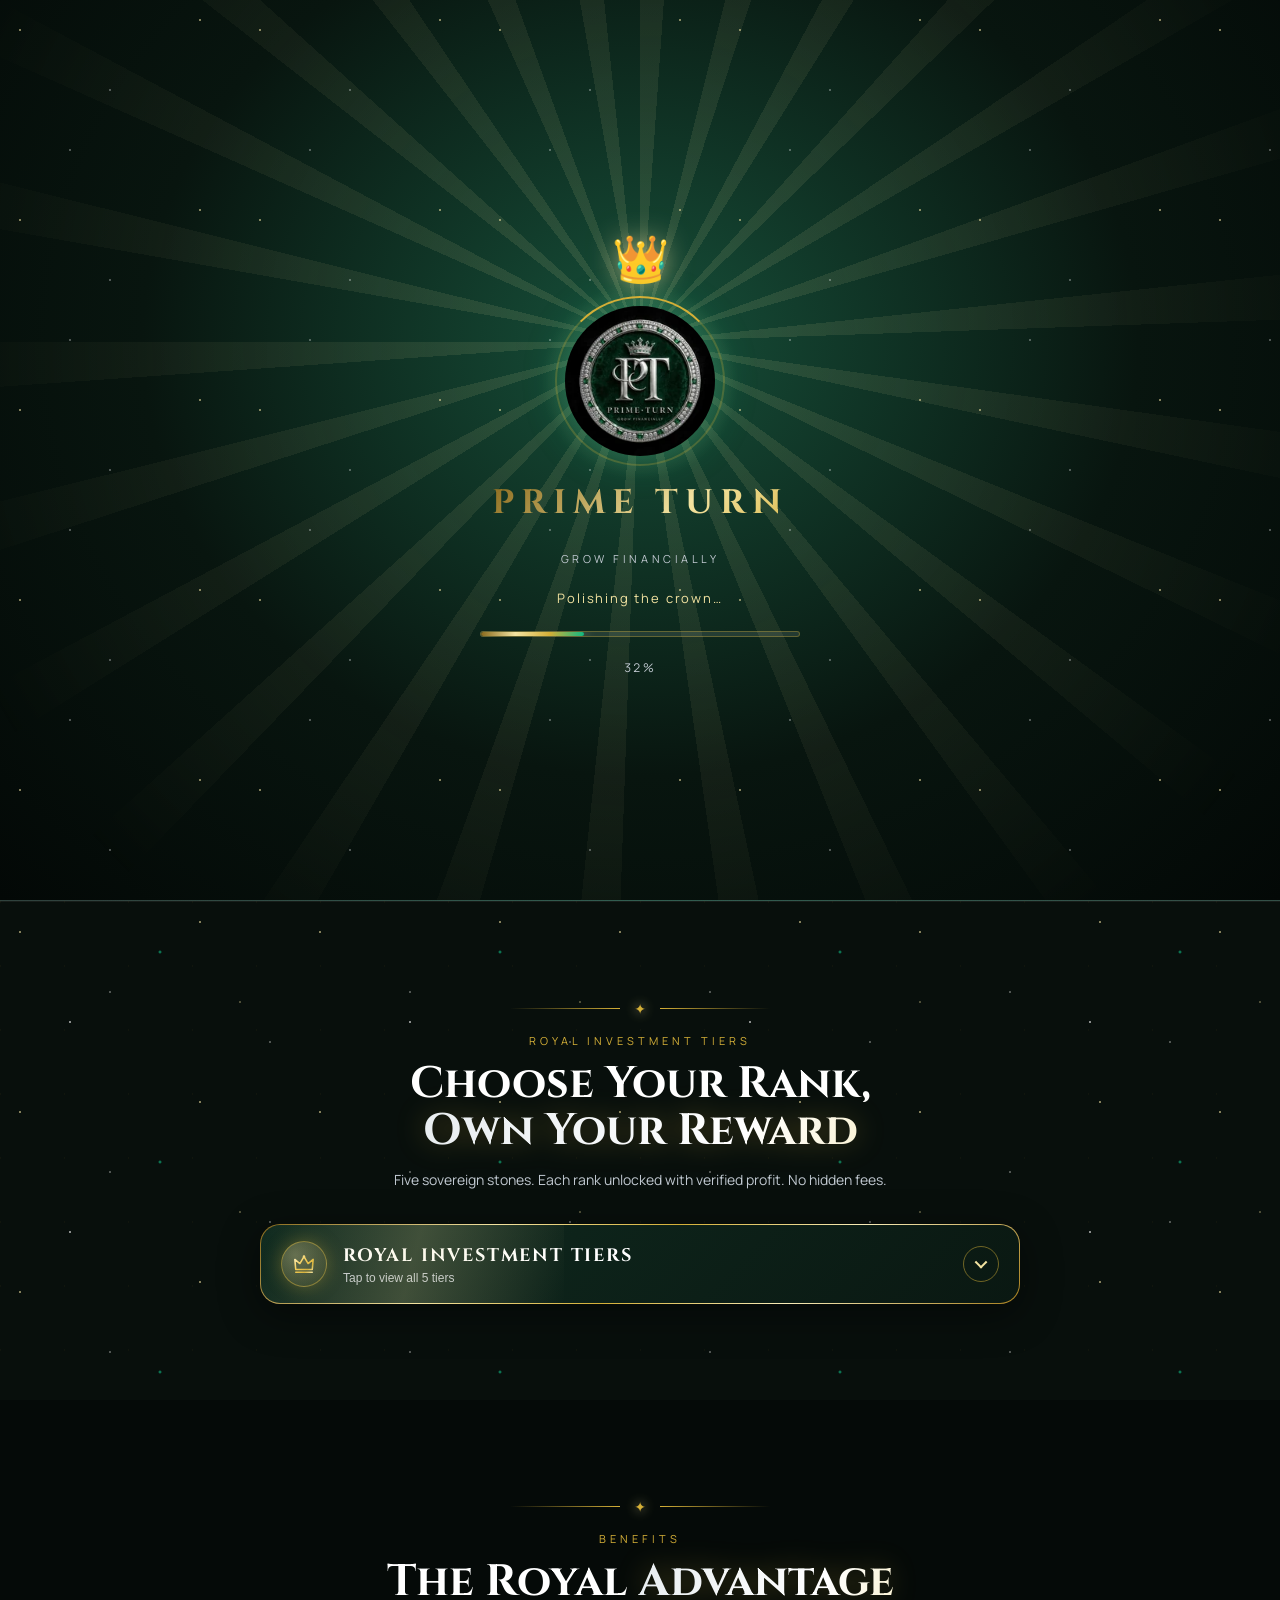
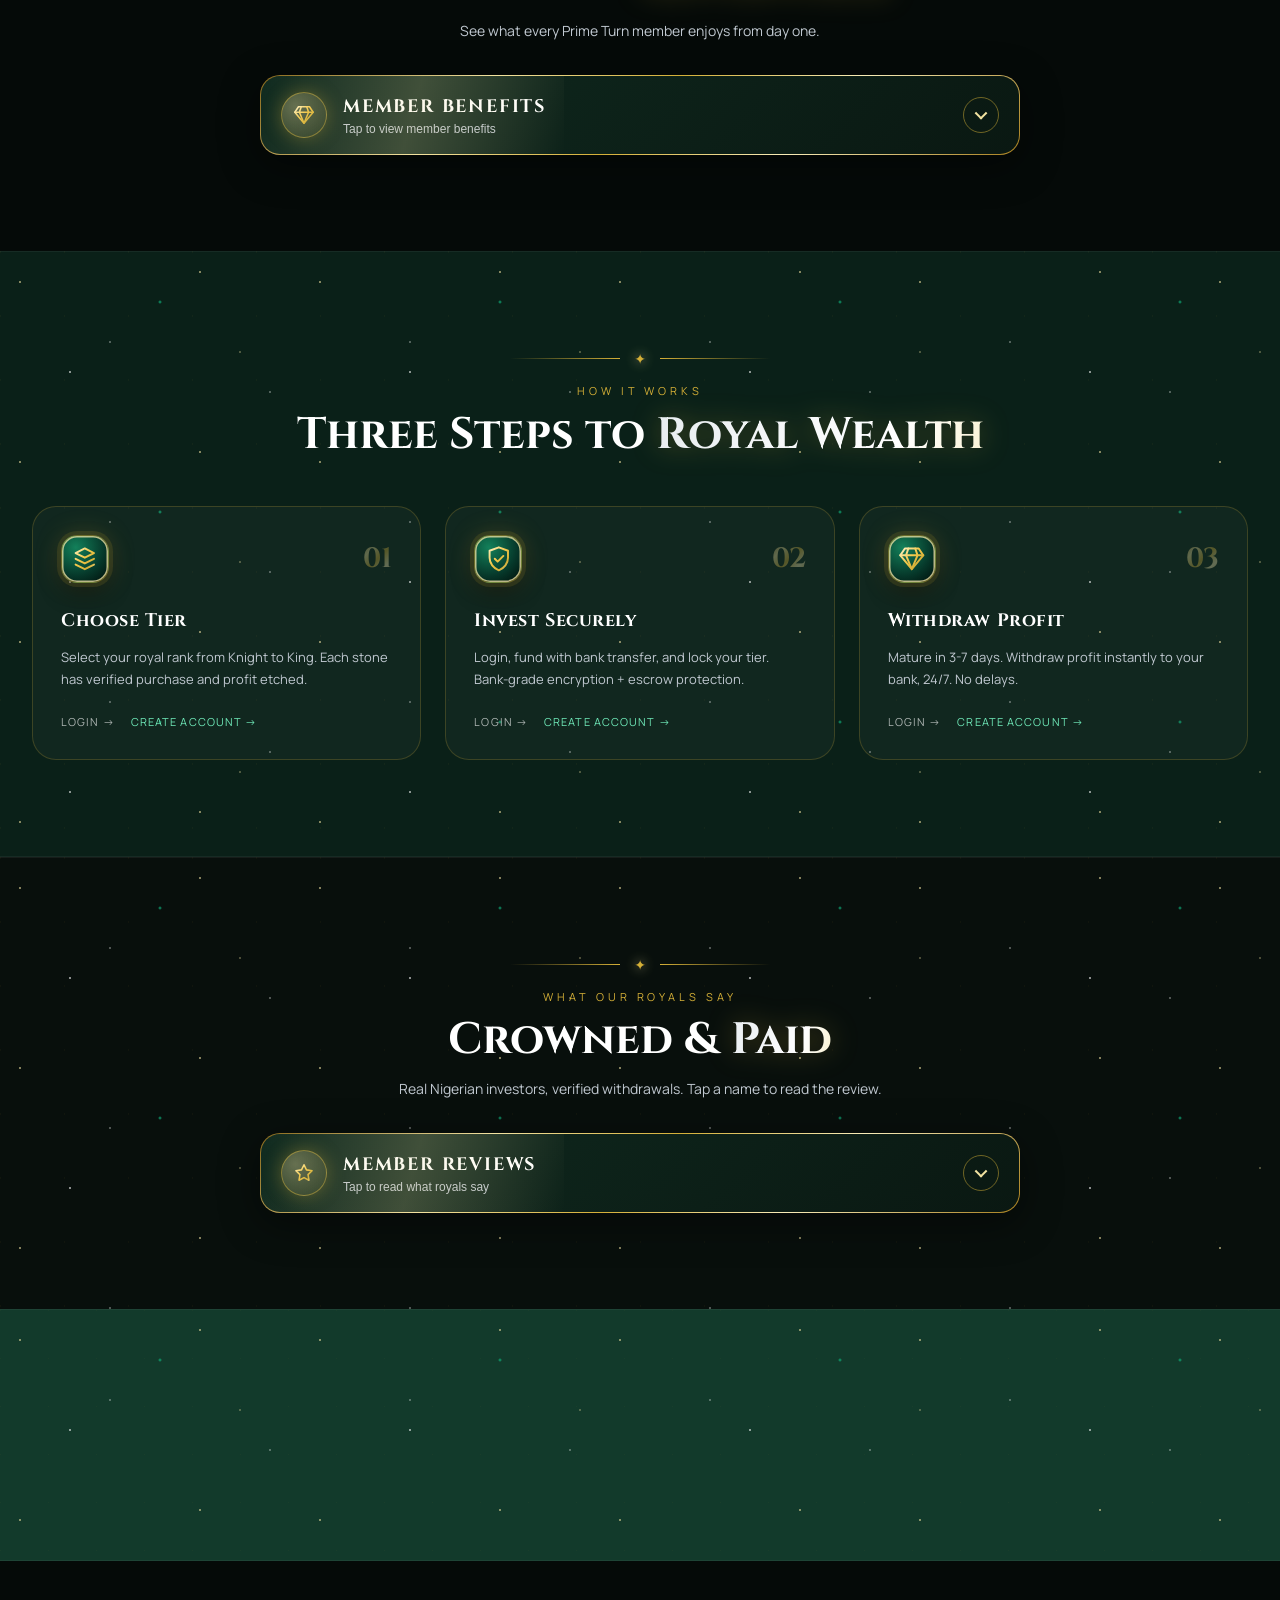
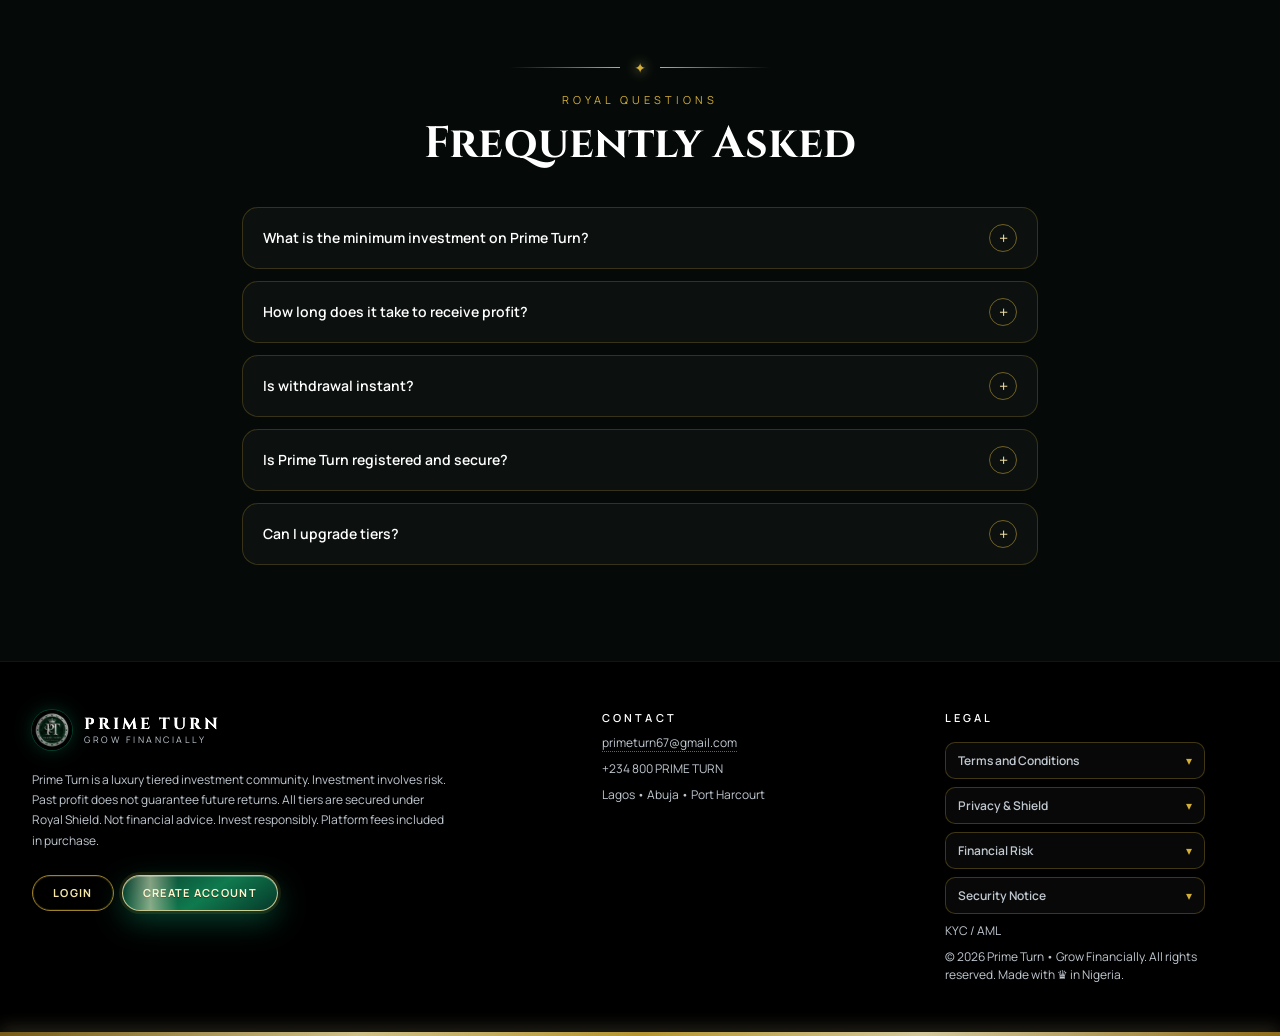
<file: index.html>
<!DOCTYPE html>
<html lang="en" class="rt-site">
<head>
<meta charset="UTF-8">
<meta name="viewport" content="width=device-width, initial-scale=1, viewport-fit=cover">
<title>Prime Turn — Grow Financially</title>
<meta name="description" content="Prime Turn: royal investment tiers from Knight to King. Create an account and start growing financially.">
<meta name="theme-color" content="#050A08">
<link rel="manifest" href="manifest.webmanifest">
<link rel="apple-touch-icon" href="icons/apple-touch-icon.png">
<meta name="mobile-web-app-capable" content="yes">
<meta name="apple-mobile-web-app-capable" content="yes">
<meta name="apple-mobile-web-app-status-bar-style" content="black">
<meta name="apple-mobile-web-app-title" content="Prime Turn">
<meta name="application-name" content="Prime Turn">
<meta name="format-detection" content="telephone=no">
<script src="pwa.js" defer></script>
<link rel="icon" href="assets/logo-96.webp" type="image/webp">
<link rel="preload" as="image" href="assets/hero.webp" type="image/webp" fetchpriority="high">
<link rel="preconnect" href="https://fonts.googleapis.com">
<link rel="preconnect" href="https://fonts.gstatic.com" crossorigin>
<link rel="stylesheet" href="https://fonts.googleapis.com/css2?family=Cinzel:wght@600;700&family=Manrope:wght@400;600;700&display=swap" media="print" onload="this.media='all'">
<noscript><style>#loader{display:none!important}body.loading{overflow:auto!important}
</style><link rel="stylesheet" href="https://fonts.googleapis.com/css2?family=Cinzel:wght@600;700&family=Manrope:wght@400;600;700&display=swap"></noscript>
<script>document.documentElement.classList.add("js");try{if(sessionStorage.getItem("pt_loaded")){document.documentElement.classList.add("seen")}}catch(e){}</script>
<style>
.seen #loader{display:none}.seen body.loading{overflow:auto}
:root{--bg:#050A08;--deep:#0A2018;--mid:#123A2B;--silver:#C0C8D0;--bright:#E8EDF0;--em:#10B981;--em2:#059669;--gold:#D4AF37;--line:rgba(255,255,255,.1);--disp:'Cinzel',Georgia,'Times New Roman',serif;--body:'Manrope',system-ui,-apple-system,'Segoe UI',Roboto,sans-serif}
*,*::before,*::after{box-sizing:border-box}
html{scroll-behavior:smooth;-webkit-text-size-adjust:100%}
body{margin:0;background:var(--bg);color:var(--bright);font-family:var(--body);line-height:1.5;overflow-x:hidden}
img{display:block;max-width:100%;height:auto}
a{color:inherit;text-decoration:none}
h1,h2,h3,p{margin:0}
h2,h3,.brand b{font-family:var(--disp)}
:focus-visible{outline:2px solid var(--em);outline-offset:3px}
.wrap{max-width:1280px;margin:0 auto;padding:0 max(16px,env(safe-area-inset-left)) 0 max(16px,env(safe-area-inset-right))}
@media(min-width:640px){.wrap{padding-left:max(24px,env(safe-area-inset-left));padding-right:max(24px,env(safe-area-inset-right))}}
@media(min-width:1024px){.wrap{padding-left:32px;padding-right:32px}}
.metal{background:linear-gradient(105deg,#C0C8D0,#E8EDF0 25%,#fff 50%,#C0C8D0 75%,#9CA3AF);-webkit-background-clip:text;background-clip:text;-webkit-text-fill-color:transparent;color:transparent}
.eyebrow{font-size:11px;letter-spacing:.32em;text-transform:uppercase;color:var(--em)}
/* buttons */
.btn{display:inline-flex;align-items:center;justify-content:center;height:44px;padding:0 24px;border-radius:999px;font-size:12px;font-weight:700;letter-spacing:.12em;text-transform:uppercase;white-space:nowrap;cursor:pointer;border:1px solid transparent;transition:box-shadow .2s,background .2s,border-color .2s}
.btn-em{background:linear-gradient(#10B981,#059669);color:#fff;box-shadow:0 0 20px rgba(16,185,129,.35)}
.btn-em:hover{box-shadow:0 0 28px rgba(16,185,129,.55)}
.btn-line{border-color:rgba(192,200,208,.35);color:var(--bright)}
.btn-line:hover{border-color:#fff;color:#fff}
.btn-silver{background:linear-gradient(#E8EDF0,#C0C8D0);color:var(--deep);box-shadow:0 8px 24px rgba(232,237,240,.2)}
.btn-white{background:#fff;color:#000}
/* header */
header{position:sticky;top:0;padding-top:env(safe-area-inset-top);z-index:40;background:rgba(5,10,8,.96);border-bottom:1px solid rgba(16,185,129,.25)}
@supports(backdrop-filter:blur(1px)){header{background:rgba(5,10,8,.88);backdrop-filter:blur(14px)}}
.bar{display:flex;align-items:center;justify-content:space-between;height:68px;gap:12px}
.brand{display:flex;align-items:center;gap:12px;line-height:1}
.brand img{width:36px;height:36px;border-radius:50%;box-shadow:0 0 0 1px rgba(16,185,129,.25),0 0 20px rgba(16,185,129,.25)}
.brand b{font-size:16px;letter-spacing:.18em;color:#fff}.brand b span{color:var(--em)}
.brand small{display:block;font-size:9px;letter-spacing:.28em;color:var(--silver);margin-top:3px}
nav.main{display:none;gap:32px}
nav.main a{font-size:13px;letter-spacing:.12em;text-transform:uppercase;color:var(--silver);transition:color .2s}
nav.main a:hover{color:#fff}
.actions{display:none;gap:12px}.actions .btn{height:36px;padding:0 22px}
.burger{width:40px;height:40px;border-radius:50%;border:1px solid var(--line);background:none;display:grid;place-content:center;gap:4px;cursor:pointer}
.burger i{display:block;width:16px;height:2px;background:#fff}
.mobile{display:none;border-top:1px solid var(--line);background:#050A08;padding:20px 16px}
.mobile.open{display:block}
.mobile a.l{display:block;padding:10px 0;font-size:14px;letter-spacing:.1em;text-transform:uppercase;color:var(--silver)}
.mobile .row{display:flex;gap:12px;margin-top:12px}.mobile .row .btn{flex:1}
@media(min-width:1024px){nav.main,.actions{display:flex}.burger,.mobile{display:none!important}}
/* hero image */
#home{background:radial-gradient(ellipse at 50% 0,rgba(16,185,129,.18),transparent 60%),linear-gradient(160deg,#0A2018,#123A2B 50%,#0A2018);border-bottom:1px solid rgba(192,200,208,.2)}
.hero-grid{display:flex;flex-direction:column;align-items:center}
.hero-img{width:100%;display:grid;place-items:center;background:#06140e}
.hero-img img{width:auto;max-width:100%;height:auto;max-height:calc(100vh - 68px);max-height:calc(100svh - 68px);aspect-ratio:1024/1536}
.hero-copy{width:100%;max-width:640px;padding:28px 16px 48px;text-align:center}
.hero-copy h1{font-family:var(--disp);font-weight:700;line-height:1;font-size:clamp(28px,7vw,56px);color:#fff}
.hero-copy h1 span{display:block}
.hero-copy p{margin:16px auto 0;max-width:520px;font-size:clamp(14px,2.2vw,17px);line-height:1.7;color:var(--silver)}
.cta{display:flex;flex-wrap:wrap;gap:12px;justify-content:center;margin-top:24px}
.cta .btn{height:48px;padding:0 28px}
.stats{display:grid;grid-template-columns:repeat(3,1fr);max-width:460px;margin:28px auto 0;padding:16px;border:1px solid var(--line);border-radius:16px;background:rgba(255,255,255,.03);text-align:center}
.stats div+div{border-left:1px solid var(--line)}
.stats b{display:block;font-family:var(--disp);font-size:clamp(16px,4.5vw,22px);color:#fff}
.stats small{display:block;margin-top:4px;font-size:10px;letter-spacing:.18em;text-transform:uppercase;color:var(--silver)}
@media(min-width:1024px){
 .hero-grid{flex-direction:row;justify-content:center;gap:clamp(32px,5vw,80px);max-width:1280px;margin:0 auto;padding:0 32px}
 .hero-img{width:auto;flex:none;background:none;padding:0}
 .hero-img img{border-radius:0}
 .hero-copy{text-align:left;padding:48px 0;flex:1;max-width:560px}
 .hero-copy p{margin-left:0}.cta{justify-content:flex-start}.stats{margin-left:0}
}
/* sections */
section{scroll-margin-top:72px}
.sec{padding:clamp(48px,9vw,96px) 0}
.alt{background:#080F0C;border-top:1px solid rgba(255,255,255,.06)}
.head{display:flex;flex-direction:column;gap:20px;margin-bottom:40px}
@media(min-width:1024px){.head{flex-direction:row;justify-content:space-between;align-items:flex-end}}
h2{font-size:clamp(28px,6vw,44px);font-weight:700;line-height:1.05;color:#fff;margin-top:12px}
.head p{max-width:420px;font-size:14px;line-height:1.6;color:var(--silver)}
.head .row{display:flex;gap:8px;margin-top:16px}.head .btn{height:34px;padding:0 16px;font-size:11px}
/* tiers */
.grid{display:flex;flex-wrap:wrap;justify-content:center;gap:20px}
.grid>.tier{flex:1 1 min(100%,300px);max-width:440px}
@media(min-width:640px){.grid{gap:24px}}
.tier{display:flex;flex-direction:column;border-radius:28px;border:1px solid var(--bd);background:#0B1912;overflow:hidden}
.tier img{width:100%;aspect-ratio:3/2;background:#000}
.tier-body{display:flex;flex-direction:column;gap:16px;padding:20px;flex:1}
.tier-head{display:flex;justify-content:space-between;align-items:center}
.tier h3{font-size:18px;letter-spacing:.14em;color:#fff}
.tier-head p{margin-top:4px;font-size:11px;color:var(--silver)}
.dot{width:40px;height:40px;border-radius:50%;display:grid;place-items:center;border:1px solid var(--bd);color:var(--c);font-size:12px}
.tier-nums{display:grid;grid-template-columns:1fr 1fr;gap:8px;margin-top:auto}
.tier-nums div{padding:12px;border-radius:12px;border:1px solid var(--line);background:rgba(255,255,255,.04)}
.tier-nums .pro{background:rgba(16,185,129,.1);border-color:rgba(16,185,129,.2)}
.tier-nums small{display:block;font-size:10px;letter-spacing:.1em;text-transform:uppercase;color:var(--silver)}
.tier-nums .pro small{color:#6EE7B7}
.tier-nums b{display:block;margin-top:4px;font-size:14px;color:#fff}
.tier-btn{display:grid;place-items:center;height:44px;border-radius:999px;background:var(--c);color:var(--tc);border:1px solid var(--bd);font-size:13px;font-weight:700;letter-spacing:.12em;text-transform:uppercase;transition:transform .15s}
.tier-btn:active{transform:scale(.98)}
.tier-foot{text-align:center;font-size:10px;letter-spacing:.1em;text-transform:uppercase;color:rgba(255,255,255,.45)}.tier-foot a:hover{color:#fff}
.bonus{margin-top:40px;padding:16px 20px;border-radius:20px;border:1px solid rgba(212,175,55,.2);background:linear-gradient(90deg,rgba(212,175,55,.08),rgba(16,185,129,.08));display:flex;flex-direction:column;gap:16px;align-items:flex-start;justify-content:space-between}
@media(min-width:640px){.bonus{flex-direction:row;align-items:center}}
.bonus .btn{white-space:normal;height:auto;min-height:44px;padding:10px 20px;text-align:center;max-width:100%}.bonus b{display:block;font-size:13px;color:#fff}.bonus span{font-size:12px;color:var(--silver)}
/* how */
.how{background:var(--deep);border-block:1px solid rgba(255,255,255,.05)}
.steps{display:grid;gap:24px;margin-top:48px}@media(min-width:768px){.steps{grid-template-columns:repeat(3,1fr)}}
.step{padding:28px;border-radius:24px;border:1px solid var(--line);background:rgba(255,255,255,.03)}
.step .top{display:flex;justify-content:space-between;align-items:center}
.step .ic{width:48px;height:48px;border-radius:50%;display:grid;place-items:center;font-size:20px;background:rgba(16,185,129,.15);border:1px solid rgba(16,185,129,.2)}
.step .n{font-family:var(--disp);font-size:28px;font-weight:700;color:rgba(255,255,255,.1)}
.step h3{margin-top:24px;font-size:18px;letter-spacing:.03em;color:#fff}
.step p{margin-top:12px;font-size:13px;line-height:1.7;color:var(--silver)}
.step .row{margin-top:24px;display:flex;gap:16px;font-size:11px;letter-spacing:.1em;text-transform:uppercase}
.step .row a:first-child{color:rgba(255,255,255,.65)}.step .row a:last-child{color:#6EE7B7}.step .row a:hover{color:#fff}
/* accordions */
.narrow{max-width:860px;margin:0 auto}
.list{display:grid;gap:12px;margin-top:40px}
.acc{border:1px solid var(--line);border-radius:16px;background:rgba(255,255,255,.03);overflow:hidden}
.acc summary{display:flex;align-items:center;gap:14px;padding:16px 20px;cursor:pointer;list-style:none}
.acc summary::-webkit-details-marker{display:none}
.acc .q{flex:1;font-size:14px;font-weight:600;color:#fff}
.pm{flex:none;width:28px;height:28px;border-radius:50%;display:grid;place-items:center;border:1px solid rgba(255,255,255,.15);color:#fff;transition:transform .2s}
.acc[open] .pm{transform:rotate(45deg)}
.acc-body{padding:0 20px 20px;font-size:13px;line-height:1.7;color:var(--silver)}
.rev .av{flex:none;width:40px;height:40px;border-radius:50%;display:grid;place-items:center;font-size:12px;font-weight:700;color:#fff;background:linear-gradient(135deg,#10B981,#123A2B)}
.rev .who{flex:1;min-width:0}.rev .who b{display:block;font-size:13px;color:#fff}.rev .who small{display:block;margin-top:2px;font-size:11px;color:#6EE7B7}
.stars{display:none;font-size:11px;color:var(--gold);letter-spacing:1px}@media(min-width:560px){.stars{display:block}}
.rev p:first-child{font-size:14px;color:var(--bright)}
.ver{margin-top:14px;font-size:10px;letter-spacing:.12em;text-transform:uppercase;color:rgba(255,255,255,.4)}.ver a{text-decoration:underline;text-underline-offset:3px}
/* trust */
.trust{background:var(--mid);border-block:1px solid rgba(255,255,255,.05);padding:56px 0}
.trust .grid{display:grid;grid-template-columns:repeat(auto-fit,minmax(min(100%,200px),1fr));gap:16px}.trust .it{max-width:none}
.trust .it{padding:20px;border-radius:16px;border:1px solid var(--line);background:rgba(0,0,0,.2)}
.trust .it i{font-style:normal;font-size:20px}.trust .it b{display:block;margin-top:12px;font-family:var(--disp);font-size:13px;letter-spacing:.03em;text-transform:uppercase;color:#fff}.trust .it span{display:block;margin-top:4px;font-size:11px;color:var(--silver)}
/* footer */
footer{background:#000;border-top:1px solid rgba(16,185,129,.15)}
.fgrid{display:grid;gap:40px;padding:48px 0}@media(min-width:768px){.fgrid{grid-template-columns:1.4fr .8fr .8fr}}
footer .brand img{width:40px;height:40px}
footer p.d{margin-top:20px;max-width:420px;font-size:12px;line-height:1.7;color:var(--silver)}
footer .row{display:flex;gap:8px;margin-top:24px}footer .row .btn{height:36px;padding:0 20px;font-size:11px}
footer h4{margin:0;font-size:11px;font-weight:600;letter-spacing:.28em;text-transform:uppercase;color:#fff}
footer .col div{margin-top:8px;font-size:12px;color:var(--silver)}footer h4+div{margin-top:16px}
.copy{margin-top:24px;font-size:10px;color:rgba(255,255,255,.35)}
.rule{height:3px;background:linear-gradient(90deg,#C0C8D0,#D4AF37,#10B981);opacity:.6}
@media(max-width:380px){.brand b{font-size:14px;letter-spacing:.12em}.btn{padding:0 18px}.cta .btn{padding:0 22px}.tier-body{padding:16px}.step{padding:22px}}
@media(min-width:1600px){html{font-size:17px}}
/* preloader */
#loader{position:fixed;inset:0;z-index:100;display:flex;flex-direction:column;align-items:center;justify-content:center;gap:22px;padding:24px;text-align:center;background:radial-gradient(ellipse at 50% 35%,#123A2B,#050A08 70%);transition:opacity .7s ease,visibility .7s}
#loader.done{opacity:0;visibility:hidden}
.ld-logo{position:relative;width:min(36vw,150px);aspect-ratio:1}
.ld-logo img{width:100%;height:100%;border-radius:50%;box-shadow:0 0 40px rgba(16,185,129,.35)}
.ld-logo::before{content:"";position:absolute;inset:-10px;border-radius:50%;border:2px solid rgba(212,175,55,.25);border-top-color:var(--gold);animation:spin 1.6s linear infinite}
@keyframes spin{to{transform:rotate(360deg)}}
.ld-name{font-family:var(--disp);font-weight:700;font-size:clamp(22px,6vw,34px);letter-spacing:.2em;color:#fff}.ld-name span{color:var(--em)}
.ld-tag{font-size:11px;letter-spacing:.32em;color:var(--silver)}
.ld-track{width:min(320px,76vw);height:6px;border-radius:99px;background:rgba(255,255,255,.1);overflow:hidden}
.ld-fill{height:100%;width:0;border-radius:99px;background:linear-gradient(90deg,#C0C8D0,#D4AF37,#10B981)}
.ld-pct{font-size:12px;letter-spacing:.2em;color:var(--silver);font-variant-numeric:tabular-nums}
body.loading{overflow:hidden}
@media(prefers-reduced-motion:reduce){.ld-logo::before{animation:none}}
@media(prefers-reduced-motion:reduce){html{scroll-behavior:auto}*{transition:none!important}}

/* ================= ROYAL EXECUTIVE UPGRADE ================= */
:root{--gold2:#F3E3A1;--gold3:#8A6A1C;--foil:linear-gradient(135deg,#8A6A1C,#F3E3A1 28%,#D4AF37 50%,#F8ECB8 72%,#A8801F)}
body{background:#050A08}
.eyebrow{color:var(--gold);letter-spacing:.36em}
.metal{background-image:linear-gradient(105deg,#E8EDF0,#fff 30%,#F3E3A1 55%,#D4AF37 75%,#F3E3A1)}
.sec-head{text-align:center;max-width:720px;margin:0 auto 32px}
.sec-head p{margin:14px auto 0;max-width:520px;font-size:14px;line-height:1.7;color:var(--silver)}
.orn{display:flex;align-items:center;justify-content:center;gap:14px;color:var(--gold);margin-bottom:14px;font-size:14px}
.orn i{display:block;height:1px;width:min(110px,22vw);background:linear-gradient(90deg,transparent,var(--gold))}
.orn i:last-child{background:linear-gradient(270deg,transparent,var(--gold))}
.alt,.how{background-image:linear-gradient(135deg,rgba(212,175,55,.045) 1px,transparent 1px),linear-gradient(45deg,rgba(212,175,55,.045) 1px,transparent 1px);background-size:64px 64px;background-color:#080F0C}
.how{background-color:var(--deep)}
header{border-bottom:0}
header::after{content:"";position:absolute;left:0;right:0;bottom:0;height:1px;background:linear-gradient(90deg,transparent,var(--gold),transparent);opacity:.7}
.brand b{background:linear-gradient(#fff,#E8EDF0);-webkit-background-clip:text;background-clip:text}
/* gold-trimmed buttons with sheen */
.btn{position:relative;overflow:hidden;isolation:isolate}
.btn::after{content:"";position:absolute;inset:0;z-index:-1;background:linear-gradient(110deg,transparent 35%,rgba(255,255,255,.38) 50%,transparent 65%);transform:translateX(-120%);transition:transform .7s}
.btn:hover::after{transform:translateX(120%)}
.btn-em{background:linear-gradient(180deg,#14C78F,#059669);border-color:rgba(243,227,161,.55);box-shadow:0 0 0 1px rgba(0,0,0,.3) inset,0 6px 24px rgba(16,185,129,.4)}
.btn-line{border-color:rgba(212,175,55,.5)}.btn-line:hover{border-color:var(--gold2);color:var(--gold2)}
.btn-silver{border-color:rgba(243,227,161,.6)}
.btn-white{background:var(--foil);color:#1b1405;border-color:rgba(255,255,255,.4)}
/* hero polish */
#home{position:relative}
#home::before{content:"";position:absolute;inset:0;pointer-events:none;background:radial-gradient(1.5px 1.5px at 12% 22%,rgba(243,227,161,.9),transparent),radial-gradient(1.5px 1.5px at 82% 12%,#fff,transparent),radial-gradient(2px 2px at 92% 62%,rgba(243,227,161,.8),transparent),radial-gradient(1.5px 1.5px at 6% 78%,#fff,transparent),radial-gradient(1.5px 1.5px at 70% 88%,rgba(16,185,129,.9),transparent);opacity:.7}
.hero-img img{box-shadow:0 0 0 1px rgba(212,175,55,.45),0 30px 80px rgba(0,0,0,.6),0 0 60px rgba(16,185,129,.18)}
.hero-copy h1{text-shadow:0 2px 30px rgba(0,0,0,.5)}
.stats{border-color:rgba(212,175,55,.35);background:linear-gradient(180deg,rgba(255,255,255,.06),rgba(255,255,255,.02))}
.stats b{background:var(--foil);-webkit-background-clip:text;background-clip:text;-webkit-text-fill-color:transparent;color:transparent}
/* dropdown toggle + panel */
.toggle{display:flex;align-items:center;gap:16px;width:100%;max-width:760px;margin:0 auto;padding:16px 20px;text-align:left;cursor:pointer;color:#fff;border:1px solid transparent;border-radius:20px;background:linear-gradient(135deg,#0F2A1F,#0A1812) padding-box,var(--foil) border-box;box-shadow:0 10px 40px rgba(0,0,0,.45);transition:box-shadow .25s,transform .15s}
.toggle:hover{box-shadow:0 10px 44px rgba(212,175,55,.22)}
.toggle:active{transform:scale(.99)}
.t-ic{flex:none;width:46px;height:46px;border-radius:50%;display:grid;place-items:center;font-size:20px;background:radial-gradient(circle at 30% 30%,rgba(243,227,161,.35),rgba(212,175,55,.08));border:1px solid rgba(212,175,55,.5)}
.t-txt{flex:1;min-width:0}.t-txt b{display:block;font-family:var(--disp);font-size:clamp(15px,3.6vw,18px);letter-spacing:.1em;text-transform:uppercase}
.t-txt small{display:block;margin-top:3px;font-size:12px;color:var(--silver)}
.chev{flex:none;width:36px;height:36px;border-radius:50%;border:1px solid rgba(212,175,55,.5);position:relative;transition:transform .4s,background .3s}
.chev::before{content:"";position:absolute;left:50%;top:50%;width:9px;height:9px;border-right:2px solid var(--gold2);border-bottom:2px solid var(--gold2);transform:translate(-50%,-70%) rotate(45deg)}
.toggle[aria-expanded="true"] .chev{transform:rotate(180deg);background:rgba(212,175,55,.12)}
.panel{display:grid;grid-template-rows:0fr;transition:grid-template-rows .55s cubic-bezier(.3,.7,.2,1),opacity .4s;opacity:0}
.panel.open{grid-template-rows:1fr;opacity:1}
.panel-in{overflow:hidden;min-height:0}
.panel-pad{padding-top:32px}
.row-ctas{display:flex;flex-wrap:wrap;gap:12px;justify-content:center;margin-bottom:28px}
.risk{margin:24px auto 0;max-width:640px;text-align:center;font-size:11px;line-height:1.7;color:rgba(255,255,255,.5)}
/* tier cards: gold foil frame */
.tier{border:1px solid transparent;background:linear-gradient(#0B1912,#0B1912) padding-box,linear-gradient(140deg,rgba(243,227,161,.75),var(--bd) 45%,rgba(243,227,161,.4)) border-box;box-shadow:0 18px 50px rgba(0,0,0,.45)}
@media(hover:hover){.tier{transition:transform .3s,box-shadow .3s}.tier:hover{transform:translateY(-6px);box-shadow:0 26px 60px rgba(0,0,0,.55),0 0 40px rgba(212,175,55,.12)}}
.tier h3{background:var(--foil);-webkit-background-clip:text;background-clip:text;-webkit-text-fill-color:transparent;color:transparent}
.tier-btn{box-shadow:0 8px 22px rgba(0,0,0,.35),inset 0 1px 0 rgba(255,255,255,.35)}
.bonus{border-color:rgba(212,175,55,.45)}
/* benefits slider */
.slider{position:relative;max-width:1100px;margin:0 auto}
.track{display:flex;align-items:center;gap:16px;overflow-x:auto;scroll-snap-type:x mandatory;scrollbar-width:none;-webkit-overflow-scrolling:touch;border-radius:24px}
.track::-webkit-scrollbar{display:none}
.slide{flex:0 0 100%;margin:0;scroll-snap-align:center}
.slide a{display:block;border-radius:24px;overflow:hidden;border:1px solid rgba(212,175,55,.5);box-shadow:0 20px 60px rgba(0,0,0,.5)}
.slide img{width:100%;height:auto}
.slide figcaption{padding:14px 6px 0;text-align:center}
.slide figcaption b{display:block;font-family:var(--disp);font-size:15px;letter-spacing:.08em;color:#fff}
.slide figcaption span{display:block;margin-top:2px;font-size:12px;color:var(--silver)}
.arrow{position:absolute;top:42%;width:44px;height:44px;border-radius:50%;border:1px solid rgba(212,175,55,.6);background:rgba(5,10,8,.75);color:var(--gold2);font-size:26px;line-height:1;cursor:pointer;display:none;place-items:center}
@media(min-width:700px){.arrow{display:grid}}
.prev{left:-12px}.next{right:-12px}
.arrow:hover{background:rgba(212,175,55,.2)}
.dots{display:flex;justify-content:center;gap:8px;margin-top:14px}
.dots i{width:8px;height:8px;border-radius:99px;background:rgba(255,255,255,.2);transition:width .3s,background .3s}
.dots i.on{width:26px;background:var(--foil)}
.perks{display:grid;grid-template-columns:repeat(auto-fit,minmax(min(100%,230px),1fr));gap:14px;margin:32px auto;max-width:1100px}
.perk{padding:20px;border-radius:18px;border:1px solid rgba(212,175,55,.25);background:linear-gradient(180deg,rgba(255,255,255,.05),rgba(255,255,255,.015))}
.perk i{font-style:normal;font-size:22px}.perk b{display:block;margin-top:10px;font-size:14px;color:#fff}.perk span{display:block;margin-top:4px;font-size:12px;line-height:1.6;color:var(--silver)}
/* steps / trust / accordions in gold */
.step,.trust .it,.acc{border-color:rgba(212,175,55,.22)}
.step .ic{border-color:rgba(212,175,55,.5);background:radial-gradient(circle at 30% 30%,rgba(243,227,161,.25),rgba(16,185,129,.12))}
.step .n{background:var(--foil);-webkit-background-clip:text;background-clip:text;-webkit-text-fill-color:transparent;color:transparent;opacity:.35}
.acc[open]{border-color:rgba(212,175,55,.5);background:rgba(212,175,55,.05)}
.pm{border-color:rgba(212,175,55,.5);color:var(--gold2)}
.rev .av{background:var(--foil);color:#1b1405;box-shadow:0 0 0 2px rgba(5,10,8,1),0 0 0 3px rgba(212,175,55,.6)}
.trust .it i{display:grid;place-items:center;width:44px;height:44px;border-radius:50%;border:1px solid rgba(212,175,55,.45);background:rgba(212,175,55,.08)}
.trust{background-image:linear-gradient(135deg,rgba(212,175,55,.04) 1px,transparent 1px);background-size:48px 48px}
footer .rule{background:var(--foil);opacity:.85}
/* reveal + back to top */
.js .rv{opacity:0;transform:translateY(16px);transition:opacity .7s ease,transform .7s ease}
.js .rv.in{opacity:1;transform:none}
.totop{position:fixed;right:max(16px,env(safe-area-inset-right));bottom:max(16px,env(safe-area-inset-bottom));z-index:45;width:44px;height:44px;border-radius:50%;border:1px solid rgba(212,175,55,.7);background:rgba(5,10,8,.85);color:var(--gold2);font-size:20px;cursor:pointer;opacity:0;visibility:hidden;transform:translateY(10px);transition:.3s}
.totop.show{opacity:1;visibility:visible;transform:none}
@media(prefers-reduced-motion:reduce){.js .rv{opacity:1;transform:none}.panel{transition:none}.btn::after{display:none}}

/* ================= HEAVENLY ROYAL MAGNIFICENCE ================= */
@property --ang{syntax:"<angle>";inherits:false;initial-value:0deg}
@keyframes spin{to{transform:rotate(360deg)}}
@keyframes angle{to{--ang:360deg}}
@keyframes foil{to{background-position:-250% 0}}
@keyframes floaty{0%,100%{transform:translateY(0)}50%{transform:translateY(-10px)}}
@keyframes sweep{0%,55%{transform:translateX(-130%) skewX(-18deg)}100%{transform:translateX(230%) skewX(-18deg)}}
@keyframes twinkle{from{opacity:.15}to{opacity:.9}}
@keyframes rise{from{opacity:0;transform:translateY(26px)}to{opacity:1;transform:none}}
@keyframes pulse{0%,100%{box-shadow:0 0 0 1px rgba(212,175,55,.45),0 30px 80px rgba(0,0,0,.6),0 0 40px rgba(16,185,129,.18)}50%{box-shadow:0 0 0 1px rgba(243,227,161,.8),0 30px 80px rgba(0,0,0,.6),0 0 90px rgba(243,227,161,.3)}}
@keyframes drop{0%{opacity:0;transform:translateY(-50px) rotate(-14deg) scale(.6)}60%{opacity:1;transform:translateY(6px) rotate(4deg) scale(1.05)}100%{transform:none;opacity:1}}
@keyframes msg{from{opacity:0;transform:translateY(6px)}to{opacity:1;transform:none}}
@keyframes halo{0%,100%{opacity:.5;transform:scale(1)}50%{opacity:1;transform:scale(1.12)}}
/* animated foil text */
.metal{background-size:250% 100%;animation:foil 7s linear infinite}
.tier h3,.stats b{background-size:250% 100%;animation:foil 9s linear infinite}
/* hero: heavenly light */
#home{overflow:hidden;isolation:isolate}
#home::after{content:"";position:absolute;left:50%;top:-10%;width:min(900px,120vw);aspect-ratio:1;transform:translateX(-50%);background:radial-gradient(circle,rgba(243,227,161,.22),rgba(16,185,129,.10) 40%,transparent 68%);z-index:-1;animation:halo 7s ease-in-out infinite;pointer-events:none}
.rays{position:absolute;left:50%;top:30%;width:130vmax;height:130vmax;margin:-65vmax 0 0 -65vmax;z-index:-1;pointer-events:none;background:repeating-conic-gradient(from 0deg,rgba(243,227,161,.11) 0 5deg,transparent 5deg 15deg);-webkit-mask-image:radial-gradient(circle,#000 0,transparent 62%);mask-image:radial-gradient(circle,#000 0,transparent 62%);animation:spin 160s linear infinite;will-change:transform}
#dust{position:absolute;inset:0;width:100%;height:100%;z-index:0;pointer-events:none}
.hero-grid{position:relative;z-index:1}
.frame{position:relative;overflow:hidden;border-radius:18px;line-height:0;animation:floaty 8s ease-in-out infinite,pulse 6s ease-in-out infinite}
.hero-img img{box-shadow:none;border-radius:0}
.sweep{position:absolute;top:0;bottom:0;left:0;width:45%;background:linear-gradient(105deg,transparent,rgba(255,255,255,.28),transparent);animation:sweep 7s ease-in-out infinite;pointer-events:none}
.hero-grid{padding-top:18px}.hero-img img{max-height:calc(100vh - 68px - 36px);max-height:calc(100svh - 68px - 36px)}
@media(min-width:1024px){.hero-grid{padding-bottom:18px}}
/* hero entrance after loader */
.js .hero-copy>*{opacity:0}
.js.seen .hero-copy>*,.ready .hero-copy>*{animation:rise .9s cubic-bezier(.2,.7,.2,1) both;opacity:1}
.ready .hero-copy>*:nth-child(2){animation-delay:.12s}.ready .hero-copy>*:nth-child(3){animation-delay:.24s}.ready .hero-copy>*:nth-child(4){animation-delay:.36s}
.js .frame{opacity:0}.ready .frame{opacity:1;animation:rise 1.1s cubic-bezier(.2,.7,.2,1) both,floaty 8s ease-in-out 1.1s infinite,pulse 6s ease-in-out 1.1s infinite}
/* twinkling starlight in sections */
.alt,.how,.trust{position:relative;overflow:hidden}
.alt>.wrap,.how>.wrap,.trust>.wrap{position:relative;z-index:1}
.alt::before,.how::before,.trust::before,.alt::after,.how::after,.trust::after{content:"";position:absolute;inset:0;pointer-events:none;background-repeat:repeat}
.alt::before,.how::before,.trust::before{background-image:radial-gradient(1.5px 1.5px at 20px 30px,#F3E3A1,transparent),radial-gradient(1px 1px at 110px 90px,#fff,transparent),radial-gradient(1.5px 1.5px at 200px 20px,#F3E3A1,transparent),radial-gradient(1px 1px at 270px 140px,#fff,transparent);background-size:300px 180px;animation:twinkle 4.5s ease-in-out infinite alternate}
.alt::after,.how::after,.trust::after{background-image:radial-gradient(1.5px 1.5px at 70px 120px,#fff,transparent),radial-gradient(2px 2px at 160px 50px,rgba(16,185,129,.9),transparent),radial-gradient(1px 1px at 240px 100px,#F3E3A1,transparent);background-size:340px 210px;animation:twinkle 6.5s ease-in-out 1.5s infinite alternate}
/* ornaments draw in */
.orn span{display:inline-block;animation:spin 14s linear infinite;text-shadow:0 0 12px rgba(243,227,161,.9)}
.js .rv .orn i{transform:scaleX(0);transition:transform 1.1s cubic-bezier(.2,.7,.2,1) .25s}
.js .rv .orn i:first-child{transform-origin:right}.js .rv .orn i:last-child{transform-origin:left}
.js .rv.in .orn i{transform:scaleX(1)}
.js .step.rv:nth-child(2),.js .it.rv:nth-child(2){transition-delay:.12s}.js .step.rv:nth-child(3),.js .it.rv:nth-child(3){transition-delay:.24s}.js .it.rv:nth-child(4){transition-delay:.36s}
/* toggle sheen + glowing frame */
.toggle{position:relative;overflow:hidden}
.toggle::after{content:"";position:absolute;top:0;bottom:0;left:0;width:40%;background:linear-gradient(105deg,transparent,rgba(243,227,161,.22),transparent);animation:sweep 6s ease-in-out infinite;pointer-events:none}
.toggle[aria-expanded="true"]{box-shadow:0 10px 50px rgba(212,175,55,.3)}
.t-ic{box-shadow:0 0 18px rgba(212,175,55,.35)}
/* tier cards: rotating gold aura on hover */
@media(hover:hover){.tier:hover{background:linear-gradient(#0B1912,#0B1912) padding-box,conic-gradient(from var(--ang),#F3E3A1,var(--bd),#8A6A1C,#F3E3A1,var(--bd),#F3E3A1) border-box;animation:angle 4s linear infinite}.tier:hover img{transform:scale(1.03)}.tier img{transition:transform .8s cubic-bezier(.2,.7,.2,1)}.tier{overflow:hidden}}
.tier-btn{position:relative;overflow:hidden}
.tier-btn::after{content:"";position:absolute;inset:0;background:linear-gradient(110deg,transparent 35%,rgba(255,255,255,.45) 50%,transparent 65%);transform:translateX(-120%);transition:transform .8s}
.tier-btn:hover::after{transform:translateX(120%)}
.perk,.step,.trust .it,.acc{transition:transform .35s,border-color .35s,box-shadow .35s}
@media(hover:hover){.perk:hover,.step:hover,.trust .it:hover{transform:translateY(-5px);border-color:rgba(243,227,161,.6);box-shadow:0 16px 40px rgba(0,0,0,.4),0 0 30px rgba(212,175,55,.12)}}
.slide a{position:relative}
.slide a::after{content:"";position:absolute;inset:0;background:linear-gradient(105deg,transparent 40%,rgba(255,255,255,.14) 50%,transparent 60%);transform:translateX(-120%);animation:sweep 8s ease-in-out infinite;pointer-events:none}
.totop{box-shadow:0 0 22px rgba(212,175,55,.35)}
/* preloader: royal entrance */
#loader{overflow:hidden;background:radial-gradient(ellipse at 50% 38%,#17503a,#08150f 55%,#030806 100%)}
#loader>*{position:relative;z-index:1}
.ld-rays{position:absolute!important;left:50%;top:38%;width:150vmax;height:150vmax;margin:-75vmax 0 0 -75vmax;z-index:0!important;background:repeating-conic-gradient(from 0deg,rgba(243,227,161,.13) 0 4deg,transparent 4deg 14deg);-webkit-mask-image:radial-gradient(circle,#000 0,transparent 55%);mask-image:radial-gradient(circle,#000 0,transparent 55%);animation:spin 40s linear infinite}
.ld-stars{position:absolute!important;inset:0;z-index:0!important;background-image:radial-gradient(1.5px 1.5px at 20px 30px,#F3E3A1,transparent),radial-gradient(1px 1px at 110px 90px,#fff,transparent),radial-gradient(1.5px 1.5px at 200px 20px,#F3E3A1,transparent),radial-gradient(1px 1px at 70px 150px,#fff,transparent);background-size:240px 190px;animation:twinkle 2.2s ease-in-out infinite alternate}
.ld-crown{font-size:clamp(30px,8vw,46px);margin-bottom:-8px;animation:drop 1.1s cubic-bezier(.2,.8,.2,1) both;filter:drop-shadow(0 0 14px rgba(243,227,161,.7))}
.ld-logo{animation:rise 1s .2s both}
.ld-logo::after{content:"";position:absolute;inset:-34px;border-radius:50%;background:radial-gradient(circle,rgba(243,227,161,.35),transparent 65%);animation:halo 3s ease-in-out infinite;z-index:-1}
.ld-name{background:var(--foil);-webkit-background-clip:text;background-clip:text;-webkit-text-fill-color:transparent;color:transparent;background-size:250% 100%;animation:rise 1s .4s both,foil 4s linear infinite}
.ld-name span{-webkit-text-fill-color:transparent}
.ld-msg{min-height:20px;font-size:13px;letter-spacing:.14em;color:var(--gold2)}
.ld-msg.sw{animation:msg .6s both}
.ld-fill{background:linear-gradient(90deg,#8A6A1C,#F3E3A1,#D4AF37,#10B981);box-shadow:0 0 14px rgba(243,227,161,.7)}
.ld-track{border:1px solid rgba(212,175,55,.35)}
@media(prefers-reduced-motion:reduce){.rays,.ld-rays,.frame,.sweep,.toggle::after,.slide a::after,.alt::before,.how::before,.trust::before,.alt::after,.how::after,.trust::after,.orn span,#home::after,.metal,.tier h3,.stats b{animation:none!important}.js .hero-copy>*,.js .frame{opacity:1!important;animation:none!important}#dust{display:none}}

/* ===== APP MODE: plain static page, scrolls up and down only (no sliding) ===== */
html,body{overflow-x:hidden;overscroll-behavior-x:none;max-width:100%}
body{min-height:100vh;min-height:100dvh;-webkit-tap-highlight-color:transparent}
.slider{max-width:760px}
.track{flex-direction:column;gap:22px;overflow:visible;scroll-snap-type:none;border-radius:0}
.slide{flex:none;width:100%;scroll-snap-align:none}
.arrow,.dots{display:none!important}
.lhs{display:flex;align-items:center;gap:10px;min-width:0}
.backbtn{flex:none;width:40px;height:40px;border-radius:50%;border:1px solid var(--line);background:none;color:#fff;font-size:26px;line-height:1;padding:0 0 3px;cursor:pointer;display:grid;place-items:center}
.backbtn[hidden]{display:none}
html.pt-standalone .backbtn:not([hidden]){border-color:rgba(16,185,129,.5)}

/* ===== legal dropdowns (footer) ===== */
footer .mail{color:var(--silver);text-decoration:none;border-bottom:1px dotted rgba(192,200,208,.5)}footer .mail:hover{color:var(--gold2)}
.lg-btn{display:flex;align-items:center;justify-content:space-between;gap:10px;width:100%;max-width:260px;margin-top:8px;padding:9px 12px;border-radius:10px;border:1px solid rgba(212,175,55,.28);background:rgba(255,255,255,.03);color:var(--silver);font:600 12px var(--body);text-align:left;cursor:pointer;transition:.25s}
footer h4+.lg-btn{margin-top:16px}
.lg-btn i{font-style:normal;transition:transform .3s;color:var(--gold)}
.lg-btn:hover{color:#fff;border-color:rgba(243,227,161,.7)}
.lg-btn[aria-expanded="true"]{color:#fff;background:rgba(16,185,129,.12);border-color:var(--gold)}
.lg-btn[aria-expanded="true"] i{transform:rotate(180deg)}
.lg-wrap{padding-bottom:0}
.lg-panel{margin:0 0 32px;border:1px solid rgba(212,175,55,.4);border-radius:14px;background:linear-gradient(#0B1912,#08120d);box-shadow:0 18px 50px rgba(0,0,0,.5)}
.lg-panel[hidden]{display:none}
.lg-in{max-height:62vh;overflow-y:auto;padding:22px 20px;-webkit-overflow-scrolling:touch;overscroll-behavior:contain}
.lg-in h3{margin:0;font:700 18px var(--disp);letter-spacing:.08em;color:var(--gold2)}
.lg-in .ld-eff{margin:6px 0 16px;font-size:11px;color:rgba(255,255,255,.45)}
.lg-in h4{margin:20px 0 6px;font:700 12px var(--body);letter-spacing:.12em;color:var(--gold)}
.lg-in p{margin:8px 0;font-size:12.5px;line-height:1.7;color:var(--silver)}
.lg-in ul{margin:8px 0 8px 18px;padding:0}.lg-in li{margin:4px 0;font-size:12.5px;line-height:1.65;color:var(--silver)}
.lg-in .ld-sign{margin-top:18px;font-weight:700;color:#fff}.lg-in .ld-sign+.ld-sign{margin-top:2px;font-weight:600;color:var(--gold2);font-style:italic}
/* ===== floating chat widget ===== */
#chatw{position:fixed;left:auto;right:max(16px,env(safe-area-inset-right));bottom:max(16px,env(safe-area-inset-bottom));z-index:46;display:flex;flex-direction:column;align-items:flex-end;gap:12px}
#chatw[hidden],body.loading #chatw{display:none}
#chatFab{width:56px;height:56px;border-radius:50%;border:1px solid rgba(243,227,161,.8);background:linear-gradient(145deg,#059669,#10B981);color:#fff;display:grid;place-items:center;cursor:pointer;box-shadow:0 8px 26px rgba(0,0,0,.5),0 0 24px rgba(16,185,129,.4);transition:transform .25s}
#chatFab:hover{transform:scale(1.06)}
#chatFab svg{width:26px;height:26px;fill:none;stroke:currentColor;stroke-width:2;stroke-linecap:round;stroke-linejoin:round}
#chatFab .x{display:none}#chatw.open #chatFab .c{display:none}#chatw.open #chatFab .x{display:block}
#chatPop{display:none;flex-direction:column;gap:10px;padding:14px;border-radius:16px;border:1px solid rgba(212,175,55,.5);background:rgba(8,18,13,.97);box-shadow:0 18px 50px rgba(0,0,0,.6);min-width:210px;animation:rise .25s ease}
#chatw.open #chatPop{display:flex}
#chatPop .t{font:600 11px var(--body);letter-spacing:.14em;text-transform:uppercase;color:var(--gold2)}
#chatPop a{display:flex;align-items:center;gap:12px;padding:8px 10px;border-radius:12px;color:#fff;text-decoration:none;font:600 14px var(--body);background:rgba(255,255,255,.05);transition:.2s}
#chatPop a:hover{background:rgba(255,255,255,.12)}
#chatPop a span.ic{width:38px;height:38px;border-radius:50%;display:grid;place-items:center}
#chatPop a svg{width:22px;height:22px;fill:#fff}
#chatPop .wa .ic{background:#25D366}#chatPop .tg .ic{background:#229ED9}
.totop{bottom:max(84px,calc(env(safe-area-inset-bottom) + 76px))}

</style>
<link rel="stylesheet" href="royal.css">
</head>
<body class="loading">
<div id="loader" role="status" aria-live="polite" aria-label="Loading Prime Turn">
 <div class="ld-rays" aria-hidden="true"></div><div class="ld-stars" aria-hidden="true"></div>
 <div class="ld-crown" aria-hidden="true">👑</div>
 <div class="ld-logo"><img src="assets/logo-192.webp" width="192" height="192" alt="" decoding="async"></div>
 <div class="ld-name">PRIME <span>TURN</span></div>
 <div class="ld-tag">GROW FINANCIALLY</div>
 <div class="ld-msg" id="ldMsg">Preparing your throne…</div>
 <div class="ld-track"><div class="ld-fill" id="ldFill"></div></div>
 <div class="ld-pct" id="ldPct">0%</div>
</div>
<header>
 <div class="wrap bar">
  <div class="lhs"><button type="button" class="backbtn" id="backBtn" aria-label="Go back to the previous page" hidden>&#8249;</button>
  <a class="brand" href="#home" aria-label="Prime Turn home">
   <img src="assets/logo-96.webp" srcset="assets/logo-96.webp 1x, assets/logo-192.webp 2x" width="36" height="36" alt="Prime Turn logo">
   <span><b>PRIME <span>TURN</span> <span style="font-size:10px">👑</span></b><small>GROW FINANCIALLY</small></span>
  </a></div>
  <nav class="main" aria-label="Main"><a href="#home">Home</a><a href="#plans">Plans</a><a href="#benefits">Benefits</a><a href="#how">How It Works</a><a href="#reviews">Reviews</a></nav>
  <div class="actions"><a class="btn btn-line" href="dashboard.html?view=login">Login</a><a class="btn btn-em" href="dashboard.html?view=signup">Create Account</a></div>
  <button class="burger" id="burger" aria-label="Menu" aria-expanded="false" aria-controls="mobile"><i></i><i></i><i></i></button>
 </div>
 <div class="mobile" id="mobile">
  <a class="l" href="#home">Home</a><a class="l" href="#plans">Plans</a><a class="l" href="#benefits">Benefits</a><a class="l" href="#how">How It Works</a><a class="l" href="#reviews">Reviews</a>
  <div class="row"><a class="btn btn-line" href="dashboard.html?view=login">Login</a><a class="btn btn-em" href="dashboard.html?view=signup">Create Account</a></div>
 </div>
</header>

<main>
<section id="home">
 <div class="rays" aria-hidden="true"></div><canvas id="dust" aria-hidden="true"></canvas>
 <div class="hero-grid">
  <div class="hero-img"><div class="frame"><img src="assets/hero.webp" width="1024" height="1536" alt="Prime Turn — Grow Financially. Invest Smart, Grow Wealth, Achieve More." fetchpriority="high" decoding="async"><span class="sweep" aria-hidden="true"></span></div></div>
  <div class="hero-copy">
   <h1><span>Turn Your Prime</span><span class="metal">Into Profit</span></h1>
   <p>Invest in royal tiers, from Knight to King. Secure, luxurious and built for high returns.</p>
   <div class="cta">
    <a class="btn btn-em" href="dashboard.html?view=signup">Create Account</a>
    <a class="btn btn-line" href="dashboard.html?view=login">Login</a>
    <a class="btn btn-silver" href="#plans">Explore Plans</a>
   </div>
   <div class="stats"><div><b data-n="10" data-suf="k+">10k+</b><small>Investors</small></div><div><b data-n="500" data-pre="₦" data-suf="M+">₦500M+</b><small>Paid Out</small></div><div><b data-n="98" data-suf="%">98%</b><small>Success</small></div></div>
  </div>
 </div>
</section>

<section id="plans" class="sec alt">
 <div class="wrap">
  <div class="sec-head rv"><div class="orn"><i></i><span>✦</span><i></i></div><div class="eyebrow">Royal Investment Tiers</div><h2>Choose Your Rank,<br><span class="metal">Own Your Reward</span></h2><p>Five sovereign stones. Each rank unlocked with verified profit. No hidden fees.</p></div>
  <button type="button" class="toggle" aria-expanded="false" aria-controls="plansPanel" data-closed="Tap to view all 5 tiers" data-open="Tap to hide the tiers"><span class="t-ic"><svg class="rt-ico" viewBox="0 0 24 24" aria-hidden="true"><path d="M3 18 2 7l5.5 4.5L12 4l4.5 7.5L22 7l-1 11Z"/><path d="M3 21h18"/><circle cx="12" cy="4" r=".6"/></svg></span><span class="t-txt"><b>Royal Investment Tiers</b><small>Tap to view all 5 tiers</small></span><span class="chev" aria-hidden="true"></span></button>
  <div class="panel" id="plansPanel" inert><div class="panel-in"><div class="panel-pad">
   <div class="row-ctas"><a class="btn btn-line" href="dashboard.html?view=login">Login</a><a class="btn btn-em" href="dashboard.html?view=signup">Create Account</a></div>
   <div class="grid">
<article class="tier" style="--bd:rgba(192,200,208,.5);--c:#C0C8D0;--tc:#111827">
<img src="assets/knight-960.webp" srcset="assets/knight-960.webp 960w, assets/knight.webp 1920w" sizes="(min-width:1024px) 400px, (min-width:640px) 50vw, 100vw" width="1920" height="1280" alt="KNIGHT tier: invest ₦7,000, profit ₦38,000" loading="lazy" decoding="async">
<div class="tier-body">
<div class="tier-head"><div><h3>KNIGHT</h3><p>Entry royalty, proven growth</p></div><span class="dot">✦</span></div>
<div class="tier-nums"><div><small>Invest</small><b>₦7,000</b></div><div class="pro"><small>Profit</small><b>₦38,000</b></div></div>
<a class="tier-btn" href="dashboard.html?view=login">Invest Now — KNIGHT</a>
<p class="tier-foot"><a href="dashboard.html?view=login">Login</a> • <a href="dashboard.html?view=signup">Create Account</a></p>
</div></article>
<article class="tier" style="--bd:rgba(212,175,55,.6);--c:#D4AF37;--tc:#111827">
<img src="assets/duke-960.webp" srcset="assets/duke-960.webp 960w, assets/duke.webp 1920w" sizes="(min-width:1024px) 400px, (min-width:640px) 50vw, 100vw" width="1920" height="1280" alt="DUKE tier: invest ₦9,800, profit ₦82,500" loading="lazy" decoding="async">
<div class="tier-body">
<div class="tier-head"><div><h3>DUKE</h3><p>Noble ascent, elevated returns</p></div><span class="dot">✦</span></div>
<div class="tier-nums"><div><small>Invest</small><b>₦9,800</b></div><div class="pro"><small>Profit</small><b>₦82,500</b></div></div>
<a class="tier-btn" href="dashboard.html?view=login">Invest Now — DUKE</a>
<p class="tier-foot"><a href="dashboard.html?view=login">Login</a> • <a href="dashboard.html?view=signup">Create Account</a></p>
</div></article>
<article class="tier" style="--bd:rgba(16,185,129,.6);--c:#10B981;--tc:#fff">
<img src="assets/prince-960.webp" srcset="assets/prince-960.webp 960w, assets/prince.webp 1920w" sizes="(min-width:1024px) 400px, (min-width:640px) 50vw, 100vw" width="1920" height="1280" alt="PRINCE tier: invest ₦16,150, profit ₦119,300" loading="lazy" decoding="async">
<div class="tier-body">
<div class="tier-head"><div><h3>PRINCE</h3><p>Heir to wealth, elite strategy</p></div><span class="dot">✦</span></div>
<div class="tier-nums"><div><small>Invest</small><b>₦16,150</b></div><div class="pro"><small>Profit</small><b>₦119,300</b></div></div>
<a class="tier-btn" href="dashboard.html?view=login">Invest Now — PRINCE</a>
<p class="tier-foot"><a href="dashboard.html?view=login">Login</a> • <a href="dashboard.html?view=signup">Create Account</a></p>
</div></article>
<article class="tier" style="--bd:rgba(229,231,235,.7);--c:#E5E7EB;--tc:#111827">
<img src="assets/queen-960.webp" srcset="assets/queen-960.webp 960w, assets/queen.webp 1920w" sizes="(min-width:1024px) 400px, (min-width:640px) 50vw, 100vw" width="1920" height="1280" alt="QUEEN tier: invest ₦25,100, profit ₦194,000" loading="lazy" decoding="async">
<div class="tier-body">
<div class="tier-head"><div><h3>QUEEN</h3><p>Sovereign power, diamond yield</p></div><span class="dot">✦</span></div>
<div class="tier-nums"><div><small>Invest</small><b>₦25,100</b></div><div class="pro"><small>Profit</small><b>₦194,000</b></div></div>
<a class="tier-btn" href="dashboard.html?view=login">Invest Now — QUEEN</a>
<p class="tier-foot"><a href="dashboard.html?view=login">Login</a> • <a href="dashboard.html?view=signup">Create Account</a></p>
</div></article>
<article class="tier" style="--bd:rgba(220,38,38,.6);--c:#DC2626;--tc:#fff">
<img src="assets/king-960.webp" srcset="assets/king-960.webp 960w, assets/king.webp 1920w" sizes="(min-width:1024px) 400px, (min-width:640px) 50vw, 100vw" width="1920" height="1280" alt="KING tier: invest ₦32,000, profit ₦270,000" loading="lazy" decoding="async">
<div class="tier-body">
<div class="tier-head"><div><h3>KING</h3><p>Supreme throne, ultimate profit</p></div><span class="dot">✦</span></div>
<div class="tier-nums"><div><small>Invest</small><b>₦32,000</b></div><div class="pro"><small>Profit</small><b>₦270,000</b></div></div>
<a class="tier-btn" href="dashboard.html?view=login">Invest Now — KING</a>
<p class="tier-foot"><a href="dashboard.html?view=login">Login</a> • <a href="dashboard.html?view=signup">Create Account</a></p>
</div></article>
  </div>
   <div class="bonus"><div><b>⚜️ Royal Compound Bonus</b><span>Upgrade Knight → Duke within 24h and get ₦1,500 emerald bonus automatically.</span></div><a class="btn btn-white" href="dashboard.html?view=signup">Claim Bonus — Create Account</a></div>
   <p class="risk">Plan returns are targets, not guarantees. Investment involves risk, so only invest what you can afford to lose.</p>
  </div></div></div>
 </div>
</section>

<section id="benefits" class="sec">
 <div class="wrap">
  <div class="sec-head rv"><div class="orn"><i></i><span>✦</span><i></i></div><div class="eyebrow">Benefits</div><h2>The Royal <span class="metal">Advantage</span></h2><p>See what every Prime Turn member enjoys from day one.</p></div>
  <button type="button" class="toggle" aria-expanded="false" aria-controls="benefitsPanel" data-closed="Tap to view member benefits" data-open="Tap to hide the benefits"><span class="t-ic"><svg class="rt-ico" viewBox="0 0 24 24" aria-hidden="true"><path d="M6 3h12l4 6-10 12L2 9Z"/><path d="M2 9h20M9 3 7 9l5 12 5-12-2-6"/></svg></span><span class="t-txt"><b>Member Benefits</b><small>Tap to view member benefits</small></span><span class="chev" aria-hidden="true"></span></button>
  <div class="panel" id="benefitsPanel" inert><div class="panel-in"><div class="panel-pad">
   <div class="slider" id="slider">
    <div class="track" id="track" tabindex="0" aria-label="Benefit banners">
     <figure class="slide"><a href="dashboard.html?view=signup"><img src="assets/b-welcome-1000.webp" srcset="assets/b-welcome-1000.webp 1000w, assets/b-welcome.webp 2048w" sizes="(min-width:1100px) 1050px, 92vw" width="2048" height="1152" alt="Welcome to Prime Turn. Earn and grow your income by completing simple tasks. Get Started." loading="lazy" decoding="async"></a><figcaption><b>Welcome to Prime Turn</b><span>Earn and grow your income by completing simple tasks.</span></figcaption></figure>
     <figure class="slide"><a href="dashboard.html?view=login"><img src="assets/b-withdraw-1000.webp" srcset="assets/b-withdraw-1000.webp 1000w, assets/b-withdraw.webp 2160w" sizes="(min-width:1100px) 1050px, 92vw" width="2160" height="1008" alt="Withdraw instantly. Fast approval and fast deposit with Prime Turn. Act Now." loading="lazy" decoding="async"></a><figcaption><b>Withdraw Instantly</b><span>Fast approval and fast deposit with Prime Turn.</span></figcaption></figure>
     <figure class="slide"><a href="dashboard.html?view=login"><img src="assets/b-asset-1000.webp" srcset="assets/b-asset-1000.webp 1000w, assets/b-asset.webp 2096w" sizes="(min-width:1100px) 1050px, 92vw" width="2096" height="1184" alt="Get an asset, boost your balance and withdraw instantly." loading="lazy" decoding="async"></a><figcaption><b>Get an Asset, Boost Your Balance</b><span>Then withdraw instantly.</span></figcaption></figure>
    </div>
    <button type="button" class="arrow prev" id="prev" aria-label="Previous banner">‹</button>
    <button type="button" class="arrow next" id="next" aria-label="Next banner">›</button>
    <div class="dots" id="dots" aria-hidden="true"><i class="on"></i><i></i><i></i></div>
   </div>
   <div class="perks">
    <div class="perk"><i>⚡</i><b>Instant withdrawal</b><span>Once your tier matures, withdraw to your bank 24/7.</span></div>
    <div class="perk"><i>🔒</i><b>Secure investment</b><span>Bank-grade encryption and escrow protection.</span></div>
    <div class="perk"><i>👑</i><b>Rank upgrades</b><span>Start as Knight and grow up to King. You keep previous profits.</span></div>
    <div class="perk"><i>💬</i><b>24/7 royal support</b><span>WhatsApp and in-app chat, any time.</span></div>
   </div>
   <div class="row-ctas"><a class="btn btn-em" href="dashboard.html?view=signup">Create Account</a><a class="btn btn-line" href="dashboard.html?view=login">Login</a></div>
  </div></div></div>
 </div>
</section>

<section id="how" class="sec how">
 <div class="wrap">
  <div class="sec-head rv" style="margin-bottom:0"><div class="orn"><i></i><span>✦</span><i></i></div><div class="eyebrow">How It Works</div><h2>Three Steps to <span class="metal">Royal Wealth</span></h2></div>
  <div class="steps">
   <div class="step rv"><div class="top"><div class="ic"><svg class="rt-ico" viewBox="0 0 24 24" aria-hidden="true"><path d="m12 3 8 4-8 4-8-4Z"/><path d="m4 12 8 4 8-4M4 17l8 4 8-4"/></svg></div><div class="n">01</div></div><h3>Choose Tier</h3><p>Select your royal rank from Knight to King. Each stone has verified purchase and profit etched.</p><div class="row"><a href="dashboard.html?view=login">Login →</a><a href="dashboard.html?view=signup">Create Account →</a></div></div>
   <div class="step rv"><div class="top"><div class="ic"><svg class="rt-ico" viewBox="0 0 24 24" aria-hidden="true"><path d="M12 2 4 5v6c0 5 3.4 9.3 8 11 4.6-1.7 8-6 8-11V5Z"/><path d="m8.5 12 2.5 2.5L16 9.5"/></svg></div><div class="n">02</div></div><h3>Invest Securely</h3><p>Login, fund with bank transfer, and lock your tier. Bank-grade encryption + escrow protection.</p><div class="row"><a href="dashboard.html?view=login">Login →</a><a href="dashboard.html?view=signup">Create Account →</a></div></div>
   <div class="step rv"><div class="top"><div class="ic"><svg class="rt-ico" viewBox="0 0 24 24" aria-hidden="true"><path d="M6 3h12l4 6-10 12L2 9Z"/><path d="M2 9h20M9 3 7 9l5 12 5-12-2-6"/></svg></div><div class="n">03</div></div><h3>Withdraw Profit</h3><p>Mature in 3-7 days. Withdraw profit instantly to your bank, 24/7. No delays.</p><div class="row"><a href="dashboard.html?view=login">Login →</a><a href="dashboard.html?view=signup">Create Account →</a></div></div>
  </div>
 </div>
</section>

<section id="reviews" class="sec alt">
 <div class="wrap narrow">
  <div class="sec-head rv"><div class="orn"><i></i><span>✦</span><i></i></div><div class="eyebrow">What Our Royals Say</div><h2>Crowned &amp; <span class="metal">Paid</span></h2><p>Real Nigerian investors, verified withdrawals. Tap a name to read the review.</p></div>
  <button type="button" class="toggle" aria-expanded="false" aria-controls="reviewsPanel" data-closed="Tap to read what royals say" data-open="Tap to hide the reviews"><span class="t-ic"><svg class="rt-ico" viewBox="0 0 24 24" aria-hidden="true"><path d="m12 3 2.7 5.6 6.1.9-4.4 4.3 1 6.1L12 17l-5.4 2.9 1-6.1L3.2 9.5l6.1-.9Z"/></svg></span><span class="t-txt"><b>Member Reviews</b><small>Tap to read what royals say</small></span><span class="chev" aria-hidden="true"></span></button>
  <div class="panel" id="reviewsPanel" inert><div class="panel-in"><div class="panel-pad">
  <div class="list" style="margin-top:0">
<details class="acc rev"><summary><span class="av">CO</span><span class="who"><b>Chidi Okafor</b><small>Knight → Prince • ₦38,000</small></span><span class="stars">★★★★★</span><span class="pm" aria-hidden="true">+</span></summary>
<div class="acc-body"><p>“I started as Knight with ₦7,000 and got ₦38,000 in days! Prime Turn is real. Upgraded to Prince immediately.”</p><p class="ver">● Verified payout • <a href="dashboard.html?view=login">Login to verify</a></p></div></details>
<details class="acc rev"><summary><span class="av">AN</span><span class="who"><b>Amaka Nwosu</b><small>Queen Investor • ₦194,000</small></span><span class="stars">★★★★★</span><span class="pm" aria-hidden="true">+</span></summary>
<div class="acc-body"><p>“As a business owner, Queen tier changed my portfolio. Withdrawal was instant and support is genuinely royal treatment.”</p><p class="ver">● Verified payout • <a href="dashboard.html?view=login">Login to verify</a></p></div></details>
<details class="acc rev"><summary><span class="av">TB</span><span class="who"><b>Tunde Balogun</b><small>Duke Elite • ₦82,500</small></span><span class="stars">★★★★★</span><span class="pm" aria-hidden="true">+</span></summary>
<div class="acc-body"><p>“From doubting to earning. Duke package delivered exactly as promised. Platform looks like a private bank.”</p><p class="ver">● Verified payout • <a href="dashboard.html?view=login">Login to verify</a></p></div></details>
<details class="acc rev"><summary><span class="av">BA</span><span class="who"><b>Blessing Adeyemi</b><small>King Sovereign • ₦270,000</small></span><span class="stars">★★★★★</span><span class="pm" aria-hidden="true">+</span></summary>
<div class="acc-body"><p>“King tier is no joke. ₦32k to ₦270k profit. My friends thought it was too good, now they all joined.”</p><p class="ver">● Verified payout • <a href="dashboard.html?view=login">Login to verify</a></p></div></details>
<details class="acc rev"><summary><span class="av">EU</span><span class="who"><b>Emeka Udo</b><small>Prince Growth • ₦119,300</small></span><span class="stars">★★★★★</span><span class="pm" aria-hidden="true">+</span></summary>
<div class="acc-body"><p>“Cleanest investment UI I have used. Prince emerald returns hit my account in 72 hours. Verified.”</p><p class="ver">● Verified payout • <a href="dashboard.html?view=login">Login to verify</a></p></div></details>
<details class="acc rev"><summary><span class="av">FS</span><span class="who"><b>Fatima Sule</b><small>Duke & Queen • ₦276,500</small></span><span class="stars">★★★★★</span><span class="pm" aria-hidden="true">+</span></summary>
<div class="acc-body"><p>“Stacked Duke then Queen. Combined profit over ₦270k. Customer care responded at 2AM. Luxury service.”</p><p class="ver">● Verified payout • <a href="dashboard.html?view=login">Login to verify</a></p></div></details>
  </div>
  </div></div></div>
 </div>
</section>

<section class="trust">
 <div class="wrap"><div class="grid">
  <div class="it rv"><i>🔒</i><b>Secure Investment</b><span>Escrow + 256-bit encryption</span></div>
  <div class="it rv"><i>⚡</i><b>Instant Withdrawal</b><span>24/7 bank settlement</span></div>
  <div class="it rv"><i>👑</i><b>24/7 Royal Support</b><span>WhatsApp &amp; in-app chat</span></div>
  <div class="it rv"><i>💠</i><b>Luxury Community</b><span>10k+ verified royals</span></div>
 </div></div>
</section>

<section class="sec" style="background:#050A08">
 <div class="wrap narrow">
  <div class="sec-head rv"><div class="orn"><i></i><span>✦</span><i></i></div><div class="eyebrow">Royal Questions</div><h2>Frequently Asked</h2></div>
  <div class="list">
<details class="acc"><summary><span class="q">What is the minimum investment on Prime Turn?</span><span class="pm" aria-hidden="true">+</span></summary><div class="acc-body"><p>Knight tier starts at ₦7,000. It is our entry-level royal rank designed for first-time investors to experience secure high returns.</p></div></details>
<details class="acc"><summary><span class="q">How long does it take to receive profit?</span><span class="pm" aria-hidden="true">+</span></summary><div class="acc-body"><p>Profit maturation is 3-7 days depending on tier. Knight & Duke: 3 days, Prince: 5 days, Queen & King: 7 days for full diamond-level compounding.</p></div></details>
<details class="acc"><summary><span class="q">Is withdrawal instant?</span><span class="pm" aria-hidden="true">+</span></summary><div class="acc-body"><p>Yes. Once your tier matures, withdrawal to your bank is instant and processed 24/7. No delays, no stories. Verified by 10,000+ royals.</p></div></details>
<details class="acc"><summary><span class="q">Is Prime Turn registered and secure?</span><span class="pm" aria-hidden="true">+</span></summary><div class="acc-body"><p>We use bank-grade encryption, segregated escrow wallets, and manual verification. Your capital is protected under our Royal Shield security protocol.</p></div></details>
<details class="acc"><summary><span class="q">Can I upgrade tiers?</span><span class="pm" aria-hidden="true">+</span></summary><div class="acc-body"><p>Absolutely. Most investors start as Knight and compound to Duke, Prince, Queen, and ultimately King. You keep all previous profits.</p></div></details>
  </div>
 </div>
</section>
</main>

<footer>
 <div class="wrap fgrid">
  <div>
   <div class="brand"><img src="assets/logo-96.webp" width="40" height="40" alt="" loading="lazy"><span><b>PRIME TURN</b><small>GROW FINANCIALLY</small></span></div>
   <p class="d">Prime Turn is a luxury tiered investment community. Investment involves risk. Past profit does not guarantee future returns. All tiers are secured under Royal Shield. Not financial advice. Invest responsibly. Platform fees included in purchase.</p>
   <div class="row"><a class="btn btn-line" href="dashboard.html?view=login">Login</a><a class="btn btn-em" href="dashboard.html?view=signup">Create Account</a></div>
  </div>
  <div class="col"><h4>Contact</h4><div><a class="mail" href="mailto:primeturn67@gmail.com">primeturn67@gmail.com</a></div><div>+234 800 PRIME TURN</div><div>Lagos • Abuja • Port Harcourt</div></div>
  <div class="col"><h4>Legal</h4><button type="button" class="lg-btn" data-lg="tc" aria-expanded="false" aria-controls="lg-tc"><span>Terms and Conditions</span><i aria-hidden="true">▾</i></button><button type="button" class="lg-btn" data-lg="privacy" aria-expanded="false" aria-controls="lg-privacy"><span>Privacy &amp; Shield</span><i aria-hidden="true">▾</i></button><button type="button" class="lg-btn" data-lg="risk" aria-expanded="false" aria-controls="lg-risk"><span>Financial Risk</span><i aria-hidden="true">▾</i></button><button type="button" class="lg-btn" data-lg="notice" aria-expanded="false" aria-controls="lg-notice"><span>Security Notice</span><i aria-hidden="true">▾</i></button><div>KYC / AML</div><div class="copy">© 2026 Prime Turn • Grow Financially. All rights reserved. Made with ♛ in Nigeria.</div></div>
 </div>

 <div class="wrap lg-wrap" id="legalPanels">
  <section class="lg-panel" id="lg-tc" hidden><div class="lg-in">
<h3 class="ld-title">TERMS AND CONDITIONS</h3>
<p class="ld-eff">Effective Date: November 2026</p>
<h4>1. INTRODUCTION</h4>
<p>Welcome to PRIMETURN.</p>
<p>These Terms and Conditions govern your access to and use of the PRIMETURN website, platform and associated services.</p>
<p>By registering an account, accessing our website or using any of our services, you acknowledge that you have read, understood and agreed to comply with these Terms and Conditions.</p>
<p>PRIMETURN is committed to maintaining a secure, transparent and responsible platform for all registered members.</p>
<p>We reserve the right to modify, update or amend these Terms and Conditions whenever necessary to improve our services, strengthen security or comply with applicable Nigerian laws and regulations.</p>
<h4>2. ACCOUNT REGISTRATION AND SECURITY</h4>
<p>Every member is responsible for providing accurate, complete and valid information during registration.</p>
<p>Members must:</p>
<ul>
<li>Provide genuine personal information during account registration.</li>
<li>Keep their login details, passwords and verification information confidential.</li>
<li>Avoid sharing their account access with unauthorised individuals.</li>
<li>Notify PRIMETURN immediately if they suspect unauthorised access to their accounts.</li>
<li>Ensure that their accounts are not used for fraudulent or unlawful activities.</li>
</ul>
<p>PRIMETURN shall not be responsible for losses arising from a member voluntarily sharing their login credentials or failing to take reasonable steps to secure their account, except where applicable law provides otherwise.</p>
<h4>3. PROHIBITED ACTIVITIES</h4>
<p>PRIMETURN operates a strict policy against fraudulent, deceptive and unlawful activities.</p>
<p>The following activities are strictly prohibited:</p>
<ul>
<li>Money laundering or attempting to conceal the source of illegally obtained funds.</li>
<li>Using the platform to receive, transfer or process proceeds of criminal activities.</li>
<li>Identity theft, impersonation or fraudulent account registration.</li>
<li>Using stolen bank accounts, cards or financial information.</li>
<li>Attempting to manipulate transactions or exploit platform operations.</li>
<li>Engaging in fraudulent purchases, payments or withdrawals.</li>
<li>Using the platform to finance illegal activities.</li>
<li>Participating in activities that violate applicable Nigerian financial laws.</li>
</ul>
<p>Any member found to be involved in fraudulent activities may have their account suspended, restricted or permanently terminated.</p>
<p>Where necessary, PRIMETURN may preserve relevant records and report suspected unlawful activities to appropriate regulatory or law-enforcement authorities.</p>
<h4>4. ANTI-MONEY LAUNDERING POLICY</h4>
<p>PRIMETURN maintains a zero-tolerance approach to money laundering and other financial crimes.</p>
<p>Members are strictly prohibited from using our platform to:</p>
<ul>
<li>Launder money.</li>
<li>Conceal the ownership or origin of funds.</li>
<li>Transfer funds obtained through illegal activities.</li>
<li>Conduct suspicious transactions intended to evade financial regulations.</li>
<li>Use another person's account to conduct unauthorised financial transactions.</li>
</ul>
<p>PRIMETURN reserves the right to conduct identity verification, request supporting transaction documents, investigate suspicious activities and restrict accounts where reasonably necessary.</p>
<p>Such actions shall be undertaken in accordance with applicable Nigerian laws, including the Money Laundering (Prevention and Prohibition) Act 2022.</p>
<h4>5. OFFICIAL PAYMENT INFORMATION</h4>
<p>All payments for assets, purchases, deposits and other platform-related transactions must be made strictly to the official bank account details displayed within the PRIMETURN website or communicated through an officially verified PRIMETURN channel.</p>
<p>Members are strongly advised to:</p>
<ul>
<li>Always verify the official account details before making payments.</li>
<li>Never transfer funds to personal accounts provided by individuals claiming to represent PRIMETURN.</li>
<li>Avoid making payments based on unofficial WhatsApp messages, social media messages or telephone instructions.</li>
<li>Never share their bank details, card information, PIN, OTP or passwords with anyone.</li>
<li>Always retain payment receipts and transaction references.</li>
</ul>
<p>PRIMETURN shall not be responsible for payments voluntarily made to unauthorised third-party accounts that have not been officially designated by the platform, except where liability arises under applicable law.</p>
<p>Members should contact official PRIMETURN support whenever they are uncertain about payment instructions.</p>
<h4>6. ACCOUNT SUSPENSION AND RESTRICTION</h4>
<p>PRIMETURN reserves the right to temporarily restrict, suspend or permanently terminate an account where there are reasonable grounds to suspect:</p>
<ul>
<li>Fraudulent activities.</li>
<li>Money laundering.</li>
<li>Unauthorised transactions.</li>
<li>False identity information.</li>
<li>Attempts to manipulate the platform.</li>
<li>Violation of these Terms and Conditions.</li>
<li>Any activity that exposes PRIMETURN, its members or financial partners to legal or security risks.</li>
</ul>
<p>Depending on the circumstances, restricted accounts may be subjected to additional verification and investigation.</p>
<p>Where required by law, relevant information may be disclosed to appropriate authorities.</p>
<h4>7. FORGOTTEN LOGIN OR REGISTRATION DETAILS</h4>
<p>Members are responsible for keeping their registration and account recovery information safe.</p>
<p>If you forget your username, password, registration details or other account information, contact PRIMETURN through its officially designated customer support channels.</p>
<p>For security reasons, PRIMETURN may request additional information to verify your identity before assisting with account recovery.</p>
<p>Members must never give their login credentials to individuals claiming they can recover accounts on their behalf.</p>
<p>PRIMETURN shall not be responsible for losses resulting from unauthorised account recovery services or fraudulent individuals.</p>
<h4>8. PURCHASES AND TRANSACTIONS</h4>
<p>All purchases made on PRIMETURN must follow the platform's approved payment procedures.</p>
<p>Members are responsible for ensuring that:</p>
<ul>
<li>They select the correct asset or service.</li>
<li>They enter accurate transaction information.</li>
<li>They pay the correct amount.</li>
<li>They use only approved payment channels.</li>
</ul>
<p>PRIMETURN reserves the right to review, delay or reject transactions where there are reasonable concerns regarding fraud, payment irregularities or regulatory compliance.</p>
<h4>9. MEMBER RESPONSIBILITIES</h4>
<p>Every registered member agrees to use PRIMETURN responsibly and in accordance with applicable laws.</p>
<p>Members must not engage in activities that threaten the security, reputation, operations or financial integrity of the platform.</p>
<p>Members are also responsible for reviewing updates to these Terms and Conditions.</p>
<h4>10. LIMITATION OF LIABILITY</h4>
<p>PRIMETURN shall take reasonable measures to maintain the security and reliability of its platform.</p>
<p>However, we shall not be held liable for losses resulting from circumstances beyond our reasonable control, including certain banking network failures, telecommunications interruptions, unauthorised third-party activities or force majeure events, except where liability cannot lawfully be excluded.</p>
<p>Nothing in these Terms and Conditions excludes any consumer or other legal rights that cannot be excluded under Nigerian law.</p>
<h4>11. GOVERNING LAW</h4>
<p>These Terms and Conditions shall be governed by and interpreted in accordance with the laws of the Federal Republic of Nigeria.</p>
<p>Any dispute arising from the use of PRIMETURN shall be addressed through appropriate dispute-resolution procedures and, where necessary, the competent courts in Nigeria.</p>
<h4>12. ACCEPTANCE OF TERMS</h4>
<p>By registering or continuing to use PRIMETURN, you acknowledge that you have read, understood and agreed to these Terms and Conditions.</p>
<p class="ld-sign">PRIMETURN MANAGEMENT</p>
<p class="ld-sign">Your Security. Your Trust. Our Commitment.</p>
</div></section>
  <section class="lg-panel" id="lg-privacy" hidden><div class="lg-in">
<h3 class="ld-title">PRIVACY AND SECURITY POLICY</h3>
<p class="ld-eff">Effective Date: November 2026</p>
<h4>1. OUR COMMITMENT TO YOUR PRIVACY</h4>
<p>At PRIMETURN, the privacy, confidentiality and security of our members are important priorities.</p>
<p>We understand the importance of protecting personal information and maintaining the trust of everyone who uses our platform.</p>
<p>We are committed to handling members' personal information responsibly and implementing reasonable security measures to protect information against unauthorised access, misuse, disclosure, alteration or loss.</p>
<p>Our privacy practices are guided by applicable Nigerian data protection laws, particularly the Nigeria Data Protection Act 2023.</p>
<h4>2. INFORMATION WE COLLECT</h4>
<p>To provide our services and maintain account security, PRIMETURN may collect certain information, including:</p>
<ul>
<li>Full names.</li>
<li>Email addresses.</li>
<li>Telephone numbers.</li>
<li>Registration information.</li>
<li>Account identification details.</li>
<li>Transaction records.</li>
<li>Payment confirmation details.</li>
<li>Other information reasonably required for identity verification and regulatory compliance.</li>
</ul>
<p>We only seek to collect information that is reasonably necessary for legitimate business, security and legal purposes.</p>
<h4>3. HOW WE USE YOUR INFORMATION</h4>
<p>Information collected through PRIMETURN may be used for:</p>
<ul>
<li>Creating and managing member accounts.</li>
<li>Verifying member identities.</li>
<li>Processing purchases and transactions.</li>
<li>Providing customer support.</li>
<li>Improving platform operations.</li>
<li>Preventing fraudulent activities.</li>
<li>Detecting suspicious transactions.</li>
<li>Maintaining accurate financial and operational records.</li>
<li>Meeting applicable legal and regulatory obligations.</li>
</ul>
<p>We do not intentionally collect personal information for unlawful or unrelated purposes.</p>
<h4>4. INFORMATION CONFIDENTIALITY</h4>
<p>PRIMETURN treats members' personal information as confidential.</p>
<p>We do not sell members' personal information or disclose it to unauthorised individuals for their personal benefit.</p>
<p>Your information will not be shared with third parties except where:</p>
<ul>
<li>Disclosure is required or permitted by applicable law.</li>
<li>Information must be provided to authorised banks or payment service providers to process transactions.</li>
<li>Disclosure is necessary to prevent or investigate fraud.</li>
<li>Information is required by competent regulatory or law-enforcement authorities.</li>
<li>Authorised service providers need limited information to provide essential platform services.</li>
</ul>
<p>Any such processing or disclosure shall be handled in accordance with applicable data protection requirements.</p>
<h4>5. DATA SECURITY AND PROTECTION</h4>
<p>PRIMETURN is committed to implementing reasonable technical and organisational safeguards to protect members' information.</p>
<p>These measures may include:</p>
<ul>
<li>Secure account authentication.</li>
<li>Access restrictions.</li>
<li>Protection of stored information.</li>
<li>Monitoring for suspicious activities.</li>
<li>Appropriate data handling procedures.</li>
<li>Security reviews and system improvements.</li>
</ul>
<p>We continually seek to strengthen our security practices to reduce the risk of unauthorised access and data exposure.</p>
<p>However, no internet-based platform can guarantee absolute security against every possible cyberattack or technical failure.</p>
<h4>6. CUSTOMER FINANCIAL SECURITY</h4>
<p>The protection of members' financial interests is an important part of our operational commitment.</p>
<p>PRIMETURN is committed to maintaining responsible transaction procedures and working through appropriate financial channels.</p>
<p>Members are advised to:</p>
<ul>
<li>Use only officially approved payment accounts.</li>
<li>Verify bank details before transferring money.</li>
<li>Keep payment receipts.</li>
<li>Never disclose their banking PIN or OTP.</li>
<li>Report suspicious payment requests immediately.</li>
</ul>
<p>Where customer funds are received or held by PRIMETURN, their handling shall be subject to the applicable legal, banking, payment and safeguarding arrangements governing the relevant service.</p>
<p>Members should understand that platform security measures do not eliminate all financial risks.</p>
<h4>7. THIRD-PARTY ACCESS</h4>
<p>PRIMETURN does not permit unauthorised individuals to access members' private information.</p>
<p>Where third-party service providers are engaged for essential operations, such as payment processing, hosting or security, access to relevant information shall be limited to what is reasonably necessary.</p>
<p>Such arrangements shall be subject to appropriate confidentiality and data protection obligations.</p>
<h4>8. MEMBER PRIVACY RIGHTS</h4>
<p>In accordance with applicable Nigerian data protection laws, members may have the right to:</p>
<ul>
<li>Request access to their personal information.</li>
<li>Request correction of inaccurate information.</li>
<li>Request deletion of personal information where legally permissible.</li>
<li>Object to certain forms of data processing.</li>
<li>Request restrictions on certain processing activities.</li>
<li>Withdraw consent where consent is the applicable legal basis.</li>
<li>Lodge complaints with the appropriate data protection authority.</li>
</ul>
<p>These rights are subject to applicable legal exceptions and record-retention requirements.</p>
<h4>9. DATA RETENTION</h4>
<p>PRIMETURN may retain members' information for as long as reasonably necessary to provide services, maintain transaction records, resolve disputes, prevent fraud and satisfy applicable legal or regulatory obligations.</p>
<p>Information that is no longer required shall be securely deleted, anonymised or otherwise handled in accordance with applicable requirements.</p>
<h4>10. REPORTING SECURITY CONCERNS</h4>
<p>Members who suspect that their personal information, account or financial details have been compromised should contact PRIMETURN through its official customer support channels immediately.</p>
<p>We encourage members to report suspicious activities as soon as possible to enable appropriate investigation and protective action.</p>
<h4>11. POLICY UPDATES</h4>
<p>PRIMETURN reserves the right to review and update this Privacy and Security Policy when necessary.</p>
<p>Any significant changes will be communicated through appropriate platform channels.</p>
<h4>12. OUR PROMISE</h4>
<p>At PRIMETURN, we recognise that trust is earned through responsibility, transparency and consistent security practices.</p>
<p>We remain committed to protecting members' information, promoting secure transactions and maintaining responsible data protection standards.</p>
<p class="ld-sign">PRIMETURN MANAGEMENT</p>
<p class="ld-sign">Your Privacy Matters. Your Security Comes First.</p>
</div></section>
  <section class="lg-panel" id="lg-risk" hidden><div class="lg-in">
<h3 class="ld-title">FINANCIAL RISK DISCLOSURE</h3>
<p class="ld-eff">Effective Date: November 2026</p>
<h4>1. IMPORTANT FINANCIAL NOTICE</h4>
<p>PRIMETURN recognises the importance of financial responsibility and transparency.</p>
<p>All members are encouraged to understand the financial implications and possible risks associated with purchasing assets, making deposits or participating in financial transactions through the platform.</p>
<p>By using PRIMETURN, members acknowledge that financial transactions may involve certain risks and that they are responsible for making informed financial decisions.</p>
<h4>2. FINANCIAL TRANSACTION RISKS</h4>
<p>Members should understand that financial transactions may be affected by circumstances such as:</p>
<ul>
<li>Banking network interruptions.</li>
<li>Delayed transaction confirmations.</li>
<li>Payment processing failures.</li>
<li>Technical difficulties.</li>
<li>Unauthorised payment instructions.</li>
<li>Incorrect account details.</li>
<li>Changes in asset prices or values, where applicable.</li>
<li>Other unforeseen financial or operational circumstances.</li>
</ul>
<p>PRIMETURN will take reasonable steps to address transaction-related issues within its operational responsibilities.</p>
<h4>3. ASSET PURCHASES</h4>
<p>Members purchasing assets through PRIMETURN are responsible for reviewing the relevant purchase information before completing a transaction.</p>
<p>All asset purchases must be paid for through the official payment channels displayed on the platform.</p>
<p>PRIMETURN shall not recognise unofficial payment instructions from unauthorised individuals.</p>
<p>Members should always verify the recipient's account name, account number and bank details before making payments.</p>
<h4>4. THIRD-PARTY PAYMENT WARNING</h4>
<p>PRIMETURN operates an official payment procedure.</p>
<p>Members are strongly warned against transferring funds to individuals, agents or third-party accounts that have not been officially authorised by PRIMETURN.</p>
<p>If a member voluntarily transfers money to an unauthorised account, PRIMETURN shall not be responsible for recovering such funds, except where applicable law establishes otherwise.</p>
<p>Always confirm payment details directly through the official website before completing a transaction.</p>
<h4>5. FINANCIAL CRIME PREVENTION</h4>
<p>PRIMETURN strictly prohibits the use of its platform for:</p>
<ul>
<li>Money laundering.</li>
<li>Fraudulent transactions.</li>
<li>Unauthorised financial transfers.</li>
<li>Concealment of criminal proceeds.</li>
<li>Identity manipulation.</li>
<li>Financial deception.</li>
<li>Any other unlawful financial activity.</li>
</ul>
<p>Any account reasonably suspected of involvement in such activities may be restricted pending appropriate verification or investigation.</p>
<p>Where necessary, relevant information may be reported to competent authorities in accordance with Nigerian law.</p>
<h4>6. ACCOUNT RESTRICTIONS AND FINANCIAL INVESTIGATIONS</h4>
<p>PRIMETURN reserves the right to temporarily restrict accounts or transactions where suspicious activities, payment irregularities or potential violations of applicable laws are identified.</p>
<p>Depending on the circumstances, additional identity verification or supporting financial documents may be requested.</p>
<p>Any restriction, review or handling of affected funds shall be carried out subject to applicable law and any relevant regulatory or law-enforcement instructions.</p>
<h4>7. MEMBER FINANCIAL RESPONSIBILITY</h4>
<p>Every member is responsible for protecting their financial information and making careful transaction decisions.</p>
<p>Members should never:</p>
<ul>
<li>Share their banking PIN with anyone.</li>
<li>Disclose their OTP or passwords.</li>
<li>Give strangers access to their accounts.</li>
<li>Transfer funds based on unverified instructions.</li>
<li>Use another person's bank account without proper authorisation.</li>
<li>Participate in suspicious financial arrangements.</li>
</ul>
<p>Members should immediately report suspected financial fraud to their bank and PRIMETURN's official support team.</p>
<h4>8. NO GUARANTEE AGAINST FINANCIAL LOSS</h4>
<p>Although PRIMETURN is committed to responsible operations and appropriate security practices, we cannot guarantee that every transaction will be free from delays, interruptions or financial risks.</p>
<p>Where asset values are subject to market movements, members should understand that values may increase or decrease.</p>
<p>Members should not commit funds they cannot afford to put at risk.</p>
<p>Nothing in this notice removes any legal obligation PRIMETURN may have to its members under applicable Nigerian law.</p>
<h4>9. COMPLIANCE WITH NIGERIAN FINANCIAL LAWS</h4>
<p>PRIMETURN expects all members to comply with applicable laws and regulations of the Federal Republic of Nigeria.</p>
<p>These include relevant provisions of:</p>
<ul>
<li>The Money Laundering (Prevention and Prohibition) Act 2022.</li>
<li>Applicable Central Bank of Nigeria regulations.</li>
<li>Relevant financial crime prevention requirements.</li>
<li>Applicable consumer protection requirements.</li>
<li>Other relevant Nigerian financial laws and regulations.</li>
</ul>
<p>PRIMETURN reserves the right to cooperate with appropriate authorities where legally required.</p>
<h4>10. ACKNOWLEDGEMENT</h4>
<p>By using PRIMETURN and conducting transactions through the platform, members acknowledge that they have read and understood this Financial Risk Disclosure.</p>
<p>Members agree to use the platform responsibly, follow official payment procedures and comply with applicable financial regulations.</p>
<p class="ld-sign">PRIMETURN MANAGEMENT</p>
<p class="ld-sign">Secure Transactions. Responsible Membership. Financial Integrity.</p>
</div></section>
  <section class="lg-panel" id="lg-notice" hidden><div class="lg-in">
<h3 class="ld-title">IMPORTANT SECURITY NOTICE</h3>
<p>Dear PRIMETURN Members,</p>
<p>Your security and financial safety are important to us.</p>
<p>Please take note of the following important instructions:</p>
<h4>1. OFFICIAL PAYMENTS</h4>
<p>All payments for asset purchases must be made ONLY to the official bank account details displayed on the PRIMETURN website.</p>
<h4>2. NO THIRD-PARTY PAYMENTS</h4>
<p>NEVER transfer money to personal accounts or third-party accounts provided by individuals claiming to represent PRIMETURN.</p>
<h4>3. PROTECT YOUR BANK DETAILS</h4>
<p>NEVER share your bank PIN, OTP, password or sensitive financial information with anyone.</p>
<h4>4. BEWARE OF IMPERSONATORS</h4>
<p>PRIMETURN will never ask you to disclose your confidential banking PIN or OTP.</p>
<h4>5. FRAUDULENT ACTIVITIES</h4>
<p>Members involved in fraudulent activities, money laundering or other illegal transactions risk immediate account restriction or suspension, subject to applicable law.</p>
<h4>6. FORGOTTEN REGISTRATION DETAILS</h4>
<p>If you forget your registration details, contact our official customer support team for assistance. Do not trust individuals offering unofficial account recovery services.</p>
<h4>7. VERIFY BEFORE PAYMENT</h4>
<p>Always verify payment information before making any transfer.</p>
<h4>8. REPORT SUSPICIOUS ACTIVITIES</h4>
<p>Report suspicious activities or unauthorised payment requests immediately through our official support channels.</p>
<h4>IMPORTANT REMINDER</h4>
<p>PRIMETURN will not be responsible for payments voluntarily made to unauthorised third-party accounts, except where applicable law provides otherwise.</p>
<p>Your account security is your responsibility. Always remain vigilant.</p>
<p class="ld-sign">PRIMETURN MANAGEMENT</p>
<p class="ld-sign">Your Security. Our Priority.</p>
</div></section>
 </div>
 <div class="rule"></div>
</footer>

<button type="button" id="top" class="totop" aria-label="Back to top">↑</button>
<script>
(function(){
 var L=document.getElementById('loader'),f=document.getElementById('ldFill'),p=document.getElementById('ldPct'),D=10000,t0=null;
 function end(){document.body.classList.add('ready');L.classList.add('done');document.body.classList.remove('loading');try{sessionStorage.setItem('pt_loaded','1')}catch(e){}setTimeout(function(){L.style.display='none'},800)}
 var M=['Preparing your throne…','Polishing the crown…','Counting the jewels…','Summoning the royal court…','Welcome, Your Majesty'],msg=document.getElementById('ldMsg'),mi=-1;
 if(document.documentElement.classList.contains('seen')){document.body.classList.remove('loading');document.body.classList.add('ready');return}
 function tick(ts){if(t0===null)t0=ts;var r=Math.min((ts-t0)/D,1);f.style.width=(r*100)+'%';p.textContent=Math.floor(r*100)+'%';var k=Math.min(4,Math.floor(r*5));if(k!==mi){mi=k;msg.textContent=M[k];msg.classList.remove('sw');void msg.offsetWidth;msg.classList.add('sw')}if(r<1)requestAnimationFrame(tick);else end()}
 requestAnimationFrame(tick);
})();
(function(){var b=document.getElementById('burger'),m=document.getElementById('mobile');
b.addEventListener('click',function(){var o=m.classList.toggle('open');b.setAttribute('aria-expanded',o)});
m.addEventListener('click',function(e){if(e.target.closest('a.l'))m.classList.remove('open')});})();

(function(){
 /* dropdown panels */
 function setPanel(btn,open){var p=document.getElementById(btn.getAttribute('aria-controls'));p.classList.toggle('open',open);btn.setAttribute('aria-expanded',open);if(open)p.removeAttribute('inert');else p.setAttribute('inert','');btn.querySelector('small').textContent=open?btn.dataset.open:btn.dataset.closed}
 var tg=document.querySelectorAll('.toggle');
 tg.forEach(function(b){b.addEventListener('click',function(){setPanel(b,b.getAttribute('aria-expanded')!=='true')})});
 function openFor(id){var sec=document.getElementById(id);if(!sec)return;var b=sec.querySelector('.toggle');if(b&&b.getAttribute('aria-expanded')!=='true')setPanel(b,true)}
 document.addEventListener('click',function(e){var a=e.target.closest('a[href^="#"]');if(a&&a.getAttribute('href').length>1)openFor(a.getAttribute('href').slice(1))});
 if(location.hash)openFor(location.hash.slice(1));
 /* benefits slider */
 var tr=document.getElementById('track'),dots=document.querySelectorAll('#dots i');
 function idx(){return Math.round(tr.scrollLeft/(tr.clientWidth+16))}
 function go(i){var n=dots.length;i=(i+n)%n;tr.scrollTo({left:i*(tr.clientWidth+16),behavior:'smooth'})}
 document.getElementById('prev').addEventListener('click',function(){go(idx()-1)});
 document.getElementById('next').addEventListener('click',function(){go(idx()+1)});
 tr.addEventListener('scroll',function(){var i=idx();dots.forEach(function(d,k){d.classList.toggle('on',k===i)})},{passive:true});
 /* reveal on scroll */
 var rv=document.querySelectorAll('.rv');
 if('IntersectionObserver' in window){var io=new IntersectionObserver(function(es){es.forEach(function(e){if(e.isIntersecting){e.target.classList.add('in');io.unobserve(e.target)}})},{threshold:.12});rv.forEach(function(el){io.observe(el)})}else rv.forEach(function(el){el.classList.add('in')});
 /* back to top */
 var t=document.getElementById('top');
 window.addEventListener('scroll',function(){t.classList.toggle('show',window.scrollY>900)},{passive:true});
 t.addEventListener('click',function(){window.scrollTo({top:0,behavior:'smooth'})});
})();

(function(){
 var RM=window.matchMedia&&matchMedia('(prefers-reduced-motion: reduce)').matches;
 /* count-up stats */
 var ns=document.querySelectorAll('[data-n]');
 function count(el){var to=+el.dataset.n,pre=el.dataset.pre||'',suf=el.dataset.suf||'',t0=null;if(RM){return}
  function f(ts){if(t0===null)t0=ts;var r=Math.min((ts-t0)/1800,1),e=1-Math.pow(1-r,3);el.textContent=pre+Math.round(to*e)+suf;if(r<1)requestAnimationFrame(f)}requestAnimationFrame(f)}
 if('IntersectionObserver' in window){var so=new IntersectionObserver(function(es){es.forEach(function(e){if(e.isIntersecting){count(e.target);so.unobserve(e.target)}})},{threshold:.6});ns.forEach(function(n){so.observe(n)})}
 /* golden dust */
 var cv=document.getElementById('dust');if(!cv||RM||!cv.getContext)return;
 var cx=cv.getContext('2d'),W,H,dpr=Math.min(window.devicePixelRatio||1,1.5),P=[],run=false,vis=true;
 function sprite(c){var s=document.createElement('canvas');s.width=s.height=32;var g=s.getContext('2d'),r=g.createRadialGradient(16,16,0,16,16,16);r.addColorStop(0,c);r.addColorStop(.25,c);r.addColorStop(1,'rgba(0,0,0,0)');g.fillStyle=r;g.fillRect(0,0,32,32);return s}
 var SP=[sprite('rgba(243,227,161,1)'),sprite('rgba(255,255,255,1)'),sprite('rgba(52,211,153,1)')];
 function size(){var r=cv.getBoundingClientRect();W=r.width;H=r.height;cv.width=W*dpr;cv.height=H*dpr;cx.setTransform(dpr,0,0,dpr,0,0)}
 function mk(init){return{x:Math.random()*W,y:init?Math.random()*H:H+10,r:1+Math.random()*3.2,v:.15+Math.random()*.45,a:Math.random()*6.28,s:.4+Math.random()*1.2,k:Math.random()<.6?0:(Math.random()<.6?1:2)}}
 function init(){size();var n=W<600?26:48;P=[];for(var i=0;i<n;i++)P.push(mk(true))}
 function draw(){if(!run)return;cx.clearRect(0,0,W,H);for(var i=0;i<P.length;i++){var p=P[i];p.y-=p.v;p.a+=.02*p.s;p.x+=Math.sin(p.a)*.35;if(p.y<-10){P[i]=p=mk(false)}cx.globalAlpha=.35+.65*Math.abs(Math.sin(p.a*1.3));var d=p.r*5;cx.drawImage(SP[p.k],p.x-d/2,p.y-d/2,d,d)}requestAnimationFrame(draw)}
 function toggle(){var on=vis&&!document.hidden;if(on&&!run){run=true;requestAnimationFrame(draw)}else if(!on)run=false}
 init();
 if('IntersectionObserver' in window)new IntersectionObserver(function(es){vis=es[0].isIntersecting;toggle()}).observe(cv);else toggle();
 document.addEventListener('visibilitychange',toggle);
 var rt;window.addEventListener('resize',function(){clearTimeout(rt);rt=setTimeout(init,200)});
 toggle();
})();
</script>
<script>
/* ===== BACK-BUTTON LOGIC (index) ===== */
(function(){
 var standalone=(window.matchMedia&&matchMedia('(display-mode: standalone)').matches)||navigator.standalone===true;
 var sameSiteRef=false;try{sameSiteRef=!!document.referrer&&new URL(document.referrer).origin===location.origin}catch(e){}

 /* 1. In-page back button: shown whenever there is a previous page of this site to return to.
       (An installed iPhone app has no browser back button, so this gives customers one.) */
 var b=document.getElementById('backBtn');
 if(b&&history.length>1&&(standalone||sameSiteRef)){
  b.hidden=false;
  b.addEventListener('click',function(){history.back()});
 }

 /* 2. Menu / section links (#plans, #benefits ...) scroll the page but do NOT add history entries,
       so pressing Back goes to the previous PAGE instead of stepping through sections. */
 document.addEventListener('click',function(e){
  var a=e.target.closest&&e.target.closest('a[href^="#"]');
  if(!a)return;
  var h=a.getAttribute('href');if(!h||h.length<2)return;
  var t=document.getElementById(h.slice(1));if(!t)return;
  e.preventDefault();
  t.scrollIntoView({behavior:'smooth',block:'start'});
  try{history.replaceState(history.state,'',h)}catch(x){}
 });

 /* 3. Coming back to this page never replays the 10-second welcome loader. */
 addEventListener('pagehide',function(){try{sessionStorage.setItem('pt_loaded','1')}catch(e){}});
 addEventListener('pageshow',function(e){
  if(e.persisted){var l=document.getElementById('loader');if(l&&!l.classList.contains('done')){document.body.classList.remove('loading');document.body.classList.add('ready');l.style.display='none'}}
 });
})();
</script>

<!-- ===== FLOATING CHAT WIDGET (index page only) ===== -->
<div id="chatw" hidden>
 <div id="chatPop" role="dialog" aria-label="Chat with us">
  <div class="t">Chat with us</div>
  <a class="wa" id="chatWa" href="#" target="_blank" rel="noopener noreferrer"><span class="ic"><svg viewBox="0 0 24 24"><path d="M12.04 2a9.9 9.9 0 0 0-8.5 14.9L2 22l5.25-1.38A9.9 9.9 0 1 0 12.04 2zm0 1.8a8.1 8.1 0 1 1-4.3 15l-.3-.18-3.1.82.83-3.02-.2-.31A8.1 8.1 0 0 1 12.04 3.8zM8.6 7.6c-.2 0-.5.07-.75.35-.25.27-.98.96-.98 2.34s1 2.7 1.15 2.9c.14.18 1.95 3.1 4.8 4.22 2.37.93 2.85.75 3.37.7.52-.05 1.67-.68 1.9-1.34.24-.66.24-1.22.17-1.34-.07-.12-.26-.19-.54-.33-.28-.14-1.67-.82-1.93-.92-.26-.1-.45-.14-.64.14-.19.28-.73.92-.9 1.1-.16.19-.33.21-.61.07-.28-.14-1.2-.44-2.28-1.4-.84-.75-1.41-1.68-1.58-1.96-.16-.28-.02-.43.12-.57.13-.13.28-.33.42-.5.14-.16.19-.28.28-.47.1-.19.05-.35-.02-.5-.07-.14-.63-1.55-.88-2.1-.2-.5-.42-.5-.6-.5z"/></svg></span>WhatsApp</a>
  <a class="tg" id="chatTg" href="#" target="_blank" rel="noopener noreferrer"><span class="ic"><svg viewBox="0 0 24 24"><path d="M21.9 4.3 18.7 19.4c-.24 1.07-.87 1.33-1.76.83l-4.86-3.58-2.35 2.26c-.26.26-.48.48-.98.48l.35-4.96 9.02-8.15c.39-.35-.09-.54-.61-.19L6.35 13.1l-4.8-1.5c-1.04-.33-1.06-1.04.22-1.54L20.5 3c.87-.32 1.63.2 1.4 1.3z"/></svg></span>Telegram</a>
 </div>
 <button type="button" id="chatFab" aria-label="Open chat" aria-expanded="false">
  <svg class="c" viewBox="0 0 24 24"><path d="M21 12a8.5 8.5 0 0 1-12.6 7.4L3 21l1.7-5.1A8.5 8.5 0 1 1 21 12z"/></svg>
  <svg class="x" viewBox="0 0 24 24"><path d="M6 6l12 12M18 6 6 18"/></svg>
 </button>
</div>
<script>
/* =====================================================================
   CHAT WIDGET SETTINGS  —  put your real links here
   ===================================================================== */
var PT_CHAT={
  whatsapp:'https://wa.me/234XXXXXXXXXX',   /* <-- your WhatsApp link  (e.g. https://wa.me/2348012345678 or a chat.whatsapp.com group link) */
  telegram:'https://t.me/primeturn'         /* <-- your Telegram link  (e.g. https://t.me/yourusername) */
};
(function(){
 var w=document.getElementById('chatw'),fab=document.getElementById('chatFab');
 document.getElementById('chatWa').href=PT_CHAT.whatsapp;
 document.getElementById('chatTg').href=PT_CHAT.telegram;
 /* The widget lives ONLY on this page (index). It also stays hidden while a customer is signed in,
    and comes back as soon as they log out / are logged out. */
 function loggedIn(){try{return !!(localStorage.getItem('td_session')&&sessionStorage.getItem('td_active'))}catch(e){return false}}
 function sync(){var show=!loggedIn();w.hidden=!show;if(!show)setOpen(false)}
 function setOpen(o){w.classList.toggle('open',o);fab.setAttribute('aria-expanded',o?'true':'false');fab.setAttribute('aria-label',o?'Close chat':'Open chat')}
 fab.addEventListener('click',function(){setOpen(!w.classList.contains('open'))});
 document.addEventListener('click',function(e){if(!w.contains(e.target))setOpen(false)});
 document.addEventListener('keydown',function(e){if(e.key==='Escape')setOpen(false)});
 addEventListener('pageshow',sync);addEventListener('focus',sync);addEventListener('storage',sync);
 document.addEventListener('visibilitychange',function(){if(!document.hidden)sync()});
 sync();
})();
/* ===== footer legal dropdowns: click to open, click again to hide ===== */
(function(){
 var btns=[].slice.call(document.querySelectorAll('.lg-btn'));
 btns.forEach(function(b){b.addEventListener('click',function(){
  var id='lg-'+b.getAttribute('data-lg'),p=document.getElementById(id),open=!p.hidden;
  btns.forEach(function(o){o.setAttribute('aria-expanded','false')});
  [].forEach.call(document.querySelectorAll('.lg-panel'),function(x){x.hidden=true});
  if(!open){p.hidden=false;p.querySelector('.lg-in').scrollTop=0;b.setAttribute('aria-expanded','true');
   setTimeout(function(){p.scrollIntoView({behavior:'smooth',block:'nearest'})},40)}
 })});
})();
</script>
<script src="royal.js" defer></script>
</body>
</html>
</file>
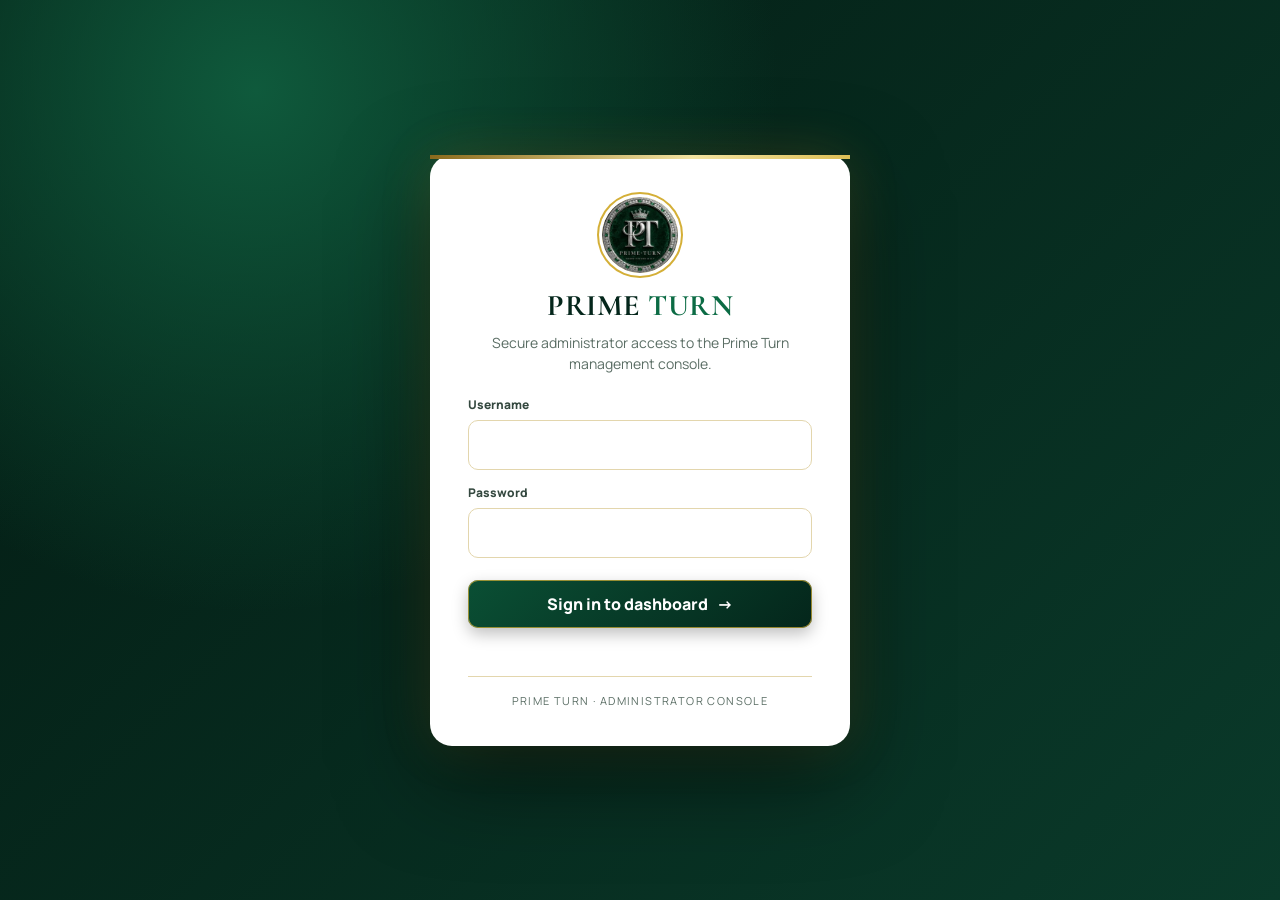
<file: admin.html>
<!DOCTYPE html>
<html lang="en" class="rt-app">
<head>
<meta charset="UTF-8">
<meta name="viewport" content="width=device-width, initial-scale=1, viewport-fit=cover">
<meta name="theme-color" content="#04261b">
<meta name="apple-mobile-web-app-capable" content="yes">
<meta name="apple-mobile-web-app-status-bar-style" content="black-translucent">
<title>Prime Turn Admin Console</title>
<link rel="preconnect" href="https://fonts.googleapis.com"><link rel="preconnect" href="https://fonts.gstatic.com" crossorigin>
<link href="https://fonts.googleapis.com/css2?family=Cormorant+Garamond:wght@600;700&family=Manrope:wght@500;600;700;800&display=swap" rel="stylesheet">
<style>
:root{--navy:#04261b;--navy2:#0a3a2a;--royal:#0b6b44;--royal2:#118a58;--silver:#d4af37;--silver-hi:#f6e7a8;--silver-lo:#9a7616;--page:#eceff1;--white:#fff;--ink:#0b1f17;--muted:#5b6e65;--line:#d3d9de;--green:#17a354;--red:#c74343;--shadow:0 10px 26px rgba(4,38,27,.09);--grad:linear-gradient(135deg,#ffffff 0%,#d4af37 45%,#9a7616 100%);--serif:'Cormorant Garamond',Georgia,serif;--sans:'Manrope',system-ui,-apple-system,'Segoe UI',Roboto,sans-serif}
*{box-sizing:border-box;-webkit-tap-highlight-color:transparent}html{-webkit-text-size-adjust:100%}
body{margin:0;background:var(--page);color:var(--ink);font-family:var(--sans);background-image:radial-gradient(1200px 400px at 50% -100px,rgba(11,107,68,.12),transparent 70%),radial-gradient(circle at 1px 1px,rgba(11,107,68,.07) 1px,transparent 0);background-size:auto,22px 22px}
button,input,select,textarea{font:inherit;color:inherit}button{cursor:pointer;border:0;background:none}
svg.i{width:1em;height:1em;fill:none;stroke:currentColor;stroke-width:2;stroke-linecap:round;stroke-linejoin:round;flex:none}
/* ---------- login ---------- */
#loginView{min-height:100vh;min-height:100dvh;display:grid;place-items:center;padding:20px;background:radial-gradient(circle at 20% 10%,#0f5a3c 0,transparent 40%),linear-gradient(135deg,#031a12,#0a3a2a)}
.login-card{width:min(420px,100%);background:#fff;border-radius:22px;padding:clamp(24px,6vw,38px);box-shadow:0 25px 80px #0006;border-top:4px solid transparent;border-image:var(--grad) 1}
.logo-big{width:76px;height:76px;border-radius:50%;object-fit:cover;display:block;margin:0 auto 14px;box-shadow:0 0 0 3px #fff,0 0 0 5px var(--silver)}
.login-card h1{margin:0;font-family:var(--serif);font-size:30px;text-align:center;letter-spacing:.5px;color:var(--navy)}.login-card h1 b{color:var(--royal)}
.login-card p{color:var(--muted);margin:8px 0 22px;line-height:1.5;text-align:center;font-size:14px}
.field{display:grid;gap:7px;margin:14px 0}.field label{font-size:12px;font-weight:800;color:#34483f}
.field input,.field select,.field textarea{width:100%;border:1px solid var(--line);border-radius:10px;padding:13px 14px;background:#fff;outline:none;font-size:16px}
.field input:focus,.field select:focus,.field textarea:focus{border-color:var(--royal);box-shadow:0 0 0 3px #0b6b4422}
.primary{background:linear-gradient(135deg,var(--royal),var(--royal2));color:#fff;border:0;border-radius:10px;padding:13px 16px;font-weight:800;transition:.2s}.primary:hover{filter:brightness(1.08);transform:translateY(-1px)}
.login-submit{width:100%;margin-top:8px}.login-error{color:var(--red);font-size:13px;min-height:18px;margin-top:10px;text-align:center}
.login-foot{border-top:1px solid var(--line);padding-top:16px;margin-top:20px;color:var(--muted);font-size:11px;letter-spacing:1.4px;text-align:center}
/* ---------- app shell: LEFT | CENTER | RIGHT ---------- */
#app{display:none;min-height:100vh;min-height:100dvh}
.topbar{height:58px;background:var(--hdr,rgba(255,255,255,.97));backdrop-filter:blur(10px);border-bottom:1px solid var(--line);display:flex;align-items:center;justify-content:space-between;gap:10px;padding:0 14px;position:sticky;top:0;z-index:6}
.topbar::after{content:"";position:absolute;left:0;right:0;bottom:-1px;height:2px;background:var(--grad)}
.tb-brand{display:flex;align-items:center;gap:10px;min-width:0}.tb-brand img{width:36px;height:36px;border-radius:50%;object-fit:cover;box-shadow:0 0 0 2px #fff,0 0 0 3px var(--silver)}
.brand-name{font-family:var(--serif);font-weight:700;font-size:20px;letter-spacing:1.5px;color:var(--navy);white-space:nowrap}.brand-name b{color:var(--royal)}
.crumb{font-size:12px;color:var(--muted);white-space:nowrap;overflow:hidden;text-overflow:ellipsis}.crumb strong{color:var(--ink)}
.top-right{display:flex;align-items:center;gap:10px}
.status-pill{font-size:11px;color:#16734a;background:#e6f6ee;padding:7px 10px;border-radius:20px;font-weight:800;white-space:nowrap}.status-pill.off{color:#a33;background:#fde8e8}
.shell{display:grid;grid-template-columns:62px minmax(0,1fr);min-height:calc(100dvh - 58px);align-items:start}
.col-left{position:sticky;top:58px;height:calc(100dvh - 58px);background:var(--navy);display:flex;flex-direction:column;align-items:stretch;padding:10px 6px;overflow-y:auto;gap:0;scrollbar-width:none}
.col-left::-webkit-scrollbar{display:none}
.nav{display:grid;gap:4px}
.nav button,.logout{position:relative;display:flex;flex-direction:column;align-items:center;justify-content:center;gap:3px;width:100%;min-height:46px;padding:8px 2px;border-radius:12px;color:#d9e6df;font-size:9.5px;font-weight:700;transition:.18s}
.nav button .ico{font-size:20px;color:var(--silver);display:grid}.nav button .lbl{display:none;line-height:1.1;text-align:center}
.nav button:hover{background:#ffffff14}.nav button.active{background:#ffffff1c;box-shadow:inset 3px 0 var(--silver);color:#fff}.nav button.active .ico{color:#fff}
.logout{margin-top:12px;background:#ffffff0f;color:#fff}.logout .ico{font-size:20px;color:var(--silver);display:grid}
.col-left .cnt{position:absolute;top:2px;right:2px}
.cnt{background:#e03131;color:#fff;border-radius:999px;min-width:18px;height:18px;padding:0 5px;font-size:10px;font-weight:800;display:inline-grid;place-items:center;box-shadow:0 0 0 2px #0003}.cnt[hidden]{display:none}
.col-center,.col-right{min-width:0;padding:14px 12px}
.col-center{padding-bottom:0}.col-right{padding-top:8px;padding-bottom:36px}
.welcome{margin-bottom:14px}.eyebrow{color:var(--royal);font-size:10px;font-weight:900;letter-spacing:1.8px;text-transform:uppercase}
.welcome h1{font-family:var(--serif);font-size:clamp(24px,5vw,32px);letter-spacing:.3px;margin:4px 0;color:var(--navy);line-height:1.1}.welcome p{color:var(--muted);margin:0;font-size:13px;line-height:1.45}
.date-tag{display:inline-block;margin-top:10px;border:1px solid var(--line);border-radius:10px;background:#fff;padding:7px 11px;font-size:11px;color:#4b5a53}
.section-title{font-size:11px;font-weight:900;letter-spacing:1.4px;text-transform:uppercase;color:var(--silver-lo);margin:16px 0 10px}
.action-grid{display:grid;grid-template-columns:repeat(2,minmax(0,1fr));gap:10px}
.action-card{position:relative;overflow:hidden;display:flex;flex-direction:column;align-items:flex-start;gap:10px;border-radius:15px;min-height:104px;padding:14px;background:linear-gradient(135deg,var(--royal),var(--navy));color:#fff;text-align:left;box-shadow:0 8px 18px #04261b26;transition:transform .2s,box-shadow .2s}
.action-card:hover{transform:translateY(-3px);box-shadow:0 13px 24px #04261b3a}
.action-card:after{content:"";position:absolute;width:90px;height:90px;border:1px solid #ffffff2e;border-radius:50%;right:-26px;top:-28px;box-shadow:0 0 0 14px #ffffff0c,0 0 0 28px #ffffff07;pointer-events:none}
.action-icon{height:34px;width:34px;border-radius:10px;background:#ffffff26;display:grid;place-items:center;font-size:18px;color:var(--silver-hi)}
.ac-txt{position:relative;z-index:1}.action-card strong{display:block;font-size:13.5px;font-weight:800;line-height:1.2}.action-card small{display:block;margin-top:3px;color:#ffffffa8;font-size:11px;line-height:1.3}
.action-card .cnt{position:absolute;top:10px;right:12px;z-index:2;font-size:11px;min-width:22px;height:22px;box-shadow:0 0 0 3px #ffffff44}
.section-card{background:#fff;border:1px solid var(--line);border-radius:16px;padding:16px;box-shadow:var(--shadow);margin-bottom:14px}
.section-head{display:flex;align-items:center;justify-content:space-between;gap:10px;margin-bottom:14px}.section-head h2{font-size:15px;margin:0;color:var(--navy)}.section-head p{margin:4px 0 0;color:var(--muted);font-size:12px}
.badge{display:inline-block;border-radius:20px;background:#e8f6ed;color:#16764a;font-size:10px;padding:5px 9px;font-weight:800;white-space:nowrap}
.outline-btn{border:1px solid var(--line);background:#fff;color:#27382f;border-radius:9px;padding:9px 12px;font-size:12px;font-weight:750}
.customer-toggle{width:100%;display:flex;justify-content:space-between;align-items:center;border:1px solid #bfe3cf;background:#f1faf5;padding:14px;border-radius:11px;font-weight:800;color:#1f3a2e;text-align:left}
.customer-toggle span:last-child{color:var(--royal);font-size:18px}.customer-panel{display:none;margin-top:12px}.customer-panel.open{display:block}
.search-row{display:flex;gap:8px;margin-bottom:12px}.search-row input{flex:1;min-width:0;border:1px solid var(--line);border-radius:9px;padding:10px 12px;font-size:16px}
.table-wrap{overflow-x:auto;-webkit-overflow-scrolling:touch;border:1px solid var(--line);border-radius:10px}
table{border-collapse:collapse;width:100%;min-width:560px;font-size:12px}th{text-align:left;background:#f4f6f7;color:#5b6e65;padding:11px 12px;font-size:10px;text-transform:uppercase;letter-spacing:.7px}td{padding:12px;border-top:1px solid var(--line)}
.empty{padding:24px 12px;text-align:center;color:var(--muted);font-size:13px}
.req-list{display:grid;gap:14px}.req{border:1px solid var(--line);border-radius:14px;padding:14px;background:#fff}
.req-head{display:flex;justify-content:space-between;align-items:flex-start;gap:10px;margin-bottom:12px}.req-head strong{display:block;font-size:14px}.req-head small{color:var(--muted);font-size:12px;word-break:break-all}
.chip{display:inline-block;border-radius:20px;font-size:10px;font-weight:800;padding:5px 9px;white-space:nowrap}.chip.pend{background:#fff4d6;color:#8a6410}.chip.ok{background:#e8f6ed;color:#16764a}.chip.bad{background:#fde8e8;color:#b83d3d}
.req-grid{display:grid;grid-template-columns:repeat(auto-fit,minmax(120px,1fr));gap:10px;margin-bottom:12px}.req-grid span{display:block;font-size:10px;text-transform:uppercase;letter-spacing:.6px;color:var(--muted);margin-bottom:3px}.req-grid b{font-size:13px;word-break:break-word}
.rcpt-label{font-size:11px;font-weight:800;color:#5b6e65;text-transform:uppercase;letter-spacing:.6px;margin:4px 0 7px}
.rcpt{display:block;width:100%;max-width:420px;max-height:340px;object-fit:contain;border:1px solid var(--line);border-radius:10px;background:#f4f6f7;cursor:zoom-in}
.rcpt-none{padding:14px;border:1px dashed #e0b4b4;border-radius:10px;color:var(--red);font-size:12px;font-weight:700}
.req-actions{display:flex;gap:10px;margin-top:14px}.req-actions button{flex:1;border-radius:10px;padding:12px;font-weight:800;color:#fff}.btn-approve{background:var(--green)}.btn-decline{background:var(--red)}.req-actions button:disabled{opacity:.55;cursor:wait}
.mini-copy{border:1px solid var(--line);background:#fff;border-radius:7px;font-size:10px;font-weight:800;padding:3px 7px;margin-left:6px;color:#27382f}
.sub-title{font-size:12px;font-weight:800;color:#5b6e65;text-transform:uppercase;letter-spacing:.8px;margin:22px 0 10px}
.viewer{position:fixed;inset:0;background:#000d;z-index:30;display:grid;place-items:center;padding:16px}.viewer[hidden]{display:none}.viewer img{max-width:100%;max-height:100%;border-radius:10px;background:#fff}.viewer button{position:absolute;top:14px;right:16px;background:#fff;border-radius:50%;width:38px;height:38px;font-size:18px;font-weight:800}
.toast{position:fixed;left:50%;transform:translateX(-50%);bottom:18px;z-index:40;background:var(--navy);color:#fff;padding:13px 18px;border-radius:11px;box-shadow:var(--shadow);font-size:13px;max-width:min(390px,calc(100vw - 28px));display:none}.toast.show{display:block}
.modal-backdrop{position:fixed;inset:0;background:#04261bb8;display:none;place-items:center;padding:16px;z-index:25;overflow-y:auto}.modal-backdrop.show{display:grid}
.modal{background:#fff;width:min(480px,100%);max-height:94dvh;overflow-y:auto;border-radius:17px;padding:22px;box-shadow:0 25px 70px #0005}.modal h2{margin:0 0 6px;font-size:20px;color:var(--navy)}.modal p{font-size:13px;color:var(--muted);margin:0 0 14px}
.modal-actions{display:flex;justify-content:flex-end;gap:10px;margin-top:16px}
/* ---------- TABLET (iPad / large phones landscape): 3 columns ---------- */
@media(min-width:768px){
 .topbar{height:64px;padding:0 22px}.shell{grid-template-columns:78px minmax(260px,.85fr) minmax(0,1.5fr);min-height:calc(100dvh - 64px);column-gap:0}
 .col-left{top:64px;height:calc(100dvh - 64px);grid-row:1}.col-center{grid-column:2;position:sticky;top:64px;max-height:calc(100dvh - 64px);overflow-y:auto;padding:20px 16px 24px}
 .col-right{grid-column:3;padding:20px 20px 40px;border-left:1px solid var(--line);min-height:calc(100dvh - 64px)}
 .action-grid{grid-template-columns:1fr}.action-card{flex-direction:row;align-items:center;min-height:0;padding:12px 14px;gap:12px}.action-card strong{font-size:14px}
 .nav button .lbl{display:block}.nav button{min-height:54px}.col-left{padding:12px 6px}
}
/* ---------- LAPTOP / DESKTOP ---------- */
@media(min-width:1100px){
 .shell{grid-template-columns:124px minmax(300px,420px) minmax(0,1fr)}
 .nav button{flex-direction:row;justify-content:flex-start;gap:9px;padding:10px;font-size:11.5px;min-height:44px;text-align:left}.nav button .lbl{text-align:left}
 .nav button .cnt{position:static;margin-left:auto}.col-left .cnt{position:static}
 .col-center{padding:26px 22px}.col-right{padding:26px 30px 50px}
 .action-grid{grid-template-columns:repeat(2,minmax(0,1fr))}.action-card{flex-direction:column;align-items:flex-start;min-height:118px;padding:16px}
}
@media(min-width:1500px){.shell{grid-template-columns:200px minmax(340px,460px) minmax(0,1fr)}.nav button{font-size:12.5px;gap:12px;padding:11px 14px}.nav button .ico{font-size:20px}}
@media(max-width:380px){.brand-name{font-size:17px}.action-card{padding:12px}.action-grid{gap:8px}.crumb{display:none}.status-pill{font-size:10px;padding:6px 8px}}
@media(max-width:767px){.crumb{display:none}.status-pill{max-width:170px;overflow:hidden;text-overflow:ellipsis}.col-left{padding:8px 5px}.col-center,.col-right{grid-column:2}}
@media(max-height:480px) and (orientation:landscape) and (max-width:900px){.col-left{padding:6px 4px}.nav button{min-height:40px}}
@supports(padding:max(0px)){.topbar{padding-left:max(14px,env(safe-area-inset-left));padding-right:max(14px,env(safe-area-inset-right))}.col-left{padding-bottom:max(8px,env(safe-area-inset-bottom))}}
</style>
<link rel="stylesheet" href="royal.css">
</head>
<body>
<section id="loginView">
  <form class="login-card" id="loginForm">
    <img class="logo-big" alt="Prime Turn" src="[data-uri]">
    <h1>PRIME <b>TURN</b></h1>
    <p>Secure administrator access to the Prime Turn management console.</p>
    <div class="field"><label for="username">Username</label><input id="username" name="username" autocomplete="username" autocapitalize="none" autocorrect="off" spellcheck="false" required></div>
    <div class="field"><label for="password">Password</label><input id="password" name="password" type="password" autocomplete="current-password" required></div>
    <button class="primary login-submit" type="submit">Sign in to dashboard &nbsp; →</button>
    <div class="login-error" id="loginError" aria-live="polite"></div>
    <div class="login-foot">PRIME TURN · ADMINISTRATOR CONSOLE</div>
  </form>
</section>
<div id="app">
  <header class="topbar">
    <div class="tb-brand"><img alt="" src="[data-uri]"><span class="brand-name">PRIME <b>TURN</b></span></div>
    <div class="top-right"><div class="crumb">Admin / <strong id="breadcrumb">Dashboard</strong></div><span class="status-pill">● Admin session active</span></div>
  </header>
  <div class="shell">
    <!-- LEFT: icon menu -->
    <aside class="col-left" id="sidebar">
      <nav class="nav" id="sideNav">
      <button class="active" data-action="Dashboard" title="Dashboard"><span class="ico"><svg class="i" viewBox="0 0 24 24" aria-hidden="true"><rect x="3" y="3" width="7" height="7" rx="1.5"/><rect x="14" y="3" width="7" height="7" rx="1.5"/><rect x="3" y="14" width="7" height="7" rx="1.5"/><rect x="14" y="14" width="7" height="7" rx="1.5"/></svg></span><span class="lbl">Home</span></button>
      <button class="" data-action="Approve payment receipt" title="Approve payment receipt"><span class="ico"><svg class="i" viewBox="0 0 24 24" aria-hidden="true"><path d="M6 3h12v18l-3-2-3 2-3-2-3 2z"/><path d="M9 8h6M9 12h6"/></svg></span><span class="lbl">Receipts</span><span class="cnt" data-cnt="pay" hidden></span></button>
      <button class="" data-action="Generate treasure code" title="Generate treasure code"><span class="ico"><svg class="i" viewBox="0 0 24 24" aria-hidden="true"><rect x="3" y="8" width="18" height="4" rx="1"/><path d="M12 8v13M5 12v9h14v-9M12 8S9 3 7 5s1 3 5 3zm0 0s3-5 5-3-1 3-5 3z"/></svg></span><span class="lbl">Treasure</span></button>
      <button class="" data-action="Approve withdrawal request" title="Approve withdrawal request"><span class="ico"><svg class="i" viewBox="0 0 24 24" aria-hidden="true"><path d="M7 17L17 7M9 7h8v8"/></svg></span><span class="lbl">Withdraw</span><span class="cnt" data-cnt="wd" hidden></span></button>
      <button class="" data-action="Key payment request" title="Key payment request"><span class="ico"><svg class="i" viewBox="0 0 24 24" aria-hidden="true"><circle cx="8" cy="15" r="4"/><path d="M11 12l9-9M16 7l3 3M14 9l2 2"/></svg></span><span class="lbl">Key payment</span><span class="cnt" data-cnt="key" hidden></span></button>
      <button class="" data-action="Delete a customers account" title="Delete a customers account"><span class="ico"><svg class="i" viewBox="0 0 24 24" aria-hidden="true"><circle cx="9" cy="8" r="4"/><path d="M2 21c0-4 3-6 7-6s7 2 7 6M17 9l5 5M22 9l-5 5"/></svg></span><span class="lbl">Delete user</span></button>
      <button class="" data-action="Edit company Bank" title="Edit company Bank"><span class="ico"><svg class="i" viewBox="0 0 24 24" aria-hidden="true"><path d="M3 10l9-6 9 6M5 10v8M9 10v8M15 10v8M19 10v8M3 21h18"/></svg></span><span class="lbl">Bank</span></button>
      <button class="" data-action="Edit company Whatsapp" title="Edit company Whatsapp"><span class="ico"><svg class="i" viewBox="0 0 24 24" aria-hidden="true"><path d="M21 12a9 9 0 01-13.4 7.8L3 21l1.3-4.4A9 9 0 1121 12z"/><path d="M9 9c0 3 3 6 6 6l1-2-2-1-1 .8c-.8-.4-1.600-1.200-2-2L11.800 10l-1-2z"/></svg></span><span class="lbl">WhatsApp</span></button>
      <button class="" data-action="Edit Company telegram" title="Edit Company telegram"><span class="ico"><svg class="i" viewBox="0 0 24 24" aria-hidden="true"><path d="M21 4L3 11l6 2 2 6 3-4 5 4z"/><path d="M9 13l8-6"/></svg></span><span class="lbl">Telegram</span></button>
      <button class="" data-action="Edit product price" title="Edit product price"><span class="ico"><svg class="i" viewBox="0 0 24 24" aria-hidden="true"><path d="M12 2v20M17 6.500C16 5 14 4.500 12 4.500c-2.500 0-4.500 1.200-4.500 3s2 2.500 4.500 3 4.500 1.200 4.500 3.500-2 3.500-4.500 3.500c-2.200 0-4.200-.8-5-2.500"/></svg></span><span class="lbl">Price</span></button>
      <button class="" data-action="Edit product earns" title="Edit product earns"><span class="ico"><svg class="i" viewBox="0 0 24 24" aria-hidden="true"><path d="M3 17l6-6 4 4 8-8M15 7h6v6"/></svg></span><span class="lbl">Earns</span></button>
      <button class="" data-action="General announcement" title="General announcement"><span class="ico"><svg class="i" viewBox="0 0 24 24" aria-hidden="true"><path d="M3 11v3a1 1 0 001 1h3l8 5V5L7 10H4a1 1 0 00-1 1zM19 8a5 5 0 010 8"/></svg></span><span class="lbl">Notice</span></button>
      <button class="" data-action="Settings" title="Settings"><span class="ico"><svg class="i" viewBox="0 0 24 24" aria-hidden="true"><circle cx="12" cy="12" r="3"/><path d="M19 12a7 7 0 00-.1-1.200l2-1.500-2-3.500-2.300 1a7 7 0 00-2-1.200L14 3h-4l-.6 2.600a7 7 0 00-2 1.200l-2.300-1-2 3.500 2 1.500a7 7 0 000 2.400l-2 1.500 2 3.500 2.300-1a7 7 0 002 1.200L10 21h4l.6-2.600a7 7 0 002-1.200l2.300 1 2-3.500-2-1.500c.1-.4.100-.8.100-1.200z"/></svg></span><span class="lbl">Settings</span></button>
      </nav>
      <button class="logout" id="logoutBtn" title="Logout"><span class="ico"><svg class="i" viewBox="0 0 24 24" aria-hidden="true"><path d="M9 21H5a2 2 0 01-2-2V5a2 2 0 012-2h4M16 17l5-5-5-5M21 12H9"/></svg></span><span class="lbl" style="font-size:10px">Logout</span></button>
    </aside>
    <!-- CENTER: quick actions -->
    <section class="col-center">
      <div class="welcome"><div class="eyebrow">Administrator workspace</div><h1 id="pageTitle">Welcome back, Admin</h1><p>Manage customer activity, payment requests and company settings.</p><div class="date-tag" id="dateTag">◷ Loading date</div></div>
      <div class="section-title">Customer overview</div>
      <div class="action-grid">
        <button class="action-card" data-action="Customers"><span class="action-icon"><svg class="i" viewBox="0 0 24 24" aria-hidden="true"><circle cx="9" cy="8" r="4"/><path d="M2 21c0-4 3-6 7-6s7 2 7 6M17 4a4 4 0 010 8M22 21c0-3-2-5-5-5.800"/></svg></span><span class="ac-txt"><strong>Customers</strong><small>Customer directory</small></span></button>
        <button class="action-card" data-action="Customer online"><span class="action-icon"><svg class="i" viewBox="0 0 24 24" aria-hidden="true"><circle cx="12" cy="12" r="3"/><path d="M6.300 6.300a8 8 0 000 11.400M17.700 6.300a8 8 0 010 11.400"/></svg></span><span class="ac-txt"><strong>Customer online</strong><small>Who is online now</small></span></button>
        <button class="action-card" data-action="New registration"><span class="action-icon"><svg class="i" viewBox="0 0 24 24" aria-hidden="true"><circle cx="9" cy="8" r="4"/><path d="M2 21c0-4 3-6 7-6s7 2 7 6M19 8v6M16 11h6"/></svg></span><span class="ac-txt"><strong>New registration</strong><small>Recent sign-ups</small></span></button>
        <button class="action-card" data-action="Payment receipt"><span class="cnt" data-cnt="pay" hidden></span><span class="action-icon"><svg class="i" viewBox="0 0 24 24" aria-hidden="true"><path d="M6 3h12v18l-3-2-3 2-3-2-3 2z"/><path d="M9 8h6M9 12h6"/></svg></span><span class="ac-txt"><strong>Payment receipt</strong><small>Review receipts</small></span></button>
        <button class="action-card" data-action="withdrawal Request"><span class="cnt" data-cnt="wd" hidden></span><span class="action-icon"><svg class="i" viewBox="0 0 24 24" aria-hidden="true"><path d="M7 17L17 7M9 7h8v8"/></svg></span><span class="ac-txt"><strong>Withdrawal Request</strong><small>Review withdrawals</small></span></button>
        <button class="action-card" data-action="Key payment request"><span class="cnt" data-cnt="key" hidden></span><span class="action-icon"><svg class="i" viewBox="0 0 24 24" aria-hidden="true"><circle cx="8" cy="15" r="4"/><path d="M11 12l9-9M16 7l3 3M14 9l2 2"/></svg></span><span class="ac-txt"><strong>Key payment request</strong><small>Review redeem-key receipts</small></span></button>
        <button class="action-card" data-action="Today's treasure claimers"><span class="action-icon"><svg class="i" viewBox="0 0 24 24" aria-hidden="true"><rect x="3" y="8" width="18" height="4" rx="1"/><path d="M12 8v13M5 12v9h14v-9M12 8S9 3 7 5s1 3 5 3zm0 0s3-5 5-3-1 3-5 3z"/></svg></span><span class="ac-txt"><strong>Today's treasure claimers</strong><small>Treasure-code claims</small></span></button>
      </div>
    </section>
    <!-- RIGHT: results -->
    <section class="col-right">
      <section class="section-card" id="activityCard">
        <div class="section-head"><div><h2 id="activityTitle">Admin quick actions</h2><p id="activityDesc">Choose an action to open its management panel.</p></div><span class="eyebrow">PRIME TURN</span></div>
        <div class="empty" id="activityBody">Select an action to get started.</div>
      </section>
      <section class="section-card">
        <div class="section-head"><div><h2>Current List of Prime Turn Customers</h2><p>Expand to view customer records.</p></div><span class="badge" id="customerCount">0 customers</span></div>
        <button class="customer-toggle" id="customerToggle" aria-expanded="false"><span>▤ &nbsp; Customer directory</span><span id="toggleIcon">＋</span></button>
        <div class="customer-panel" id="customerPanel">
          <div class="search-row"><input id="customerSearch" type="search" placeholder="Search name or email…" aria-label="Search customers"><button class="outline-btn" id="clearSearch">Clear</button></div>
          <div class="table-wrap"><table><thead><tr><th>Full name</th><th>Email address</th><th>Sex</th><th>Total amount invested</th><th>Joined</th><th>Withdrawal</th></tr></thead><tbody id="customerRows"></tbody></table></div>
          <div class="empty" id="noCustomers" hidden>No customer records are available yet.</div>
        </div>
      </section>
    </section>
  </div>
</div>
<div class="modal-backdrop" id="modalBackdrop"><form class="modal" id="actionForm"><h2 id="modalTitle">Action</h2><p id="modalDescription">Enter the details below.</p><div id="modalFields"></div><div class="modal-actions"><button type="button" class="outline-btn" id="cancelModal">Cancel</button><button type="submit" class="primary" id="modalSubmit">Save changes</button></div></form></div>
<div class="viewer" id="viewer" hidden><button type="button" id="viewerClose" aria-label="Close">✕</button><img id="viewerImg" alt="Payment invoice"></div>
<div class="toast" id="toast" role="status"></div>
<script src="app.js"></script>
<script>
let CUSTOMERS = [];
const fmt=n=>"₦"+Number(n).toLocaleString("en-NG");
const $=id=>document.getElementById(id);
$("dateTag").textContent="◷ "+new Date().toLocaleDateString("en-GB",{weekday:"short",day:"numeric",month:"short",year:"numeric"});
let adminPassword = "6527Turn";
$("loginForm").addEventListener("submit",e=>{e.preventDefault();if($("username").value==="Prime2444"&&$("password").value===adminPassword){$("loginView").style.display="none";$("app").style.display="block";renderCustomers();startSync();}else{$("loginError").textContent="Unable to sign in. Check your credentials and try again."; $("password").value="";}});
function renderCustomers(){const q=$("customerSearch").value.toLowerCase();const list=CUSTOMERS.filter(c=>((c.name||"")+" "+(c.email||"")).toLowerCase().includes(q));$("customerRows").innerHTML=list.map(c=>`<tr><td><strong>${esc(c.name)}</strong></td><td>${esc(c.email)}</td><td>${esc(c.sex||"—")}</td><td>${fmt(c.invested)}</td><td>${esc(whenShort(c.createdAt))}</td><td>${c.wdLocked?`<span class="chip bad">Locked</span> <button type="button" class="mini-copy" data-unlock="${esc(c.email)}">Unlock</button>`:(c.wdFails?`<span class="chip pend">${esc(c.wdFails)} name mismatch</span>`:"—")}</td></tr>`).join("");$("noCustomers").hidden=list.length>0;$("customerCount").textContent=CUSTOMERS.length+(CUSTOMERS.length===1?" customer":" customers");}
$("customerToggle").addEventListener("click",()=>{const open=$("customerPanel").classList.toggle("open");$("customerToggle").setAttribute("aria-expanded",String(open));$("toggleIcon").textContent=open?"−":"＋";});
$("customerRows").addEventListener("click",async e=>{const b=e.target.closest("button[data-unlock]");if(!b)return;const em=b.dataset.unlock;if(!confirm("Unlock withdrawals for "+em+"?\n\nOnly do this after you have checked the customer's account details with them."))return;b.disabled=true;try{await window._updateBin(d=>{d.customers=arr(d.customers);const c=d.customers.find(x=>x.email===em);if(c){c.wdLocked=false;c.wdFails=0;c.wdUnlockedAt=Date.now();}return d;});showToast("Withdrawal unlocked. The customer is updated on their next sync.");}catch(err){showToast("Could not save. Check your connection and try again.");b.disabled=false;return;}await refreshAll(true);});
$("customerSearch").addEventListener("input",renderCustomers);$("clearSearch").addEventListener("click",()=>{$("customerSearch").value="";renderCustomers();});
const actionConfigs={
"Approve payment receipt":{desc:"Review a payment receipt reference.",fields:[["Receipt reference","text","Enter receipt ID"],["Decision","select",["Approve","Reject"]]]},
"Generate treasure code":{desc:"Enter the amount each customer receives and how many customers can use the code. The code is generated automatically in the form PR-12345.",fields:[["Amount per customer (₦)","number","e.g. 3000"],["Number of users","number","e.g. 10"]]},
"Approve withdrawal request":{desc:"Review a customer's withdrawal request.",fields:[["Customer email","email","Enter customer email"],["Decision","select",["Approve","Reject"]],["Admin note","text","Optional note"]]},
"Delete a customers account":{desc:"Remove a customer. They are signed out on their next sync and cannot use the old account.",fields:[["Customer email","email","Enter customer email"],["Confirmation","select",["Cancel request","Confirm account removal"]]]},
"Edit company Bank":{desc:"Update the displayed company bank details.",fields:[["Bank name","text","Bank name"],["Account name","text","Account holder"],["Account number","text","Account number"]]},
"Edit company Whatsapp":{desc:"Update the WhatsApp contact shown to customers.",fields:[["WhatsApp contact","text","+234…"]]},
"Edit Company telegram":{desc:"Update the Telegram contact shown to customers.",fields:[["Telegram username or link","text","@username"]]},
"Edit product price":{desc:"Set the price customers pay for a product. It updates on the customer product page.",fields:[["Product name","select",["King","Queen","Prince","Duke","Knight"]],["Price (₦)","number","e.g. 10500"]]},
"Edit product earns":{desc:"Set the profit credited to the customer when you approve their payment.",fields:[["Product name","select",["King","Queen","Prince","Duke","Knight"]],["Earnings amount (₦)","number","e.g. 90000"]]},
"General announcement":{desc:"Compose an announcement for customers.",fields:[["Announcement title","text","Title"],["Message","textarea","Write your announcement"]]},
"Settings":{desc:"Change the administrator password.",fields:[["Current password","password","Enter current password"],["New password","password","Enter new password"],["Confirm new password","password","Confirm new password"]]}
};
function showToast(msg){$("toast").textContent=msg;$("toast").classList.add("show");setTimeout(()=>$("toast").classList.remove("show"),3400)}
function showActivity(title,desc,body,noScroll){$("activityTitle").textContent=title;$("activityDesc").textContent=desc;$("activityBody").innerHTML=body;if(!noScroll)$("activityCard").scrollIntoView({behavior:"smooth",block:"nearest"});}
function openAction(action){activePanel=null;
if(action==="Payment receipt"||action==="Approve payment receipt"){showPayments();return;}
if(action==="withdrawal Request"||action==="Approve withdrawal request"){showWithdrawals();return;}
if(action==="Key payment request"){showKeyPayments();return;}
if(action==="New registration"){showNewRegistrations();return;}
if(["Customers","Customer online","New registration"].includes(action)){ $("customerPanel").classList.add("open");$("customerToggle").setAttribute("aria-expanded","true");$("toggleIcon").textContent="−";let desc=action==="Customer online"?"Customer online status.":action==="New registration"?"View recent registrations.":"Customer directory and investment totals.";showActivity(action,desc,`<div class="empty">${action==="Customer online"?"Online status will appear here when connected.":action==="New registration"?"Recent registrations will appear in the customer directory above.":"Expand the customer directory above to view customer records."}</div>`);return;}
if(action==="Today's treasure claimers"){showClaimers();return;}
if(action==="Customer online"){showOnline();return;}
if(action==="Dashboard"){showActivity("Admin quick actions","Choose an action to open its management panel.",'<div class="empty">Select an action or from the left menu to get started.</div>');$("pageTitle").textContent="Welcome back, Admin";$("breadcrumb").textContent="Dashboard";return;}
const cfg=actionConfigs[action];if(!cfg){showToast(action+" selected");return;}
$("modalTitle").textContent=action;$("modalDescription").textContent=cfg.desc;
$("modalFields").innerHTML=cfg.fields.map((f,i)=>{let id="field"+i;if(f[1]==="select")return `<div class="field"><label for="${id}">${f[0]}</label><select id="${id}" name="${f[0]}">${f[2].map(v=>`<option>${v}</option>`).join("")}</select></div>`;if(f[1]==="textarea")return `<div class="field"><label for="${id}">${f[0]}</label><textarea id="${id}" name="${f[0]}" rows="4" placeholder="${f[2]}" required></textarea></div>`;return `<div class="field"><label for="${id}">${f[0]}</label><input id="${id}" name="${f[0]}" type="${f[1]}" placeholder="${f[2]}" ${f[1]==="number"?'min="0" step="any"':""} required></div>`}).join("");
$("modalSubmit").textContent=action==="Generate treasure code"?"Generate code":"Save changes";if(action==="Generate treasure code"){showGiftCodes(true);}
$("modalBackdrop").classList.add("show");if(action==="Edit company Bank"){const st=DATA.settings||{};const f=$("modalFields").querySelectorAll("input");if(f.length===3){f[0].value=st.bankName||"";f[1].value=st.accountName||"";f[2].value=st.bankAccount||"";}}}
document.querySelectorAll("[data-action]").forEach(b=>b.addEventListener("click",()=>{const a=b.dataset.action;document.querySelectorAll("#sideNav button").forEach(n=>n.classList.toggle("active",n.dataset.action===a));$("pageTitle").textContent=a==="Dashboard"?"Welcome back, Admin":a;$("breadcrumb").textContent=a;openAction(a)}));
$("cancelModal").addEventListener("click",()=>$("modalBackdrop").classList.remove("show"));
$("modalBackdrop").addEventListener("click",e=>{if(e.target===$("modalBackdrop"))$("modalBackdrop").classList.remove("show")});
$("actionForm").addEventListener("submit",e=>{e.preventDefault();const title=$("modalTitle").textContent;const fields=[...$("modalFields").querySelectorAll("input,select,textarea")];if(title==="Settings"){const current=fields[0].value;const next=fields[1].value;const confirm=fields[2].value;if(current!==adminPassword){showToast("Current password is incorrect.");return;}if(next.length<8){showToast("New password must be at least 8 characters.");return;}if(next!==confirm){showToast("New passwords do not match.");return;}adminPassword=next;$("modalBackdrop").classList.remove("show");showActivity("Change password","Password changed.",'<div class="empty">Your password has been changed for this session. A secure server connection is required to save it permanently.</div>');showToast("Password changed for this session.");return;}if(title==="Generate treasure code"){generateGift(fields.map(f=>f.value));return;}if(title==="Edit company Bank"){saveBank(fields.map(f=>f.value.trim()));return;}if(["Edit company Whatsapp","Edit Company telegram","Edit product price","Edit product earns","General announcement","Delete a customers account"].includes(title)){saveAction(title,fields.map(f=>f.value.trim()));return;}const values=fields.map(el=>el.previousElementSibling.textContent+": "+el.value);$("modalBackdrop").classList.remove("show");showActivity(title,"Action details prepared.",`<div style="background:#f1faf5;border:1px solid #bfe3cf;border-radius:11px;padding:16px"><strong style="color:#0b6b44">Request details</strong><p style="font-size:12px;color:#6d7481;margin:8px 0">These details are ready for processing when the management system is connected.</p><ul style="font-size:12px;line-height:1.9">${values.map(v=>`<li>${v.replace(/&/g,"&amp;").replace(/</g,"&lt;")}</li>`).join("")}</ul></div>`);showToast("Request details prepared.");});
$("logoutBtn").addEventListener("click",()=>{ stopSync();$("app").style.display="none";$("loginView").style.display="grid";$("loginForm").reset();$("loginError").textContent="";$("pageTitle").textContent="Welcome back, Admin";});

/* ================= LIVE DATA, REQUESTS, APPROVALS ================= */
const arr=x=>Array.isArray(x)?x:(x&&typeof x==="object"?Object.values(x):[]);
const esc=t=>String(t==null?"":t).replace(/[&<>"']/g,c=>({"&":"&amp;","<":"&lt;",">":"&gt;",'"':"&quot;","'":"&#39;"}[c]));
const when=ts=>ts?new Date(ts).toLocaleString("en-GB",{day:"numeric",month:"short",year:"numeric",hour:"2-digit",minute:"2-digit"}):"—";
const whenShort=ts=>ts?new Date(ts).toLocaleDateString("en-GB",{day:"numeric",month:"short",year:"numeric"}):"—";
let DATA={customers:[],payments:[],withdrawals:[],referrals:[],giftCodes:[],keyPayments:[],settings:{}};
let activePanel=null,lastSig="",pollT=null,lastLoadAt=0;

function setOnline(ok){const p=document.querySelector(".status-pill");if(!p)return;p.textContent=ok?"● Admin active · tap to refresh":"● Offline · tap to retry";p.classList.toggle("off",!ok);p.style.cursor="pointer";p.onclick=()=>refreshAll(true).then(()=>showToast("Refreshed."));}
async function loadData(){
  try{const d=await window._fetchBin();DATA=Object.assign({},d,{customers:arr(d.customers),payments:arr(d.payments),withdrawals:arr(d.withdrawals),referrals:arr(d.referrals),giftCodes:arr(d.giftCodes),keyPayments:arr(d.keyPayments),settings:d.settings||{}});lastLoadAt=Date.now();setOnline(true);return true;}
  catch(e){setOnline(false);return false;}
}
function buildCustomers(){
  CUSTOMERS=DATA.customers.map(c=>({...c,invested:DATA.payments.filter(p=>p.userEmail===c.email&&p.status==="approved").reduce((t,p)=>t+(Number(p.amount)||0),0)})).sort((a,b)=>(b.createdAt||0)-(a.createdAt||0));
}
function paintCounts(){
  const n={pay:DATA.payments.filter(p=>p.status==="pending").length,wd:DATA.withdrawals.filter(w=>w.status==="pending").length,key:DATA.keyPayments.filter(k=>k.status==="pending").length};
  document.querySelectorAll("[data-cnt]").forEach(el=>{const v=n[el.dataset.cnt]||0;el.textContent=v>99?"99+":v;el.hidden=!v;});
  document.title=(n.pay+n.wd+n.key?"("+(n.pay+n.wd+n.key)+") ":"")+"Prime Turn Admin Console";
}
const sig=()=>DATA.payments.map(p=>p.id+p.status).join()+"|"+DATA.withdrawals.map(w=>w.id+w.status).join()+"|"+DATA.keyPayments.map(k=>k.id+k.status+(k.claimed?1:0)).join()+"|"+DATA.customers.length+"|"+DATA.giftCodes.map(g=>g.code+arr(g.claims).length+g.maxUsers+g.amount+(g.disabled?1:0)).join()+"|"+Math.floor(Date.now()/60000);
async function refreshAll(force){
  const ok=await loadData();if(!ok)return;
  buildCustomers();paintCounts();renderCustomers();checkAlerts();sizeWarning();
  const sg=sig();if(!force&&sg===lastSig)return;lastSig=sg;
  if(activePanel==="pay")showPayments(true);else if(activePanel==="wd")showWithdrawals(true);else if(activePanel==="key")showKeyPayments(true);else if(activePanel==="new")showNewRegistrations(true);else if(activePanel==="gift")showGiftCodes(true);else if(activePanel==="claims")showClaimers(true);else if(activePanel==="online")showOnline(true);
}
function startSync(){stopSync();localWarning();try{if("Notification" in window&&Notification.permission==="default")Notification.requestPermission()}catch(e){}refreshAll(true);pollT=setInterval(()=>{if(!document.hidden)refreshAll(false)},((window.PRIMETURN_CONFIG.pollAdmin||120)*1000));}
function stopSync(){clearInterval(pollT);}
document.addEventListener("visibilitychange",()=>{if(!document.hidden&&pollT&&Date.now()-lastLoadAt>120000)refreshAll(false)});

const safeImg=u=>typeof u==="string"&&/^data:image\/(jpeg|png|webp|gif);base64,/.test(u)?u:"";
const chip=st=>st==="approved"?'<span class="chip ok">Approved</span>':st==="declined"?'<span class="chip bad">Declined</span>':'<span class="chip pend">Pending</span>';

const RCPT={};   /* receipt photos loaded on demand (each lives in its own JSONBin bin) */
async function loadReceipt(id,btn){
  const p=DATA.payments.find(x=>x.id===id);if(!p||!p.receiptBin)return;
  btn.disabled=true;btn.textContent="Loading…";
  try{RCPT[id]=await window._getReceipt(p.receiptBin);}catch(e){showToast("Could not load the receipt. Try again.");btn.disabled=false;btn.textContent="Load receipt";return;}
  refreshAll(true);
}
function payCard(p,history){
  const img=safeImg(p.receipt||RCPT[p.id]);
  return `<div class="req"><div class="req-head"><div><strong>${esc(p.userName||p.userEmail)}</strong><small>${esc(p.userEmail)}</small></div>${chip(p.status)}</div>
  <div class="req-grid"><div><span>Product</span><b>${esc(p.productName)}</b></div><div><span>Amount paid</span><b>${fmt(p.amount)}</b></div><div><span>Earning to credit</span><b>${fmt(p.profit)}</b></div><div><span>Reference</span><b>${esc(p.id)}</b></div><div><span>Submitted</span><b>${esc(when(p.createdAt))}</b></div>${history?`<div><span>Decided</span><b>${esc(when(p.decidedAt))}</b></div>`:""}</div>
  <div class="rcpt-label">Invoice / payment receipt</div>${img?`<img class="rcpt" src="${img}" data-zoom alt="Payment invoice"><a class="mini-copy" style="display:inline-block;margin:8px 0 0;text-decoration:none" href="${img}" download="receipt-${esc(p.id)}.jpg">Download receipt</a>`:(p.receiptBin?`<button type="button" class="btn-approve" style="padding:12px 18px;border:0;border-radius:10px;color:#fff;font-weight:800" data-rcpt="${esc(p.id)}">▣ Load receipt</button>`:'<div class="rcpt-none">No receipt image attached</div>')}
  ${history?"":`<div class="req-actions"><button type="button" class="btn-approve" data-kind="pay" data-do="approve" data-id="${esc(p.id)}">✓ Approve</button><button type="button" class="btn-decline" data-kind="pay" data-do="decline" data-id="${esc(p.id)}">✕ Decline</button></div>`}</div>`;
}
function showPayments(quiet){
  const pend=DATA.payments.filter(p=>p.status==="pending").sort((a,b)=>(a.createdAt||0)-(b.createdAt||0));
  const done=DATA.payments.filter(p=>p.status!=="pending").sort((a,b)=>(b.decidedAt||0)-(a.decidedAt||0)).slice(0,15);
  const body=(pend.length?`<div class="req-list">${pend.map(p=>payCard(p)).join("")}</div>`:'<div class="empty">No payment receipts are waiting for approval.</div>')+(done.length?`<div class="sub-title">Recently decided</div><div class="req-list">${done.map(p=>payCard(p,true)).join("")}</div>`:"");
  const y=window.scrollY;showActivity("Payment receipts",pend.length+" waiting for approval. Check each invoice carefully before approving.",body,quiet);activePanel="pay"; 
}
function hasBought(email){return DATA.payments.some(p=>p.userEmail===email&&p.status==="approved");}
function wdCard(w,history){
  const b=w.bank||{};
  return `<div class="req"><div class="req-head"><div><strong>${esc(w.userName||w.userEmail)}</strong><small>${esc(w.userEmail)}</small></div>${chip(w.status)}</div>
  <div class="req-grid"><div><span>Amount</span><b>${fmt(w.amount)}</b></div><div><span>Bank</span><b>${esc(b.bank||"—")}</b></div><div><span>Account number</span><b>${esc(b.number||"—")}</b>${b.number?`<button type="button" class="mini-copy" data-copy="${esc(b.number)}">Copy</button>`:""}</div><div><span>Account name</span><b>${esc(b.name||"—")}</b></div><div><span>Reference</span><b>${esc(w.id)}</b></div><div><span>Requested</span><b>${esc(when(w.createdAt))}</b></div>${history?`<div><span>Decided</span><b>${esc(when(w.decidedAt))}</b></div>`:""}</div>
  ${(!history&&!hasBought(w.userEmail))?'<div class="rcpt-none" style="color:#c74343;font-weight:800">⚠ No approved product purchase for this customer. They should not be eligible to withdraw.</div>':""}
  ${history?"":`<div class="req-actions"><button type="button" class="btn-approve" data-kind="wd" data-do="approve" data-id="${esc(w.id)}">✓ Approve (paid)</button><button type="button" class="btn-decline" data-kind="wd" data-do="decline" data-id="${esc(w.id)}">✕ Decline</button></div>`}</div>`;
}
function showWithdrawals(quiet){
  const pend=DATA.withdrawals.filter(w=>w.status==="pending").sort((a,b)=>(a.createdAt||0)-(b.createdAt||0));
  const done=DATA.withdrawals.filter(w=>w.status!=="pending").sort((a,b)=>(b.decidedAt||0)-(a.decidedAt||0)).slice(0,15);
  const body=(pend.length?`<div class="req-list">${pend.map(w=>wdCard(w)).join("")}</div>`:'<div class="empty">No withdrawal requests are waiting.</div>')+(done.length?`<div class="sub-title">Recently decided</div><div class="req-list">${done.map(w=>wdCard(w,true)).join("")}</div>`:"");
  const y=window.scrollY;showActivity("Withdrawal requests",pend.length+" waiting. Pay the customer through your Flutterwave agent, then tap Approve.",body,quiet);activePanel="wd"; 
}
function showNewRegistrations(quiet){
  const cut=Date.now()-7*864e5,list=CUSTOMERS.filter(c=>(c.createdAt||0)>=cut);
  const body=list.length?`<div class="table-wrap"><table><thead><tr><th>Full name</th><th>Email address</th><th>Sex</th><th>Joined</th></tr></thead><tbody>${list.map(c=>`<tr><td><strong>${esc(c.name)}</strong></td><td>${esc(c.email)}</td><td>${esc(c.sex||"—")}</td><td>${esc(when(c.createdAt))}</td></tr>`).join("")}</tbody></table></div>`:'<div class="empty">No new registrations in the last 7 days.</div>';
  const y=window.scrollY;showActivity("New registration",list.length+" new "+(list.length===1?"account":"accounts")+" in the last 7 days.",body,quiet);activePanel="new";
  $("customerPanel").classList.add("open");$("customerToggle").setAttribute("aria-expanded","true");$("toggleIcon").textContent="−"; 
}

/* ================= KEY PAYMENT REQUESTS (redeem-key receipts) ================= */
function keyCard(k,history){
  const img=safeImg(k.receipt);
  const st=k.status==="approved"?(k.claimed?'<span class="chip ok">Key used</span>':'<span class="chip ok">Approved</span>'):chip(k.status);
  return `<div class="req"><div class="req-head"><div><strong>${esc(k.userName||k.userEmail)}</strong><small>${esc(k.userEmail)}</small></div>${st}</div>
  <div class="req-grid"><div><span>Request</span><b>Redeem key</b></div><div><span>Amount paid</span><b>${fmt(k.amount)}</b></div><div><span>Customer bonus</span><b>${fmt(k.bonusAmount)}</b></div><div><span>Reference</span><b>${esc(k.id)}</b></div><div><span>Submitted</span><b>${esc(when(k.createdAt))}</b></div>${history?`<div><span>Decided</span><b>${esc(when(k.decidedAt))}</b></div>`:""}${history&&k.key?`<div><span>Key given</span><b>${esc(k.key)}</b></div>`:""}${history&&k.claimed?`<div><span>Key used</span><b>${esc(when(k.claimedAt))}${k.claimedAmount?" · "+fmt(k.claimedAmount):""}</b></div>`:""}</div>
  ${history?(k.receiptRemoved?'<div class="rcpt-none">Receipt image removed after the decision</div>':""):`<div class="rcpt-label">Key payment receipt</div>${img?`<img class="rcpt" src="${img}" data-zoom alt="Key payment receipt"><a class="mini-copy" style="display:inline-block;margin:8px 0 0;text-decoration:none" href="${img}" download="key-receipt-${esc(k.id)}.jpg">Download receipt</a>`:'<div class="rcpt-none">No receipt image attached</div>'}`}
  ${history?"":`<div class="req-actions"><button type="button" class="btn-approve" data-kind="key" data-do="approve" data-id="${esc(k.id)}">✓ Approve</button><button type="button" class="btn-decline" data-kind="key" data-do="decline" data-id="${esc(k.id)}">✕ Decline</button></div>`}</div>`;
}
function showKeyPayments(quiet){
  const pend=DATA.keyPayments.filter(k=>k.status==="pending").sort((a,b)=>(a.createdAt||0)-(b.createdAt||0));
  const done=DATA.keyPayments.filter(k=>k.status!=="pending").sort((a,b)=>(b.decidedAt||0)-(a.decidedAt||0)).slice(0,15);
  const body=(pend.length?`<div class="req-list">${pend.map(k=>keyCard(k)).join("")}</div>`:'<div class="empty">No key payment receipts are waiting for approval.</div>')+(done.length?`<div class="sub-title">Recently decided</div><div class="req-list">${done.map(k=>keyCard(k,true)).join("")}</div>`:"");
  showActivity("Key payment request",pend.length+" waiting. Check the receipt, then tap Approve to give the customer their one-time redeem key, or Decline.",body,quiet);activePanel="key";
}

async function decide(kind,id,decision,btn){
  const list=kind==="pay"?"payments":kind==="key"?"keyPayments":"withdrawals",item=DATA[list].find(x=>x.id===id);if(!item)return;
  const who=item.userName||item.userEmail;
  const msg=kind==="key"
    ?(decision==="approve"?`Approve this key payment from ${who}?\n\nTheir redeem key will appear on their dashboard. They can use it ONCE to move their bonus to their available balance.`:`Decline this key payment from ${who}?\n\nNo key will be given and the customer will be told the receipt was declined.`)
    :kind==="pay"
    ?(decision==="approve"?`Approve this payment from ${who}?\n\n${fmt(item.profit)} will be added to their balance automatically.`:`Decline this payment from ${who}?\n\nNo earnings will be added and the customer will be told the receipt was declined.`)
    :(decision==="approve"?`Approve withdrawal of ${fmt(item.amount)} for ${who}?\n\nOnly approve after you have paid them. It will clear from their pending balance.`:`Decline withdrawal of ${fmt(item.amount)} for ${who}?\n\nThe money will be returned to their available balance.`);
  if(kind==="pay"&&decision==="approve"&&item.receiptBin&&!RCPT[item.id]&&!item.receipt&&!confirm("You have not opened this receipt yet. Approve anyway?"))return;
  if(kind==="wd"&&decision==="approve"&&!hasBought(item.userEmail)&&!confirm("This customer has no approved product purchase and should not be eligible to withdraw. Approve anyway?"))return;
  if(!confirm(msg))return;
  const card=btn.closest(".req");card&&card.querySelectorAll("button").forEach(b=>b.disabled=true);
  try{
    let done=false;
    await window._updateBin(d=>{d[list]=arr(d[list]);const t=d[list].find(x=>x.id===id);if(t&&t.status==="pending"){t.status=decision==="approve"?"approved":"declined";t.decidedAt=Date.now();
        if(kind==="key"){
          if(decision==="approve"&&!t.key){const A="ABCDEFGHJKLMNPQRSTUVWXYZ23456789";let c;do{c="RK-";for(let i=0;i<6;i++)c+=A[Math.floor(Math.random()*A.length)];}while(d[list].some(x=>x.key===c));t.key=c;}
          delete t.receipt;t.receiptRemoved=true; /* frees space in the shared database */
        }
        done=true;}return d;});
    showToast(done?(decision==="approve"?"Approved. The customer's account updates automatically.":"Declined. The customer will be notified."):"This request was already handled.");
  }catch(e){showToast("Could not save. Check your connection and try again.");card&&card.querySelectorAll("button").forEach(b=>b.disabled=false);return;}
  await refreshAll(true);
}
async function saveBank(v){
  if(!v[0]||!v[1]||!v[2]){showToast("Fill in all three fields.");return;}
  try{await window._updateBin(d=>{d.settings=Object.assign({},d.settings||{},{bankName:v[0],accountName:v[1],bankAccount:v[2]});return d;});}
  catch(e){showToast("Could not save. Check your connection and try again.");return;}
  $("modalBackdrop").classList.remove("show");DATA.settings=Object.assign({},DATA.settings,{bankName:v[0],accountName:v[1],bankAccount:v[2]});
  showActivity("Edit company Bank","Saved.",`<div style="background:#f1faf5;border:1px solid #bfe3cf;border-radius:11px;padding:16px;font-size:13px;line-height:1.8"><strong style="color:#16734a">Customers will now pay to:</strong><br>${esc(v[0])}<br>${esc(v[1])}<br>${esc(v[2])}</div>`);showToast("Company bank details updated.");
}


/* ================= EXTRA ADMIN ACTIONS (all saved to the shared data) ================= */
const PROD_IDS={"King":"king","Queen":"queen","Prince":"prince","Duke":"duke","Knight":"knight"};
function doneBox(t,html){return `<div style="background:#f1faf5;border:1px solid #bfe3cf;border-radius:11px;padding:16px;font-size:13px;line-height:1.8"><strong style="color:#16734a">${esc(t)}</strong><br>${html}</div>`}
async function saveAction(title,v){
  const closeM=()=>$("modalBackdrop").classList.remove("show");
  try{
    if(title==="Edit company Whatsapp"){
      const n=(v[0]||"").replace(/\D/g,"");if(n.length<7){showToast("Enter a valid WhatsApp number with country code.");return;}
      await window._updateBin(d=>{d.settings=Object.assign({},d.settings||{},{whatsapp:n});return d});
      closeM();showActivity(title,"Saved.",doneBox("Customers' Support button now opens:","wa.me/"+esc(n)));showToast("WhatsApp updated.");
    }else if(title==="Edit Company telegram"){
      const t=v[0];if(t.length<3){showToast("Enter a Telegram username or link.");return;}
      await window._updateBin(d=>{d.settings=Object.assign({},d.settings||{},{telegram:t});return d});
      closeM();showActivity(title,"Saved.",doneBox("Customers' Channel button now opens:",esc(t)));showToast("Telegram updated.");
    }else if(title==="Edit product price"||title==="Edit product earns"){
      const id=PROD_IDS[v[0]],val=Math.round(parseFloat(v[1])*100)/100;
      if(!id||!(val>0)){showToast("Choose a product and enter an amount above 0.");return;}
      const key=title==="Edit product price"?"price":"profit";
      await window._updateBin(d=>{d.settings=d.settings||{};d.settings.products=Object.assign({},d.settings.products||{});d.settings.products[id]=Object.assign({},d.settings.products[id]||{},{[key]:val});return d});
      closeM();showActivity(title,"Saved.",doneBox(v[0]+" "+(key==="price"?"price":"earnings")+" is now",fmt(val)+"<br><small>Payments already submitted keep the amount shown when they were made.</small>"));showToast("Product updated.");
    }else if(title==="General announcement"){
      if(!v[0]||!v[1]){showToast("Add a title and a message.");return;}
      const a={id:"A"+Date.now().toString(36),title:v[0],message:v[1],ts:Date.now()};
      await window._updateBin(d=>{d.settings=Object.assign({},d.settings||{},{announcement:a});return d});
      closeM();showActivity(title,"Published.",doneBox("Sent to every customer's notification bell:",esc(v[0])));showToast("Announcement published.");
    }else if(title==="Delete a customers account"){
      const email=(v[0]||"").toLowerCase();
      if(v[1]!=="Confirm account removal"){closeM();showToast("No account was removed.");return;}
      if(!DATA.customers.some(c=>String(c.email).toLowerCase()===email)){showToast("No customer with that email.");return;}
      if(!confirm("Permanently remove "+email+"? This cannot be undone."))return;
      await window._updateBin(d=>{d.customers=arr(d.customers).filter(c=>String(c.email).toLowerCase()!==email);d.deleted=arr(d.deleted);if(!d.deleted.some(x=>x.email===email))d.deleted.push({email,ts:Date.now()});return d});
      closeM();showActivity(title,"Removed.",doneBox("Account removed:",esc(email)));showToast("Account removed.");
    }
  }catch(e){showToast("Could not save. Check your connection and try again.");return;}
  await refreshAll(true);
}

/* treasure code controls: raise the amount, raise the number of customers, switch on/off */
async function giftEdit(code,what){
  const g=DATA.giftCodes.find(x=>x.code===code);if(!g)return;
  let patch=null;
  if(what==="users"){
    const r=prompt("Number of customers allowed to use "+code+" (now "+g.maxUsers+", already used "+usedOf(g)+"):",g.maxUsers);if(r===null)return;
    const n=parseInt(r,10);if(!(n>=Math.max(1,usedOf(g)))||n>100000){showToast("Enter a number of at least "+Math.max(1,usedOf(g))+".");return;}
    patch={maxUsers:n};
  }else if(what==="amount"){
    const r=prompt("New amount per customer for "+code+" (now ₦"+g.amount+"). Customers who already claimed keep what they received:",g.amount);if(r===null)return;
    const n=Math.round(parseFloat(r)*100)/100;if(!(n>0)){showToast("Enter an amount above 0.");return;}
    patch={amount:n};
  }else if(what==="toggle"){patch={disabled:!g.disabled};}
  try{await window._updateBin(d=>{const t=arr(d.giftCodes).find(x=>x.code===code);if(t)Object.assign(t,patch);return d});}
  catch(e){showToast("Could not save. Check your connection and try again.");return;}
  showToast("Treasure code updated.");await refreshAll(true);
}

/* customers online (seen in the last 3 minutes) */
function showOnline(quiet){
  const hb=((window.PRIMETURN_CONFIG||{}).heartbeatSeconds||0)>0,span=hb?3*60000:24*3600000;
  const cut=Date.now()-span,on=CUSTOMERS.filter(c=>Math.max(c.lastSeen||0,c.lastLogin||0)>=cut);
  const body=on.length?`<div class="table-wrap"><table><thead><tr><th>Full name</th><th>Email address</th><th>Last seen</th></tr></thead><tbody>${on.map(c=>`<tr><td><strong>${esc(c.name)}</strong></td><td>${esc(c.email)}</td><td>${esc(when(Math.max(c.lastSeen||0,c.lastLogin||0)))}</td></tr>`).join("")}</tbody></table></div>`:'<div class="empty">Nobody is online right now.</div>';
  showActivity("Customer online",on.length+(hb?" online now (active in the last 3 minutes).":" signed in during the last 24 hours (live online status is off to save JSONBin requests)."),body,quiet);activePanel="online";
}

/* alerts: sound + toast + browser notification when something new needs attention */
let lastCounts=null;
function beep(){try{const A=window.AudioContext||window.webkitAudioContext,c=new A(),o=c.createOscillator(),g=c.createGain();o.connect(g);g.connect(c.destination);o.frequency.value=880;g.gain.value=.15;o.start();o.stop(c.currentTime+.25)}catch(e){}}
function checkAlerts(){
  const start=new Date();start.setHours(0,0,0,0);
  const cur={pay:DATA.payments.filter(p=>p.status==="pending").length,wd:DATA.withdrawals.filter(w=>w.status==="pending").length,key:DATA.keyPayments.filter(k=>k.status==="pending").length,reg:DATA.customers.length,gift:DATA.giftCodes.reduce((t,g)=>t+arr(g.claims).length,0)};
  if(lastCounts){
    const msg=[];
    if(cur.pay>lastCounts.pay)msg.push((cur.pay-lastCounts.pay)+" new payment receipt"+(cur.pay-lastCounts.pay>1?"s":""));
    if(cur.wd>lastCounts.wd)msg.push((cur.wd-lastCounts.wd)+" new withdrawal request"+(cur.wd-lastCounts.wd>1?"s":""));
    if(cur.key>lastCounts.key)msg.push((cur.key-lastCounts.key)+" new key payment"+(cur.key-lastCounts.key>1?"s":""));
    if(cur.reg>lastCounts.reg)msg.push((cur.reg-lastCounts.reg)+" new registration"+(cur.reg-lastCounts.reg>1?"s":""));
    if(cur.gift>lastCounts.gift)msg.push((cur.gift-lastCounts.gift)+" new treasure claim"+(cur.gift-lastCounts.gift>1?"s":""));
    if(msg.length){beep();showToast("🔔 "+msg.join(" · "));try{if("Notification" in window&&Notification.permission==="granted"&&document.hidden)new Notification("Prime Turn Admin",{body:msg.join(" · ")})}catch(e){}}
  }
  lastCounts=cur;
}
function banner(id,text,bg){
  let b=document.getElementById(id);
  if(!b){b=document.createElement("div");b.id=id;b.style.cssText="color:#fff;padding:12px 18px;font-size:13px;font-weight:700;text-align:center;position:sticky;top:0;z-index:50";document.body.prepend(b);}
  b.style.background=bg;b.textContent=text;b.hidden=!text;
}
function localWarning(){
  const C=window.PRIMETURN_CONFIG||{};
  if(C.provider==="local")banner("localWarn","⚠ NOT CONNECTED: app.js is set to 'local', so customers' phones cannot reach this admin. Set provider to 'jsonbin' and add your Bin ID and key (see README).","#c74343");
  else if(C.provider==="jsonbin"&&(!C.binId||!C.binKey))banner("localWarn","⚠ NOT CONNECTED: binId / binKey are empty in app.js (see README step 3).","#c74343");
}
function sizeWarning(){
  const C=window.PRIMETURN_CONFIG||{};if(C.provider!=="jsonbin")return;
  const max=C.maxBytes||95000,used=JSON.stringify(DATA).length,pct=Math.round(used/max*100);
  banner("sizeWarn",pct>=70?"⚠ Database "+pct+"% full ("+Math.round(used/1000)+" KB of "+Math.round(max/1000)+" KB). When it fills, new sign-ups and receipts will fail. Use a new bin or upgrade JSONBin.":"",pct>=90?"#c74343":"#b7791f");
}

/* ================= GIFT CODES ================= */
const usedOf=g=>arr(g.claims).length;
function giftRow(g){
  const used=usedOf(g),max=Number(g.maxUsers)||0,left=Math.max(0,max-used),expired=used>=max;
  return `<tr><td><strong style="letter-spacing:1px">${esc(g.code)}</strong><button type="button" class="mini-copy" data-copy="${esc(g.code)}">Copy</button></td><td>${fmt(g.amount)}</td><td>${used} / ${max}</td><td>${g.disabled?'<span class="chip bad">Disabled</span>':expired?'<span class="chip bad">Expired</span>':'<span class="chip ok">Active · '+left+' left</span>'}</td><td>${esc(whenShort(g.createdAt))}</td><td style="white-space:nowrap"><button type="button" class="mini-copy" data-gift="users" data-code="${esc(g.code)}">Users</button><button type="button" class="mini-copy" data-gift="amount" data-code="${esc(g.code)}">Amount</button><button type="button" class="mini-copy" data-gift="toggle" data-code="${esc(g.code)}">${g.disabled?"Enable":"Disable"}</button></td></tr>`;
}
function giftTable(){
  const l=[...DATA.giftCodes].sort((a,b)=>(b.createdAt||0)-(a.createdAt||0));
  return l.length?`<div class="table-wrap"><table><thead><tr><th>Code</th><th>Amount each</th><th>Used</th><th>Status</th><th>Created</th><th>Manage</th></tr></thead><tbody>${l.map(giftRow).join("")}</tbody></table></div>`:'<div class="empty">No treasure codes yet. Use “Generate treasure code” to create one.</div>';
}
function showGiftCodes(noScroll,banner){
  showActivity("Treasure codes","Each code works for the number of customers you set. A customer can only use a code once.",(banner||"")+giftTable(),noScroll);activePanel="gift";
}
function newCode(){
  const r=new Uint32Array(1);crypto.getRandomValues(r);
  return "PR-"+String(r[0]%100000).padStart(5,"0");
}
async function generateGift(v){
  const amount=Math.round(parseFloat(v[0])*100)/100,users=parseInt(v[1],10);
  if(!(amount>0)){showToast("Enter the amount each customer will receive.");return;}
  if(!(users>=1)||users>100000){showToast("Enter a valid number of users (at least 1).");return;}
  let code="";
  try{
    await window._updateBin(d=>{
      d.giftCodes=arr(d.giftCodes);
      do{code=newCode()}while(d.giftCodes.some(g=>g.code===code));
      d.giftCodes.push({code,amount,maxUsers:users,claims:[],createdAt:Date.now()});return d;
    });
  }catch(e){showToast("Could not save the code. Check your connection and try again.");return;}
  $("modalBackdrop").classList.remove("show");
  await loadData();
  const banner=`<div style="background:#f1faf5;border:1px solid #bfe3cf;border-radius:14px;padding:20px;text-align:center;margin-bottom:18px"><div style="font-size:12px;color:#16734a;font-weight:800;letter-spacing:.8px;text-transform:uppercase">New treasure code</div><div style="font-size:30px;font-weight:900;letter-spacing:3px;margin:10px 0;color:#04261b">${esc(code)}</div><div style="font-size:13px;color:#4b5565;line-height:1.6">${fmt(amount)} each · valid for the first ${users} customer${users>1?"s":""} · one use per customer</div><button type="button" class="mini-copy" data-copy="${esc(code)}" style="margin-top:12px;font-size:12px;padding:8px 14px">Copy code</button></div>`;
  showGiftCodes(false,banner);showToast("Treasure code generated.");
}
function showClaimers(quiet){
  const start=new Date();start.setHours(0,0,0,0);
  const rows=[];DATA.giftCodes.forEach(g=>arr(g.claims).forEach(c=>{if((c.ts||0)>=start.getTime())rows.push({g,c})}));
  rows.sort((a,b)=>b.c.ts-a.c.ts);
  const body=rows.length?`<div class="table-wrap"><table><thead><tr><th>Customer</th><th>Email</th><th>Code</th><th>Amount</th><th>Time</th></tr></thead><tbody>${rows.map(({g,c})=>`<tr><td><strong>${esc(c.name||"—")}</strong></td><td>${esc(c.email)}</td><td>${esc(g.code)}</td><td>${fmt(g.amount)}</td><td>${esc(when(c.ts))}</td></tr>`).join("")}</tbody></table></div>`:'<div class="empty">Nobody has claimed a treasure code today.</div>';
  showActivity("Today's treasure claimers",rows.length+" claim"+(rows.length===1?"":"s")+" today.",body,quiet);activePanel="claims";
}
$("activityBody").addEventListener("click",e=>{
  const rb=e.target.closest("button[data-rcpt]");if(rb){loadReceipt(rb.dataset.rcpt,rb);return;}
  const gb=e.target.closest("button[data-gift]");if(gb){giftEdit(gb.dataset.code,gb.dataset.gift);return;}
  const b=e.target.closest("button[data-do]");if(b){decide(b.dataset.kind,b.dataset.id,b.dataset.do,b);return;}
  const c=e.target.closest("button[data-copy]");if(c){const t=c.dataset.copy;const ok=()=>{c.textContent="Copied";setTimeout(()=>c.textContent="Copy",1500)};if(navigator.clipboard&&window.isSecureContext)navigator.clipboard.writeText(t).then(ok);else{const x=document.createElement("textarea");x.value=t;document.body.appendChild(x);x.select();try{document.execCommand("copy");ok()}catch(_){}x.remove();}return;}
  const z=e.target.closest("img[data-zoom]");if(z){$("viewerImg").src=z.src;$("viewer").hidden=false;}
});
$("viewer").addEventListener("click",e=>{if(e.target.id!=="viewerImg")$("viewer").hidden=true;});

/* ================= AUTO SIGN-OUT WHEN INACTIVE ================= */
(function(){
  const secs=(window.PRIMETURN_CONFIG||{}).idleAdminSeconds||48;
  let last=Date.now();
  const bump=()=>{last=Date.now()};
  ["click","keydown","mousemove","touchstart","touchmove","scroll","wheel","input"].forEach(ev=>window.addEventListener(ev,bump,{passive:true,capture:true}));
  function check(){
    if($("app").style.display!=="block")return;
    if(Date.now()-last<secs*1000)return;
    $("modalBackdrop").classList.remove("show");$("viewer").hidden=true;$("viewerImg").removeAttribute("src");
    for(const k in RCPT)delete RCPT[k];
    $("activityBody").innerHTML='<div class="empty">Select an action or from the left menu to get started.</div>';
    $("logoutBtn").click();
    $("loginError").textContent="Signed out after "+secs+" seconds of inactivity. Please sign in again.";
  }
  setInterval(check,1000);
  document.addEventListener("visibilitychange",()=>{if(!document.hidden)check()});
  $("loginForm").addEventListener("submit",bump);
})();

</script>
</body>
</html>
</file>
<file: royal.css>
/* =====================================================================
   PRIME TURN — "IMPERIAL EMERALD & LIQUID GOLD"  (royal style layer)
   ---------------------------------------------------------------------
   One file styles every page. It only adds looks (colour, glow, motion,
   icons) — it never touches the logic of the site.
   To remove the whole look: delete the <link ... royal.css> line.
   ===================================================================== */
:root{
  --rt-gold:#D4AF37;--rt-gold-hi:#F6E7A8;--rt-gold-lo:#8A6A1C;--rt-champ:#FFF6CF;
  --rt-foil:linear-gradient(135deg,#8A6A1C 0%,#F3E3A1 26%,#D4AF37 48%,#FBF1BF 70%,#A8801F 100%);
  --rt-foil-text:linear-gradient(180deg,#FFF9DE 0%,#F3E3A1 38%,#D4AF37 62%,#B8901F 100%);
  --rt-em-deep:#010d09;--rt-em:#04261b;--rt-em-mid:#0a4f34;--rt-em-lit:#0f7a4e;
  --rt-lattice:url("data:image/svg+xml,%3Csvg xmlns='http://www.w3.org/2000/svg' width='56' height='56'%3E%3Cpath d='M28 4 52 28 28 52 4 28Z' fill='none' stroke='rgba(212,175,55,.10)' stroke-width='1'/%3E%3Cpath d='M28 17 39 28 28 39 17 28Z' fill='none' stroke='rgba(212,175,55,.10)' stroke-width='.7'/%3E%3Ccircle cx='28' cy='28' r='1.3' fill='rgba(212,175,55,.22)'/%3E%3C/svg%3E");
}

/* ---------- 1. PALETTE (dashboard, asset page, admin) ---------- */
html.rt-app{
  --gold:#D4AF37;--gold-hi:#F6E7A8;--gold-lo:#9A7616;
  --gold-grad:var(--rt-foil);
  --plat:#D4AF37;--plat-hi:#F6E7A8;--plat-lo:#8A6A1C;
  --silver:#D4AF37;--silver-hi:#F6E7A8;--silver-lo:#8A6A1C;
  --grad:var(--rt-foil);
  --chrome:linear-gradient(180deg,#FFF6CF 0%,#F3E3A1 34%,#B8901F 54%,#F8ECB8 74%,#D4AF37 100%);
  --page:#f4eedd;--soft:#faf5e6;--line:#e3d6ad;--lattice:var(--rt-lattice);
}
html.rt-app[data-theme="dark"]{
  --page:#010805;--card:#07170f;--soft:#0c2218;--line:#2c3a22;
  --ink:#f3efe0;--head:#fbf4d9;--muted:#a9b9a4;
  --lattice:var(--rt-lattice);
}

/* ---------- 2. ATMOSPHERE ---------- */
html.rt-app body{
  background-image:
    radial-gradient(900px 420px at 50% -120px,rgba(212,175,55,.16),transparent 70%),
    radial-gradient(700px 500px at 100% 100%,rgba(15,122,78,.18),transparent 65%),
    var(--rt-lattice);
  background-size:auto,auto,56px 56px;
}
html.rt-app .app,html.rt-app .auth,html.rt-app .auth-wrap{
  background-image:
    radial-gradient(520px 260px at 50% -40px,rgba(212,175,55,.13),transparent 70%),
    var(--rt-lattice);
  background-size:auto,56px 56px;
  box-shadow:0 0 0 1px rgba(212,175,55,.25),0 40px 90px rgba(0,0,0,.35);
}
html.rt-app ::selection{background:rgba(212,175,55,.45);color:#fff}
html.rt-app *{scrollbar-color:#B8901F transparent}
html.rt-app ::-webkit-scrollbar{width:8px;height:8px}
html.rt-app ::-webkit-scrollbar-thumb{background:linear-gradient(#F3E3A1,#B8901F);border-radius:9px}
#rtMotes{position:fixed;inset:0;width:100%;height:100%;pointer-events:none;z-index:9998}
#rtProg{position:fixed;left:0;top:0;height:3px;width:0;z-index:60;background:var(--rt-foil);box-shadow:0 0 12px rgba(243,227,161,.9);transition:width .1s linear}

/* ---------- 3. TYPOGRAPHY SHEEN ---------- */
@keyframes rtFoil{to{background-position:-250% 0}}
@keyframes rtRise{from{opacity:0;transform:translateY(18px) scale(.985)}to{opacity:1;transform:none}}
@keyframes rtHalo{0%,100%{box-shadow:0 0 0 3px #D4AF37,0 0 26px rgba(212,175,55,.45)}50%{box-shadow:0 0 0 3px #F6E7A8,0 0 60px rgba(246,231,168,.8)}}
@keyframes rtSweep{0%,60%{transform:translateX(-140%) skewX(-20deg)}100%{transform:translateX(320%) skewX(-20deg)}}
@keyframes rtGlow{0%,100%{filter:drop-shadow(0 0 4px rgba(212,175,55,.45))}50%{filter:drop-shadow(0 0 11px rgba(246,231,168,.95))}}
@keyframes rtFloat{0%,100%{transform:translateY(0)}50%{transform:translateY(-7px)}}
@keyframes rtPulseDot{0%,100%{opacity:.5;transform:scale(1)}50%{opacity:1;transform:scale(1.35)}}

html.rt-app .brand-name{
  background:linear-gradient(100deg,#8A6A1C 0%,#F6E7A8 20%,#D4AF37 40%,#FFF9DE 55%,#D4AF37 70%,#8A6A1C 100%);
  background-size:250% 100%;-webkit-background-clip:text;background-clip:text;
  -webkit-text-fill-color:transparent;color:transparent;animation:rtFoil 7s linear infinite;
  filter:drop-shadow(0 1px 0 rgba(0,0,0,.35));
}
html.rt-app .brand-name b{-webkit-text-fill-color:transparent;color:transparent}
html.rt-app .brand img{animation:rtGlow 4s ease-in-out infinite}
html.rt-app .bal-amount{
  background:var(--rt-foil-text);-webkit-background-clip:text;background-clip:text;color:transparent;
  filter:drop-shadow(0 2px 10px rgba(212,175,55,.35));
}
html.rt-app .sec-title{color:var(--head);text-shadow:0 0 18px rgba(212,175,55,.25)}
html.rt-app .sec-title::before{content:"";width:9px;height:9px;flex:none;transform:rotate(45deg);background:var(--rt-foil);box-shadow:0 0 10px rgba(243,227,161,.9);border-radius:1px}
html.rt-app .sec-title::after{background:linear-gradient(90deg,#D4AF37,rgba(212,175,55,.0))}

/* ---------- 4. HEADER & DOCK ---------- */
html.rt-app .header{
  backdrop-filter:blur(14px) saturate(1.3);-webkit-backdrop-filter:blur(14px) saturate(1.3);
  border-bottom:1px solid transparent;
  border-image:linear-gradient(90deg,transparent,#D4AF37 30%,#F6E7A8 50%,#D4AF37 70%,transparent) 1;
}
html.rt-app[data-theme="dark"] .header{background:rgba(1,10,6,.9)}
html.rt-app .live{border-color:rgba(212,175,55,.5);box-shadow:0 0 14px rgba(23,163,84,.25)}
html.rt-app .dock{
  background:linear-gradient(160deg,#010d09 0%,#04261b 60%,#0a4f34 140%);
  border-top:0;
  box-shadow:0 -14px 36px rgba(0,0,0,.5),inset 0 1px 0 rgba(246,231,168,.35);
}
html.rt-app .dock::before{content:"";position:absolute;left:8%;right:8%;top:0;height:2px;background:var(--rt-foil);box-shadow:0 0 14px rgba(243,227,161,.85);border-radius:0 0 4px 4px}
html.rt-app .dock button.on{background:var(--rt-foil);box-shadow:0 8px 20px rgba(212,175,55,.45),inset 0 1px 0 rgba(255,255,255,.7);transform:translateY(-3px)}
html.rt-app .dock button:not(.on):not(.logout) svg{stroke:url(#rtGoldG) #F6E7A8;filter:drop-shadow(0 0 4px rgba(212,175,55,.45))}
html.rt-app .dock button:not(.on):not(.logout){color:#e9d9a0}

/* ---------- 5. BALANCE CARD ---------- */
html.rt-app .balance{
  background:
    radial-gradient(420px 220px at 105% -10%,rgba(246,231,168,.38),transparent 65%),
    radial-gradient(300px 200px at -10% 120%,rgba(15,122,78,.55),transparent 70%),
    linear-gradient(145deg,#010d09 0%,#06382a 52%,#0f7a4e 130%);
  box-shadow:0 22px 46px rgba(0,0,0,.45),0 0 0 1px rgba(212,175,55,.65),0 0 44px rgba(212,175,55,.2);
  transform-style:preserve-3d;transition:transform .25s ease-out;
}
html.rt-app .balance::before{border:1px solid rgba(246,231,168,.5);box-shadow:inset 0 0 22px rgba(212,175,55,.12)}
html.rt-app .rt-shine{position:absolute;top:-30%;left:0;width:34%;height:160%;z-index:0;pointer-events:none;
  background:linear-gradient(90deg,transparent,rgba(255,246,207,.22),transparent);animation:rtSweep 7s ease-in-out infinite}
html.rt-app .bal-label svg{stroke:url(#rtGoldG) #F6E7A8;filter:drop-shadow(0 0 5px rgba(212,175,55,.6))}
html.rt-app .bal-dots button.on{background:var(--rt-foil);box-shadow:0 0 10px rgba(243,227,161,.9)}
html.rt-app .stat{
  border:1px solid transparent;
  background:linear-gradient(var(--card),var(--card)) padding-box,var(--rt-foil) border-box;
  box-shadow:0 8px 18px rgba(0,0,0,.18),0 0 16px rgba(212,175,55,.08);
}
html.rt-app .stat .si{background:linear-gradient(145deg,#010d09,#0a4f34);box-shadow:inset 0 0 0 1px rgba(246,231,168,.6),0 0 12px rgba(212,175,55,.3)}
html.rt-app .stat .si svg{stroke:url(#rtGoldG) #F6E7A8}

/* ---------- 6. BUTTONS ---------- */
html.rt-app .btn-gold,html.rt-app .btn.btn-gold{
  position:relative;overflow:hidden;background:var(--rt-foil);background-size:200% 100%;color:#1a1204;
  text-shadow:0 1px 0 rgba(255,255,255,.5);
  box-shadow:0 10px 26px rgba(212,175,55,.42),inset 0 1px 0 rgba(255,255,255,.75),inset 0 -2px 0 rgba(138,106,28,.45);
}
html.rt-app .btn-gold::after{content:"";position:absolute;top:0;left:0;width:36%;height:100%;pointer-events:none;
  background:linear-gradient(90deg,transparent,rgba(255,255,255,.65),transparent);animation:rtSweep 4.5s ease-in-out infinite}
html.rt-app .btn-gold:hover{filter:brightness(1.07) saturate(1.1)}
html.rt-app .btn-navy{background:linear-gradient(145deg,#010d09,#0a4f34);box-shadow:0 8px 20px rgba(0,0,0,.35),inset 0 0 0 1px rgba(212,175,55,.55)}
html.rt-app .btn-line{border:1.5px solid rgba(212,175,55,.6)}
html.rt-app .btn-line:hover{box-shadow:0 0 0 3px rgba(212,175,55,.18)}
html.rt-app .btn-ghost{box-shadow:0 8px 18px rgba(0,0,0,.2),inset 0 0 0 1px rgba(212,175,55,.5)}

/* ---------- 7. QUICK-ACTION JEWELS ---------- */
html.rt-app .fn{
  position:relative;overflow:hidden;border:1px solid rgba(212,175,55,.35);
  background:linear-gradient(180deg,var(--card),var(--soft));
  box-shadow:0 8px 20px rgba(0,0,0,.14);transition:transform .25s cubic-bezier(.2,.8,.2,1),box-shadow .25s,border-color .25s;
}
html.rt-app .fn::before{content:"";position:absolute;inset:0;background:radial-gradient(120px 80px at 50% 0%,rgba(246,231,168,.18),transparent 70%);opacity:0;transition:opacity .3s}
html.rt-app .fn:hover{transform:translateY(-4px);border-color:#F3E3A1;box-shadow:0 16px 30px rgba(0,0,0,.28),0 0 24px rgba(212,175,55,.3)}
html.rt-app .fn:hover::before{opacity:1}
html.rt-app .fn .ic{
  position:relative;
  background:radial-gradient(circle at 30% 25%,#13805a 0%,#06382a 55%,#010d09 100%);
  box-shadow:inset 0 0 0 1.5px rgba(246,231,168,.75),inset 0 6px 10px rgba(255,255,255,.12),0 0 0 3px rgba(212,175,55,.12),0 8px 16px rgba(0,0,0,.35);
  transition:transform .35s cubic-bezier(.2,.8,.2,1)}
html.rt-app .fn:hover .ic{transform:rotate(-6deg) scale(1.08)}
html.rt-app .fn .ic svg{stroke:url(#rtGoldG) #F6E7A8;filter:drop-shadow(0 0 5px rgba(212,175,55,.6))}
html.rt-app .fn:nth-child(1){animation:rtRise .55s .05s both}html.rt-app .fn:nth-child(2){animation:rtRise .55s .12s both}
html.rt-app .fn:nth-child(3){animation:rtRise .55s .19s both}html.rt-app .fn:nth-child(4){animation:rtRise .55s .26s both}
html.rt-app .fn:nth-child(5){animation:rtRise .55s .33s both}html.rt-app .fn:nth-child(6){animation:rtRise .55s .40s both}
html.rt-app .fn:nth-child(7){animation:rtRise .55s .47s both}html.rt-app .fn:nth-child(8){animation:rtRise .55s .54s both}

/* ---------- 8. LISTS, SHEETS, SLIDER ---------- */
html.rt-app .tx-list{border:1px solid rgba(212,175,55,.3);box-shadow:0 12px 28px rgba(0,0,0,.18)}
html.rt-app .tx{animation:rtRise .5s both}
html.rt-app .tx:nth-child(2){animation-delay:.06s}html.rt-app .tx:nth-child(3){animation-delay:.12s}
html.rt-app .tx:nth-child(4){animation-delay:.18s}html.rt-app .tx:nth-child(5){animation-delay:.24s}
html.rt-app .tx+.tx{border-top:1px solid transparent;border-image:linear-gradient(90deg,transparent,rgba(212,175,55,.35),transparent) 1}
html.rt-app .tx .out{background:linear-gradient(145deg,#2a2208,#4b3a0c);color:#F6E7A8;box-shadow:inset 0 0 0 1px rgba(212,175,55,.5)}
html.rt-app .tx .in{box-shadow:inset 0 0 0 1px rgba(95,227,160,.35)}
html.rt-app .slider{border:2px solid transparent;outline:0;background:linear-gradient(#000,#000) padding-box,var(--rt-foil) border-box;box-shadow:0 18px 40px rgba(0,0,0,.4),0 0 30px rgba(212,175,55,.2)}
html.rt-app .sheet{border-top:0;position:relative;box-shadow:0 -20px 60px rgba(0,0,0,.55),0 -2px 28px rgba(212,175,55,.3)}
html.rt-app .sheet::before{content:"";position:absolute;left:0;right:0;top:0;height:3px;background:var(--rt-foil);border-radius:26px 26px 0 0;box-shadow:0 0 16px rgba(243,227,161,.9)}
html.rt-app .grab{background:linear-gradient(90deg,transparent,#D4AF37,transparent)}
html.rt-app .sheet h3{background:var(--rt-foil-text);-webkit-background-clip:text;background-clip:text;color:transparent}
html.rt-app[data-theme="light"] .sheet h3,html.rt-app:not([data-theme="dark"]) .sheet h3{background:linear-gradient(180deg,#04261b,#0a4f34);-webkit-background-clip:text;background-clip:text}

/* ---------- 9. SIGN-IN / SIGN-UP SCREEN ---------- */
html.rt-app .hero{
  background:
    radial-gradient(500px 260px at 90% 0%,rgba(246,231,168,.4),transparent 65%),
    radial-gradient(380px 240px at 0% 100%,rgba(15,122,78,.6),transparent 70%),
    linear-gradient(150deg,#010d09 0%,#06382a 60%,#0f7a4e 130%);
}
html.rt-app .hero::after{height:4px;background:var(--rt-foil);box-shadow:0 0 18px rgba(243,227,161,.9)}
html.rt-app .disc{animation:rtHalo 4.5s ease-in-out infinite,rtFloat 6s ease-in-out infinite}
html.rt-app .hero .nm{background:var(--rt-foil);background-size:250% 100%;-webkit-background-clip:text;background-clip:text;-webkit-text-fill-color:transparent;color:transparent;animation:rtFoil 6s linear infinite}
html.rt-app .hero .nm b{-webkit-text-fill-color:transparent;color:transparent}
html.rt-app .hero h1{text-shadow:0 4px 24px rgba(0,0,0,.45)}
html.rt-app .card{border-top:0;background:linear-gradient(var(--card),var(--card)) padding-box,var(--rt-foil) border-box;border:1.5px solid transparent;
  box-shadow:0 24px 54px rgba(0,0,0,.3),0 0 40px rgba(212,175,55,.14);animation:rtRise .7s .1s both}
html.rt-app .fld input:focus,html.rt-app .fld select:focus,html.rt-app .fld textarea:focus,
html.rt-app input:focus,html.rt-app select:focus,html.rt-app textarea:focus{
  border-color:#D4AF37;outline:none;box-shadow:0 0 0 3px rgba(212,175,55,.25),0 0 18px rgba(212,175,55,.18)}
html.rt-app .terms .bar{background:linear-gradient(145deg,#010d09,#06382a);border-bottom:0;position:sticky}
html.rt-app .terms .bar::after{content:"";position:absolute;left:0;right:0;bottom:0;height:3px;background:var(--rt-foil)}
html.rt-app .terms .bar h2{background:var(--rt-foil-text);-webkit-background-clip:text;background-clip:text;color:transparent}
html.rt-app .rt-crown{display:block;width:62px;height:auto;margin:0 auto 6px;animation:rtFloat 5s ease-in-out infinite,rtGlow 3.5s ease-in-out infinite}

/* ---------- 10. ASSET PAGE ---------- */
html.rt-app .header::after{box-shadow:0 0 16px rgba(243,227,161,.8)}
html.rt-app .hero h1{background:var(--chrome);-webkit-background-clip:text;background-clip:text}
html.rt-app .plan{
  border:1.5px solid transparent;border-top:3px solid transparent;
  background:linear-gradient(var(--card),var(--card)) padding-box,var(--rt-foil) border-box;
  box-shadow:0 16px 36px rgba(0,0,0,.22),0 0 24px rgba(212,175,55,.08);
}
html.rt-app .plan:hover{transform:translateY(-6px);box-shadow:0 26px 54px rgba(0,0,0,.35),0 0 38px rgba(212,175,55,.3)}
html.rt-app .plan .price,html.rt-app .price{background:var(--rt-foil-text);-webkit-background-clip:text;background-clip:text;color:transparent}
html.rt-app[data-theme="light"] .price{background:linear-gradient(180deg,#8A6A1C,#5d4710);-webkit-background-clip:text;background-clip:text}
html.rt-app .tier-ribbon{background:linear-gradient(145deg,#010d09,#06382a);border:1px solid rgba(246,231,168,.7);color:#F6E7A8;box-shadow:0 0 14px rgba(212,175,55,.35)}
html.rt-app .plan .btn,html.rt-app .btn:not(.outline):not(.btn-line):not(.btn-gold):not(.btn-navy):not(.btn-ghost){
  position:relative;overflow:hidden;background:var(--rt-foil);color:#1a1204;border-color:rgba(255,246,207,.8)}
html.rt-app .modal{border:1px solid rgba(246,231,168,.6);box-shadow:0 24px 70px rgba(0,0,0,.7),0 0 40px rgba(212,175,55,.2)}

/* ---------- 11. ADMIN (calm, same palette) ---------- */
html.rt-app .topbar::after{height:3px;box-shadow:0 0 14px rgba(243,227,161,.8)}
html.rt-app .primary{background:linear-gradient(135deg,#0a4f34,#04261b);box-shadow:inset 0 0 0 1px rgba(212,175,55,.7),0 6px 16px rgba(0,0,0,.25)}
html.rt-app .action-card{box-shadow:0 10px 22px rgba(0,0,0,.3),inset 0 0 0 1px rgba(212,175,55,.45)}
html.rt-app .action-card:hover{box-shadow:0 16px 30px rgba(0,0,0,.4),inset 0 0 0 1px #F3E3A1,0 0 24px rgba(212,175,55,.3)}
html.rt-app .login-card{box-shadow:0 30px 90px rgba(0,0,0,.55),0 0 50px rgba(212,175,55,.2)}
html.rt-app .section-card{border-color:rgba(212,175,55,.3)}

/* =====================================================================
   INDEX PAGE (html.rt-site)
   ===================================================================== */
html.rt-site body{background-image:
  radial-gradient(900px 500px at 12% 0%,rgba(212,175,55,.09),transparent 60%),
  radial-gradient(900px 600px at 100% 40%,rgba(16,185,129,.10),transparent 60%),
  var(--rt-lattice);background-size:auto,auto,56px 56px;background-attachment:fixed}
html.rt-site .btn-em{
  position:relative;overflow:hidden;color:#FFF6CF;
  background:linear-gradient(145deg,#06382a 0%,#0f7a4e 55%,#06382a 100%);
  border:1px solid rgba(246,231,168,.8);
  box-shadow:0 10px 30px rgba(16,185,129,.35),0 0 0 3px rgba(212,175,55,.12),inset 0 1px 0 rgba(255,255,255,.3);
  text-shadow:0 1px 0 rgba(0,0,0,.4)}
html.rt-site .btn-em::before{content:"";position:absolute;top:0;left:0;width:36%;height:100%;pointer-events:none;
  background:linear-gradient(90deg,transparent,rgba(255,246,207,.5),transparent);animation:rtSweep 4.2s ease-in-out infinite}
html.rt-site .btn-line{border-color:rgba(212,175,55,.75);color:#F6E7A8;box-shadow:inset 0 0 0 1px rgba(212,175,55,.15)}
html.rt-site .btn-line:hover{background:rgba(212,175,55,.12);box-shadow:0 0 22px rgba(212,175,55,.35)}
html.rt-site .tier{will-change:transform;transform-style:preserve-3d}
html.rt-site .tier-btn{background:var(--rt-foil);background-size:200% 100%;color:#1a1204;font-weight:800;box-shadow:0 10px 26px rgba(212,175,55,.35),inset 0 1px 0 rgba(255,255,255,.7)}
html.rt-site .step .ic,html.rt-site .perk .ic,html.rt-site .trust .it .ic{
  position:relative;display:grid;place-items:center;
  background:radial-gradient(circle at 30% 25%,#13805a,#06382a 60%,#010d09);
  box-shadow:inset 0 0 0 1.5px rgba(246,231,168,.75),0 0 0 4px rgba(212,175,55,.12),0 10px 22px rgba(0,0,0,.45),0 0 26px rgba(212,175,55,.25);
  border-radius:16px;animation:rtGlow 4s ease-in-out infinite}
html.rt-site .rt-ico{width:60%;height:60%;fill:none;stroke:url(#rtGoldG) #F6E7A8;stroke-width:1.7;stroke-linecap:round;stroke-linejoin:round}
html.rt-site .t-ic .rt-ico{width:1.1em;height:1.1em;vertical-align:-.18em}
html.rt-site .acc{border:1px solid rgba(212,175,55,.22);transition:border-color .3s,box-shadow .3s}
html.rt-site .acc[open]{border-color:rgba(243,227,161,.7);box-shadow:0 0 28px rgba(212,175,55,.16)}
html.rt-site footer .rule{height:4px;box-shadow:0 0 18px rgba(243,227,161,.7)}
html.rt-site .brand img{animation:rtGlow 4s ease-in-out infinite}
html.rt-site .metal{filter:drop-shadow(0 0 14px rgba(212,175,55,.35))}
html.rt-site .orn span{animation:rtPulseDot 3s ease-in-out infinite}
html.rt-site #chatFab{background:linear-gradient(145deg,#8A6A1C,#F3E3A1 45%,#D4AF37);color:#1a1204;box-shadow:0 10px 28px rgba(0,0,0,.55),0 0 30px rgba(212,175,55,.55)}
html.rt-site #chatFab::before{content:"";position:absolute;inset:-6px;border-radius:50%;border:1px solid rgba(243,227,161,.55);animation:rtPulseDot 2.6s ease-in-out infinite;pointer-events:none}
html.rt-site #chatFab{position:relative}

@media (prefers-reduced-motion:reduce){
  html.rt-app *,html.rt-site *{animation-duration:.001ms!important;animation-iteration-count:1!important}
  #rtMotes{display:none}
}

/* footer breathing room on phones (side padding was being zeroed) */
html.rt-site footer .fgrid{padding-left:max(20px,env(safe-area-inset-left));padding-right:max(20px,env(safe-area-inset-right))}
@media(min-width:640px){html.rt-site footer .fgrid{padding-left:24px;padding-right:24px}}
@media(min-width:1024px){html.rt-site footer .fgrid{padding-left:32px;padding-right:32px}}
</file>
